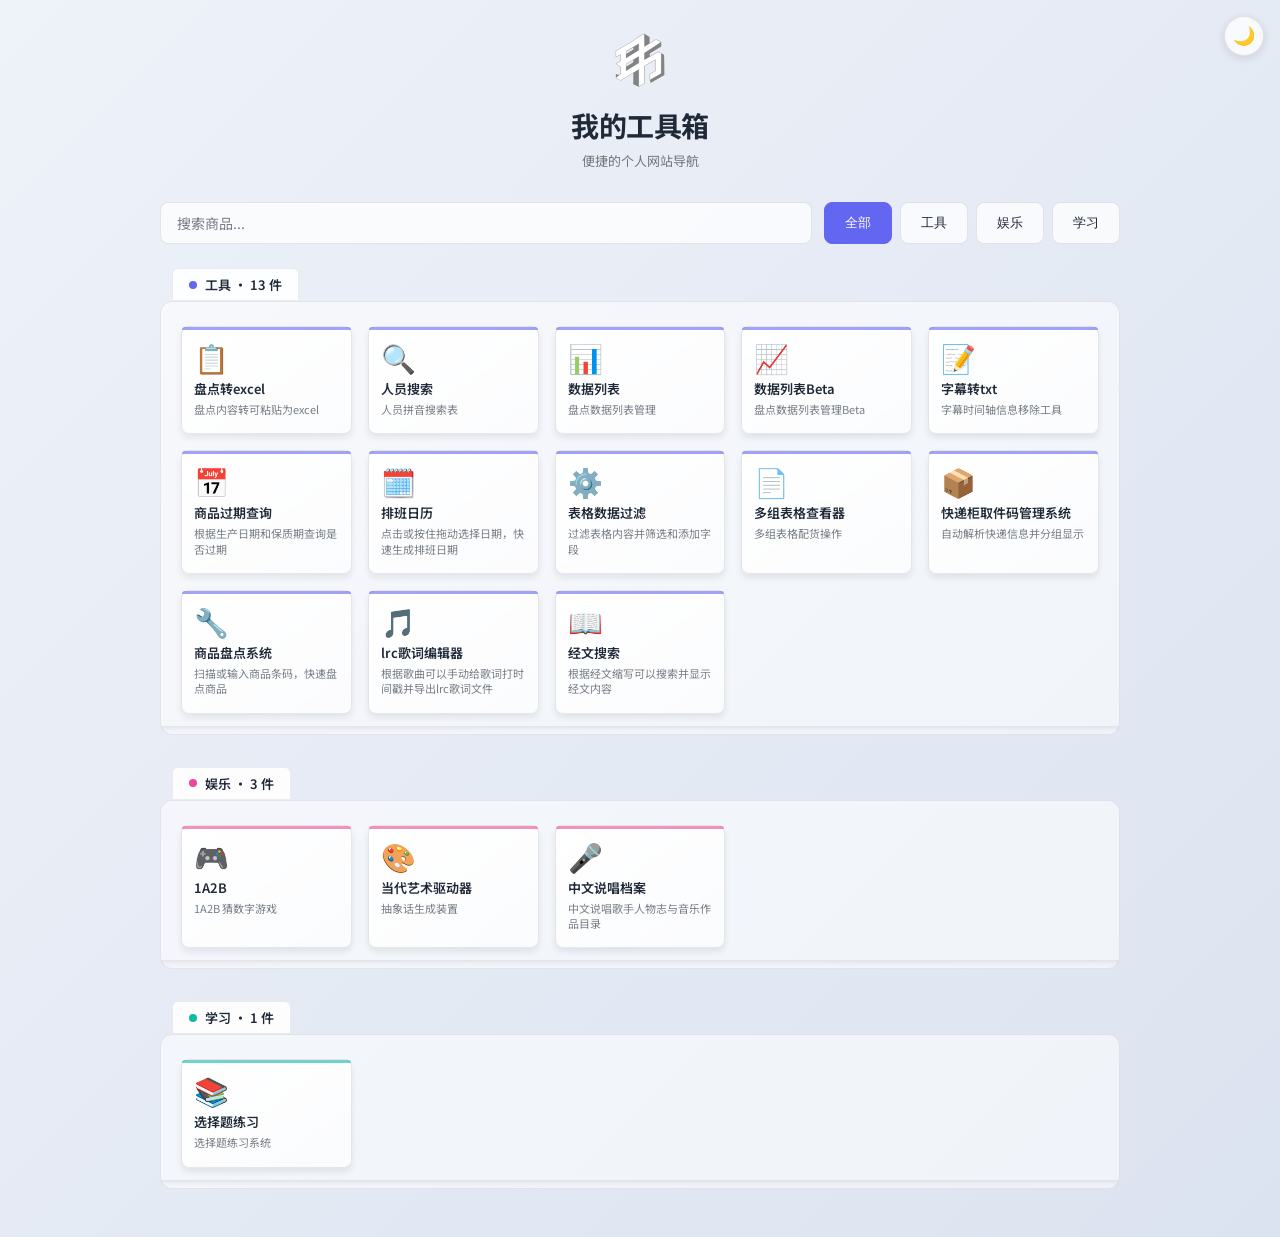
<file: index.html>
<!DOCTYPE html>
<html lang="zh-CN">
<head>
    <meta charset="UTF-8">
    <meta name="viewport" content="width=device-width, initial-scale=1.0">
    <title>我的工具箱</title>
    <link rel="icon" type="image/svg+xml" href="logo.svg">
    <link rel="apple-touch-icon" href="favicon.png">
    <link rel="preconnect" href="https://fonts.googleapis.com">
    <link rel="preconnect" href="https://fonts.gstatic.com" crossorigin>
    <link href="https://fonts.googleapis.com/css2?family=Noto+Sans+SC:wght@400;500;700&display=swap" rel="stylesheet">
    <script>
        // 页面渲染前应用已保存的主题，避免刷新时闪烁（默认浅色）
        (function () {
            try {
                if (localStorage.getItem('theme') === 'dark') {
                    document.documentElement.classList.add('dark');
                }
            } catch (e) {}
        })();
    </script>
    <style>
        * {
            margin: 0;
            padding: 0;
            box-sizing: border-box;
        }

        :root {
            color-scheme: light;
            --bg-gradient-start: #eef2f9;
            --bg-gradient-end: #dce3f0;
            --card-bg: rgba(255, 255, 255, 0.75);
            --card-border: rgba(15, 23, 42, 0.1);
            --text-primary: #1f2937;
            --text-secondary: rgba(31, 41, 55, 0.6);
            --shelf-bg: rgba(255, 255, 255, 0.55);
            --shelf-border: rgba(15, 23, 42, 0.08);
            --shelf-surface: rgba(255, 255, 255, 0.6);
            --shelf-label-bg: rgba(255, 255, 255, 0.9);
            --accent-tools: #6366f1;
            --accent-entertainment: #ec4899;
            --accent-learning: #14b8a6;
            --text-on-accent: #ffffff;
            --input-focus-bg: rgba(255, 255, 255, 0.95);
            --btn-hover-bg: rgba(15, 23, 42, 0.06);
            --toggle-shadow: 0 2px 8px rgba(15, 23, 42, 0.12);
            --shelf-edge-gradient: linear-gradient(to bottom,
                rgba(15, 23, 42, 0.08) 0%,
                rgba(15, 23, 42, 0.02) 50%,
                transparent 100%);
            --product-gradient: linear-gradient(145deg,
                rgba(255, 255, 255, 0.95) 0%,
                rgba(255, 255, 255, 0.65) 100%);
            --product-hover-gradient: linear-gradient(145deg,
                #ffffff 0%,
                rgba(255, 255, 255, 0.8) 100%);
            --product-shadow: 0 4px 6px rgba(15, 23, 42, 0.08),
                inset 0 1px 0 rgba(255, 255, 255, 0.8);
            --product-hover-shadow: 0 8px 16px rgba(15, 23, 42, 0.12),
                inset 0 1px 0 rgba(255, 255, 255, 0.9);
        }

        html.dark {
            color-scheme: dark;
            --bg-gradient-start: #0f0f1e;
            --bg-gradient-end: #1a1a3d;
            --card-bg: rgba(255, 255, 255, 0.05);
            --card-border: rgba(255, 255, 255, 0.1);
            --text-primary: #ffffff;
            --text-secondary: rgba(255, 255, 255, 0.7);
            --shelf-bg: rgba(255, 255, 255, 0.03);
            --shelf-border: rgba(255, 255, 255, 0.06);
            --shelf-surface: rgba(255, 255, 255, 0.02);
            --shelf-label-bg: rgba(255, 255, 255, 0.08);
            --text-on-accent: #ffffff;
            --input-focus-bg: rgba(255, 255, 255, 0.08);
            --btn-hover-bg: rgba(255, 255, 255, 0.1);
            --toggle-shadow: 0 2px 8px rgba(0, 0, 0, 0.4);
            --shelf-edge-gradient: linear-gradient(to bottom,
                rgba(255, 255, 255, 0.08) 0%,
                rgba(255, 255, 255, 0.02) 50%,
                transparent 100%);
            --product-gradient: linear-gradient(145deg,
                rgba(255, 255, 255, 0.06) 0%,
                rgba(255, 255, 255, 0.02) 100%);
            --product-hover-gradient: linear-gradient(145deg,
                rgba(255, 255, 255, 0.1) 0%,
                rgba(255, 255, 255, 0.04) 100%);
            --product-shadow: 0 4px 6px rgba(0, 0, 0, 0.2),
                inset 0 1px 0 rgba(255, 255, 255, 0.05);
            --product-hover-shadow: 0 8px 16px rgba(0, 0, 0, 0.3),
                inset 0 1px 0 rgba(255, 255, 255, 0.1);
        }

        body {
            font-family: 'Noto Sans SC', sans-serif;
            background: linear-gradient(135deg, var(--bg-gradient-start) 0%, var(--bg-gradient-end) 100%);
            min-height: 100vh;
            color: var(--text-primary);
            padding: 16px;
            transition: background 0.3s ease, color 0.3s ease;
        }

        .container {
            max-width: 960px;
            margin: 0 auto;
        }

        header {
            text-align: center;
            margin-bottom: 32px;
            padding-top: 12px;
        }

        .site-logo {
            width: 64px;
            height: 64px;
            border-radius: 16px;
            object-fit: contain;
            margin-bottom: 8px;
        }

        h1 {
            font-size: 28px;
            font-weight: 700;
            margin-bottom: 6px;
            letter-spacing: -0.5px;
        }

        .subtitle {
            font-size: 13px;
            color: var(--text-secondary);
        }

        .toolbar {
            display: flex;
            gap: 12px;
            margin-bottom: 24px;
            flex-wrap: wrap;
        }

        .search-container {
            flex: 1;
            min-width: 200px;
        }

        .search-input {
            width: 100%;
            padding: 10px 16px;
            border: 1px solid var(--card-border);
            background: var(--card-bg);
            color: var(--text-primary);
            border-radius: 8px;
            font-size: 14px;
            font-family: inherit;
            outline: none;
            transition: all 0.3s ease;
        }

        .search-input:focus {
            border-color: var(--accent-tools);
            background: var(--input-focus-bg);
        }

        .search-input::placeholder {
            color: var(--text-secondary);
        }

        .filter-buttons {
            display: flex;
            gap: 8px;
            overflow-x: auto;
            -webkit-overflow-scrolling: touch;
        }

        .filter-buttons::-webkit-scrollbar {
            display: none;
        }

        .filter-btn {
            padding: 10px 20px;
            border: 1px solid var(--card-border);
            background: var(--card-bg);
            color: var(--text-primary);
            border-radius: 8px;
            font-size: 13px;
            font-weight: 500;
            cursor: pointer;
            white-space: nowrap;
            transition: all 0.3s ease;
        }

        .filter-btn:hover {
            background: var(--btn-hover-bg);
        }

        .filter-btn.active {
            background: var(--accent-tools);
            border-color: var(--accent-tools);
            color: var(--text-on-accent);
        }

        .theme-toggle {
            position: fixed;
            top: 16px;
            right: 16px;
            width: 40px;
            height: 40px;
            border-radius: 50%;
            border: 1px solid var(--card-border);
            background: var(--card-bg);
            color: var(--text-primary);
            font-size: 18px;
            line-height: 1;
            cursor: pointer;
            z-index: 100;
            display: flex;
            align-items: center;
            justify-content: center;
            box-shadow: var(--toggle-shadow);
            backdrop-filter: blur(8px);
            -webkit-backdrop-filter: blur(8px);
            transition: all 0.3s ease;
        }

        .theme-toggle:hover {
            background: var(--btn-hover-bg);
            transform: scale(1.08);
        }

        /* 货架样式 */
        .shelf-section {
            margin-bottom: 32px;
        }

        .shelf-label {
            display: inline-flex;
            align-items: center;
            gap: 8px;
            padding: 6px 16px;
            background: var(--shelf-label-bg);
            border: 1px solid var(--shelf-border);
            border-radius: 6px 6px 0 0;
            font-size: 13px;
            font-weight: 600;
            margin-left: 12px;
            position: relative;
            z-index: 2;
        }

        .shelf-label .dot {
            width: 8px;
            height: 8px;
            border-radius: 50%;
        }

        .shelf-label .dot.tools { background: var(--accent-tools); }
        .shelf-label .dot.entertainment { background: var(--accent-entertainment); }
        .shelf-label .dot.learning { background: var(--accent-learning); }

        .shelf {
            background: var(--shelf-bg);
            border: 1px solid var(--shelf-border);
            border-radius: 12px;
            padding: 24px 20px 20px;
            position: relative;
        }

        /* 货架层板效果 */
        .shelf::before {
            content: '';
            position: absolute;
            left: 0;
            right: 0;
            bottom: 0;
            height: 8px;
            background: var(--shelf-edge-gradient);
            border-radius: 0 0 12px 12px;
        }

        .shelf-grid {
            display: grid;
            grid-template-columns: repeat(auto-fill, minmax(140px, 1fr));
            gap: 16px;
            position: relative;
            z-index: 1;
        }

        /* 商品卡片 - 货架上的盒子 */
        .product {
            background: var(--product-gradient);
            border: 1px solid var(--card-border);
            border-radius: 8px;
            padding: 16px 12px;
            cursor: pointer;
            transition: all 0.25s ease;
            position: relative;
            display: flex;
            flex-direction: column;
            height: 100%;
            box-shadow: var(--product-shadow);
        }

        /* 商品顶部标签条 */
        .product::before {
            content: '';
            position: absolute;
            top: 0;
            left: 0;
            right: 0;
            height: 3px;
            border-radius: 8px 8px 0 0;
            opacity: 0.6;
        }

        .product.cat-tools::before { background: var(--accent-tools); }
        .product.cat-entertainment::before { background: var(--accent-entertainment); }
        .product.cat-learning::before { background: var(--accent-learning); }

        .product:hover {
            transform: translateY(-4px);
            background: var(--product-hover-gradient);
            box-shadow: var(--product-hover-shadow);
        }

        .product-icon {
            font-size: 28px;
            margin-bottom: 10px;
            line-height: 1;
        }

        .product-name {
            font-size: 13px;
            font-weight: 600;
            margin-bottom: 4px;
            line-height: 1.3;
        }

        .product-desc {
            font-size: 11px;
            color: var(--text-secondary);
            line-height: 1.4;
            flex: 1;
            display: -webkit-box;
            -webkit-line-clamp: 2;
            -webkit-box-orient: vertical;
            overflow: hidden;
        }

        /* 空货架提示 */
        .empty-shelf {
            text-align: center;
            padding: 48px 20px;
            color: var(--text-secondary);
            font-size: 14px;
        }

        .empty-shelf .icon {
            font-size: 48px;
            margin-bottom: 12px;
            opacity: 0.5;
        }

        a {
            text-decoration: none;
            color: inherit;
            display: block;
        }

        @media (max-width: 640px) {
            body {
                padding: 12px;
            }

            .theme-toggle {
                top: 12px;
                right: 12px;
            }

            h1 {
                font-size: 24px;
            }

            .toolbar {
                flex-direction: column;
            }

            .search-container {
                min-width: 100%;
            }

            .filter-buttons {
                width: 100%;
            }

            .filter-btn {
                flex: 1;
                text-align: center;
            }

            .shelf {
                padding: 20px 12px 16px;
            }

            .shelf-grid {
                grid-template-columns: repeat(2, 1fr);
                gap: 10px;
            }

            .product {
                padding: 12px 10px;
            }

            .product-icon {
                font-size: 24px;
            }

            .product-name {
                font-size: 12px;
            }

            .product-desc {
                font-size: 10px;
            }
        }
    </style>
</head>
<body>
    <button id="themeToggle" class="theme-toggle" type="button" title="切换深色模式" aria-label="切换深色模式">🌙</button>
    <div class="container">
        <header>
            <img src="logo.svg" alt="Logo" class="site-logo">
            <h1>我的工具箱</h1>
            <p class="subtitle">便捷的个人网站导航</p>
        </header>

        <div class="toolbar">
            <div class="search-container">
                <input type="text" class="search-input" placeholder="搜索商品..." id="searchInput">
            </div>

            <div class="filter-buttons">
                <button class="filter-btn active" data-category="all">全部</button>
                <button class="filter-btn" data-category="tools">工具</button>
                <button class="filter-btn" data-category="entertainment">娱乐</button>
                <button class="filter-btn" data-category="learning">学习</button>
            </div>
        </div>

        <div id="shelves"></div>
    </div>

    <script>
        const websites = [
            {name:"盘点转excel", desc:"盘点内容转可粘贴为excel", url:"Inventory-to-Excel/", category:"tools", icon:"📋"},
            {name:"人员搜索", desc:"人员拼音搜索表", url:"zimu-search/", category:"tools", icon:"🔍"},
            {name:"数据列表", desc:"盘点数据列表管理", url:"Quick-inventory-check/", category:"tools", icon:"📊"},
            {name:"1A2B", desc:"1A2B 猜数字游戏", url:"1A2B/", category:"entertainment", icon:"🎮"},
            {name:"数据列表Beta", desc:"盘点数据列表管理Beta", url:"Quick-inventory-checkBata/", category:"tools", icon:"📈"},
            {name:"当代艺术驱动器", desc:"抽象话生成装置", url:"Contemporary-art-driver/", category:"entertainment", icon:"🎨"},
            {name:"选择题练习", desc:"选择题练习系统", url:"viewport/", category:"learning", icon:"📚"},
            {name:"字幕转txt", desc:"字幕时间轴信息移除工具", url:"SrtToTXT/", category:"tools", icon:"📝"},
            {name:"商品过期查询", desc:"根据生产日期和保质期查询是否过期", url:"expiryCheck/", category:"tools", icon:"📅"},
            {name:"排班日历", desc:"点击或按住拖动选择日期，快速生成排班日期", url:"Calendar/", category:"tools", icon:"🗓️"},
            {name:"表格数据过滤", desc:"过滤表格内容并筛选和添加字段", url:"codeItemPro/", category:"tools", icon:"⚙️"},
            {name:"多组表格查看器", desc:"多组表格配货操作", url:"showTable/", category:"tools", icon:"📄"},
            {name:"快递柜取件码管理系统", desc:"自动解析快递信息并分组显示", url:"pickupCode/", category:"tools", icon:"📦"},
            {name:"商品盘点系统", desc:"扫描或输入商品条码，快速盘点商品", url:"ScanCode/", category:"tools", icon:"🔧"},
            {name:"lrc歌词编辑器", desc:"根据歌曲可以手动给歌词打时间戳并导出lrc歌词文件", url:"lrcEditor/", category:"tools", icon:"🎵"},
            {name:"经文搜索", desc:"根据经文缩写可以搜索并显示经文内容", url:"bibleSearch/", category:"tools", icon:"📖"},
            {name:"中文说唱档案", desc:"中文说唱歌手人物志与音乐作品目录", url:"https://rapper.958263.xyz/", category:"entertainment", icon:"🎤"},
        ];

        const categories = [
            { key: 'tools', label: '工具', count: 0 },
            { key: 'entertainment', label: '娱乐', count: 0 },
            { key: 'learning', label: '学习', count: 0 }
        ];

        function renderShelves(filter = 'all', searchTerm = '') {
            const container = document.getElementById('shelves');
            let filtered = filter === 'all' ? websites : websites.filter(w => w.category === filter);

            if (searchTerm) {
                const term = searchTerm.toLowerCase();
                filtered = filtered.filter(w =>
                    w.name.toLowerCase().includes(term) ||
                    w.desc.toLowerCase().includes(term)
                );
            }

            if (filtered.length === 0) {
                container.innerHTML = `
                    <div class="shelf-section">
                        <div class="shelf-label">
                            <span class="dot tools"></span>搜索
                        </div>
                        <div class="shelf">
                            <div class="empty-shelf">
                                <div class="icon">📦</div>
                                <p>货架上没找到相关商品</p>
                            </div>
                        </div>
                    </div>
                `;
                return;
            }

            const shelfData = categories.map(cat => ({
                ...cat,
                items: filtered.filter(w => w.category === cat.key)
            })).filter(shelf => shelf.items.length > 0);

            container.innerHTML = shelfData.map(shelf => `
                <div class="shelf-section">
                    <div class="shelf-label">
                        <span class="dot ${shelf.key}"></span>${shelf.label} · ${shelf.items.length} 件
                    </div>
                    <div class="shelf">
                        <div class="shelf-grid">
                            ${shelf.items.map(site => `
                                <a href="${site.url}" target="_blank" rel="noopener noreferrer">
                                    <div class="product cat-${site.category}">
                                        <div class="product-icon">${site.icon}</div>
                                        <div class="product-name">${site.name}</div>
                                        <div class="product-desc">${site.desc}</div>
                                    </div>
                                </a>
                            `).join('')}
                        </div>
                    </div>
                </div>
            `).join('');
        }

        document.querySelectorAll('.filter-btn').forEach(btn => {
            btn.addEventListener('click', () => {
                document.querySelectorAll('.filter-btn').forEach(b => b.classList.remove('active'));
                btn.classList.add('active');
                const searchTerm = document.getElementById('searchInput').value;
                renderShelves(btn.dataset.category, searchTerm);
            });
        });

        document.getElementById('searchInput').addEventListener('input', function() {
            const activeFilter = document.querySelector('.filter-btn.active').dataset.category;
            renderShelves(activeFilter, this.value);
        });

        // 主题切换：默认浅色，点击在深色/浅色间切换，偏好保存到 localStorage
        const themeToggle = document.getElementById('themeToggle');

        function applyTheme(theme) {
            const isDark = theme === 'dark';
            document.documentElement.classList.toggle('dark', isDark);
            themeToggle.textContent = isDark ? '☀️' : '🌙';
            themeToggle.title = isDark ? '切换浅色模式' : '切换深色模式';
            themeToggle.setAttribute('aria-label', themeToggle.title);
        }

        function getSavedTheme() {
            try {
                return localStorage.getItem('theme') === 'dark' ? 'dark' : 'light';
            } catch (e) {
                return 'light';
            }
        }

        applyTheme(getSavedTheme());

        themeToggle.addEventListener('click', () => {
            const next = document.documentElement.classList.contains('dark') ? 'light' : 'dark';
            try { localStorage.setItem('theme', next); } catch (e) {}
            applyTheme(next);
        });

        renderShelves();
    </script>
</body>
</html>
</file>
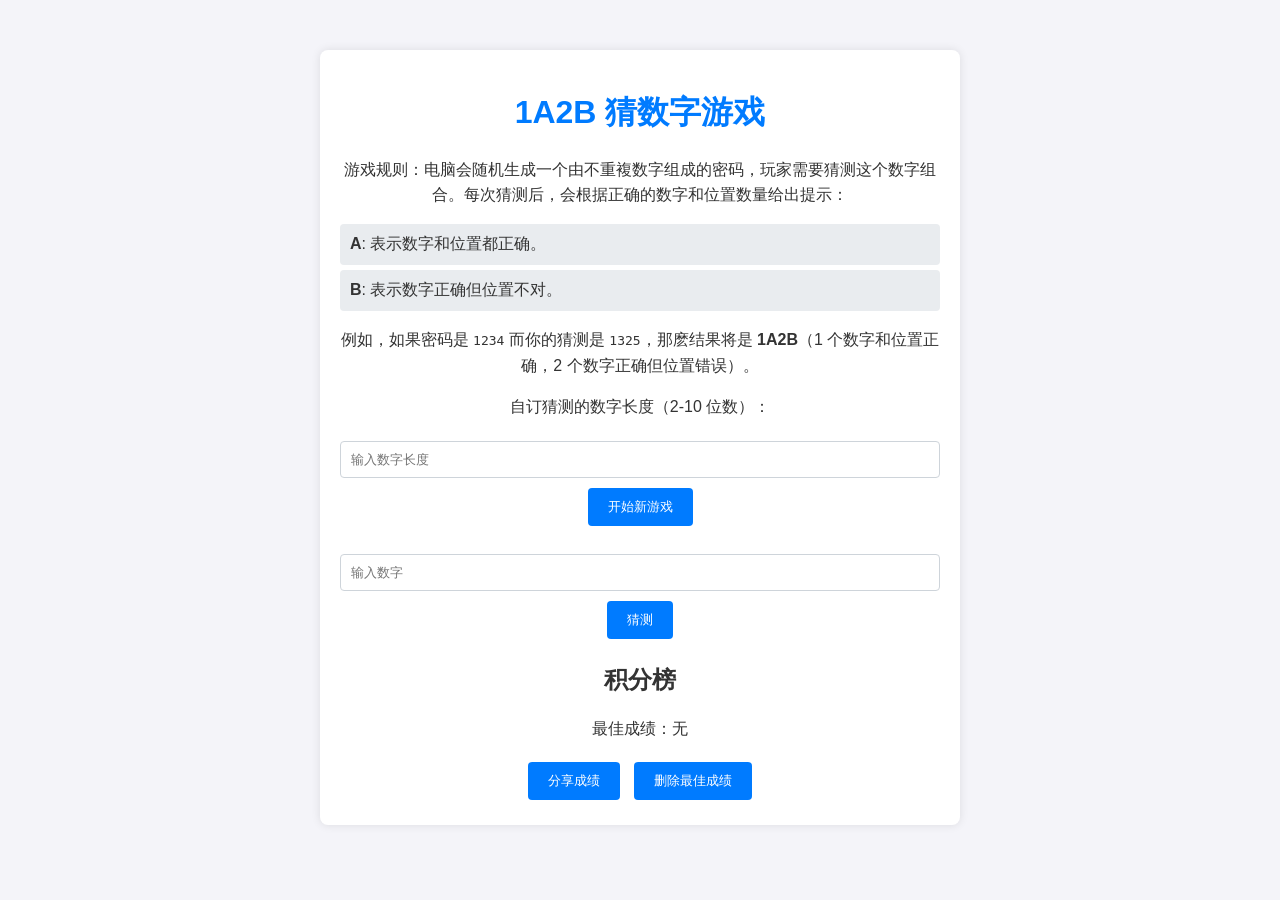
<file: 1A2B/index.html>
<!DOCTYPE html>
<html lang="zh">
<head>
    <meta charset="UTF-8">
    <meta name="viewport" content="width=device-width, initial-scale=1.0">
    <title>1A2B 猜数字游戏</title>
    <!-- SEO Meta Tags -->
    <meta name="description" content="这是一个简单的线上1A2B 猜数字游戏">
    <meta name="keywords" content="快乐又开心的1A2B 猜数字游戏">
    <meta name="robots" content="index, follow">

    <!-- Social Media Meta Tags -->
    <meta property="og:title" content="这是一个简单的线上1A2B 猜数字游戏">
    <meta property="og:description" content="快乐又开心的1A2B 猜数字游戏">
    <meta property="og:type" content="website">

    <!-- Twitter Meta Tags -->
    <meta name="twitter:card" content="summary_large_image">
    <meta name="twitter:title" content="这是一个简单的线上1A2B 猜数字游戏">
    <meta name="twitter:description" content="快乐又开心的1A2B 猜数字游戏">
    <style>
        body { 
            font-family: Arial, sans-serif; 
            text-align: center; 
            margin-top: 50px; 
            background-color: #f4f4f9;
            color: #333;
        }
        .container {
            max-width: 600px;
            margin: 0 auto;
            padding: 20px;
            background-color: #fff;
            border-radius: 8px;
            box-shadow: 0 0 10px rgba(0, 0, 0, 0.1);
        }
        h1 {
            color: #007bff;
        }
        p {
            line-height: 1.6;
        }
        ul {
            list-style-type: none;
            padding: 0;
        }
        li {
            background: #e9ecef;
            margin: 5px 0;
            padding: 10px;
            border-radius: 4px;
        }
        input[type="number"], input[type="text"] {
            width: calc(100% - 22px);
            padding: 10px;
            margin: 5px 0;
            border: 1px solid #ced4da;
            border-radius: 4px;
        }
        button {
            padding: 10px 20px;
            margin: 5px;
            border: none;
            border-radius: 4px;
            cursor: pointer;
            background-color: #007bff;
            color: white;
            transition: background-color 0.3s;
        }
        button:hover {
            background-color: #0056b3;
        }
        @media (max-width: 600px) {
            body {
                margin-top: 20px;
                font-size: 1em;
            }
            .container {
                padding: 15px;
            }
            input, button {
                width: 100%;
                font-size: 1em;
            }
        }
    </style>
</head>
<body>
    <div class="container">
        <h1>1A2B 猜数字游戏</h1>
        <p>游戏规则：电脑会随机生成一个由不重複数字组成的密码，玩家需要猜测这个数字组合。每次猜测后，会根据正确的数字和位置数量给出提示：</p>
        <ul style="text-align: left;">
            <li><strong>A</strong>: 表示数字和位置都正确。</li>
            <li><strong>B</strong>: 表示数字正确但位置不对。</li>
        </ul>
        <p>例如，如果密码是 <code>1234</code> 而你的猜测是 <code>1325</code>，那麽结果将是 <strong>1A2B</strong>（1 个数字和位置正确，2 个数字正确但位置错误）。</p>

        <p>自订猜测的数字长度（2-10 位数）：</p>
        <input type="number" id="digitLength" min="2" max="10" placeholder="输入数字长度">
        <button onclick="startGame()">开始新游戏</button>
        <br><br>
        <input type="text" id="guess" placeholder="输入数字">
        <button onclick="checkGuess()">猜测</button>
        <p id="result"></p>
        <p id="history"></p>
        <h2>积分榜</h2>
        <p id="scoreboard"></p>
        <button onclick="shareScore()">分享成绩</button>
        <button onclick="resetScoreboard()">删除最佳成绩</button>
    </div>

    <script>
        const gameState = {
            answer: '',
            attempts: [],
            digitLength: 0,
            winningDigitLength: null
        };

        const bestScoreData = {
            score: localStorage.getItem("bestScore") || "无",
            digitLength: localStorage.getItem("bestScoreDigitLength") || "无"
        };

        document.getElementById("scoreboard").textContent = 
            bestScoreData.score === "无" 
            ? `最佳成绩：无` 
            : `最佳成绩：${bestScoreData.score} 次（数字长度：${bestScoreData.digitLength} 位）`;

        function updateScoreboard(currentScore) {
            let bestScore = parseInt(localStorage.getItem("bestScore"));
            if (!bestScore || currentScore < bestScore) {
                localStorage.setItem("bestScore", currentScore);
                localStorage.setItem("bestScoreDigitLength", gameState.winningDigitLength);
                document.getElementById("scoreboard").textContent = 
                    `最佳成绩：${currentScore} 次（数字长度：${gameState.winningDigitLength} 位）`;
                alert("恭喜！你创下了新的最佳成绩！");
            }
        }

        function startGame() {
            gameState.digitLength = parseInt(document.getElementById("digitLength").value);
            if (isNaN(gameState.digitLength) || gameState.digitLength < 2 || gameState.digitLength > 10) {
                alert("请输入 2 到 10 之间的数字");
                return;
            }
            gameState.answer = generateAnswer(gameState.digitLength);
            gameState.attempts = [];
            gameState.winningDigitLength = null;

            document.getElementById("result").textContent = "";
            document.getElementById("history").textContent = "";
            document.getElementById("guess").value = "";
            document.getElementById("guess").setAttribute("maxlength", gameState.digitLength);
            document.getElementById("guess").disabled = false;
            document.querySelector('button[onclick="checkGuess()"]').disabled = false;
            alert(`游戏已开始！猜一个 ${gameState.digitLength} 位不重複的数字组合。`);
        }

        function generateAnswer(length) {
            let digits = [];
            while (digits.length < length) {
                let digit = Math.floor(Math.random() * 10);
                if (!digits.includes(digit)) digits.push(digit);
            }
            return digits.join('');
        }

        function checkGuess() {
            let guess = document.getElementById("guess").value;
            if (!/^\d+$/.test(guess) || guess.length !== gameState.answer.length || new Set(guess).size !== guess.length) {
                alert(`请输入 ${gameState.answer.length} 个不同的数字！`);
                return;
            }

            let a = 0, b = 0;
            for (let i = 0; i < gameState.answer.length; i++) {
                if (guess[i] === gameState.answer[i]) {
                    a++;
                } else if (gameState.answer.includes(guess[i])) {
                    b++;
                }
            }

            gameState.attempts.push(`${guess} - ${a}A${b}B`);
            document.getElementById("history").innerHTML = gameState.attempts.join("<br>");

            if (a === gameState.answer.length) {
                document.getElementById("result").textContent = `恭喜！你猜对了！总共用了 ${gameState.attempts.length} 次。`;
                gameState.winningDigitLength = gameState.digitLength;
                updateScoreboard(gameState.attempts.length);
                document.getElementById("guess").disabled = true;
                document.querySelector('button[onclick="checkGuess()"]').disabled = true;
            } else {
                document.getElementById("result").textContent = `${a}A${b}B，继续加油！`;
            }
        }

        function shareScore() {
            if (bestScoreData.score === "无" || bestScoreData.digitLength === "无") {
                alert("你还没有最佳成绩可分享！");
                return;
            }

            let shareText = `我在 1A2B 猜数字游戏中（自订数字长度：${bestScoreData.digitLength} 位）创下了 ${bestScoreData.score} 次的最佳成绩！你能打破我的纪录吗？`;
            let shareUrl = "https://yzwsoul23.github.io/1A2B/"; // 游戏网站连结
            let fullShareText = `${shareText} 快来试试看吧！ ${shareUrl}`;

            // 将分享文本复制到剪贴板
            navigator.clipboard.writeText(fullShareText)
                .then(() => alert("成绩已复制到剪贴板！快去与朋友分享吧！"))
                .catch(() => alert("复制失败，请重试！"));
        }

        function resetScoreboard() {
            if (confirm("确定要删除最佳成绩吗？此操作无法恢复！")) {
                localStorage.removeItem("bestScore");
                localStorage.removeItem("bestScoreDigitLength");
                document.getElementById("scoreboard").textContent = "最佳成绩：无";
                alert("最佳成绩已删除！");
            }
        }

        function handleEnterPress(inputId, callback) {
            document.getElementById(inputId).addEventListener("keypress", function(event) {
                if (event.key === "Enter") {
                    event.preventDefault();
                    callback();
                }
            });
        }

        handleEnterPress("guess", checkGuess);
        handleEnterPress("digitLength", startGame);
    </script>
</body>
</html>
</file>
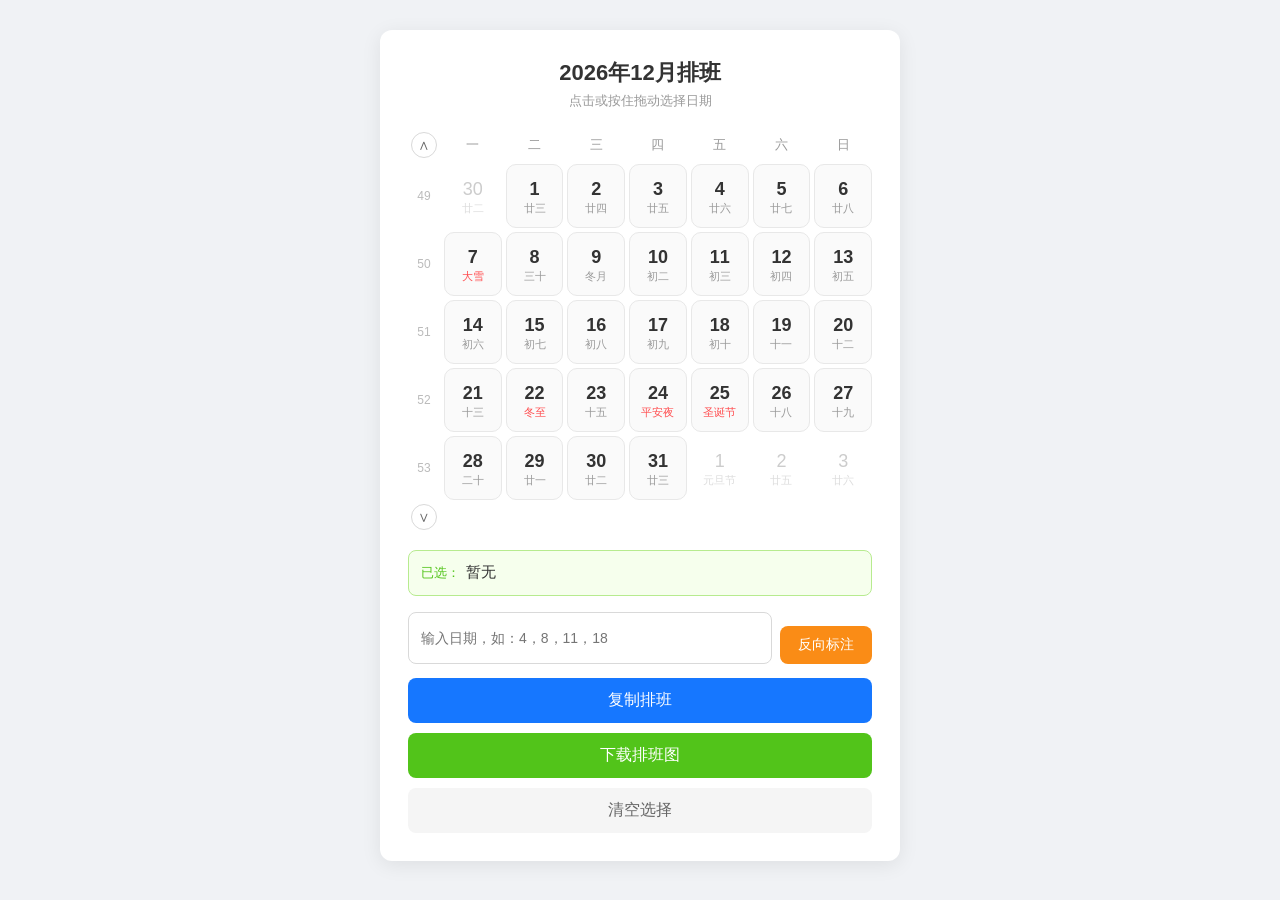
<file: Calendar/index.html>
<!DOCTYPE html>
<html lang="zh-CN">
<head>
<meta charset="UTF-8">
<meta name="viewport" content="width=device-width, initial-scale=1.0">
<title>排班日历</title>
<script src="lunar.js"></script>
<style>
  * { margin: 0; padding: 0; box-sizing: border-box; }
  body {
    font-family: "Microsoft YaHei", "PingFang SC", sans-serif;
    background: #f0f2f5;
    min-height: 100vh;
    display: flex;
    justify-content: center;
    align-items: flex-start;
    padding: 30px 16px;
  }
  .container {
    background: #fff;
    border-radius: 12px;
    box-shadow: 0 4px 20px rgba(0,0,0,.08);
    padding: 28px;
    width: 100%;
    max-width: 520px;
  }
  h1 {
    font-size: 22px;
    text-align: center;
    color: #333;
    margin-bottom: 4px;
  }
  .subtitle {
    text-align: center;
    color: #999;
    font-size: 13px;
    margin-bottom: 20px;
  }
  .cal-grid {
    display: grid;
    grid-template-columns: 32px repeat(7, minmax(0, 1fr));
    gap: 4px;
  }
  .cal-grid .wd {
    text-align: center;
    font-size: 13px;
    color: #999;
    padding: 6px 0;
  }
  /* 左侧周数 */
  .week-num {
    display: flex;
    align-items: center;
    justify-content: center;
    font-size: 12px;
    color: #bbb;
  }
  /* 侧边上下箭头 */
  .nav-corner {
    display: flex;
    align-items: center;
    justify-content: center;
  }
  .nav-corner button {
    width: 26px;
    height: 26px;
    border-radius: 50%;
    border: 1px solid #d9d9d9;
    background: #fff;
    cursor: pointer;
    font-size: 14px;
    line-height: 1;
    color: #666;
    transition: all .15s;
    padding: 0;
  }
  .nav-corner button:hover { border-color: #1677ff; color: #1677ff; }
  .day {
    aspect-ratio: auto;
    min-height: 64px;
    display: flex;
    flex-direction: column;
    align-items: center;
    justify-content: center;
    border-radius: 10px;
    cursor: pointer;
    user-select: none;
    border: 1px solid #e8e8e8;
    background: #fafafa;
    transition: all .15s;
    position: relative;
    padding: 6px 2px 4px;
    gap: 2px;
  }
  .day:hover { border-color: #4096ff; }
  .day.empty { background: transparent; border: none; cursor: default; }
  /* 上月末/下月初的占位日期：灰色、不可选中 */
  .day.other {
    background: transparent;
    border: none;
    cursor: default;
  }
  .day.other .day-num { color: #ccc; font-weight: 400; }
  .day.other .day-lunar { color: #ddd; }
  .day.other:hover { border: none; }
  .day-num {
    font-size: 18px;
    font-weight: 600;
    line-height: 1.2;
    color: #333;
  }
  .day-lunar {
    font-size: 11px;
    color: #999;
    line-height: 1.2;
    white-space: nowrap;
    overflow: hidden;
    text-overflow: ellipsis;
    max-width: 100%;
    padding: 0 1px;
  }
  /* 长节日名自动缩小字号 */
  .day-lunar.long { font-size: 9px; letter-spacing: -0.5px; }
  /* 法定休息日：浅蓝底色 */
  .day.holiday {
    background: #e6f4ff;
    border-color: #91caff;
  }
  .day.holiday .day-num { color: #1677ff; }
  .day.holiday .day-lunar { color: #4096ff; }
  /* 调休上班日 */
  .day.workday {
    background: #fff7e6;
    border-color: #ffd591;
  }
  /* 休/班 角标 */
  .day-badge {
    position: absolute;
    top: -1px;
    right: -1px;
    font-size: 10px;
    width: 18px;
    height: 18px;
    line-height: 18px;
    text-align: center;
    border-radius: 0 10px 0 8px;
    color: #fff;
    font-weight: 500;
  }
  .day-badge.xiu { background: #1677ff; }
  .day-badge.ban { background: #fa8c16; }
  /* 选中态 */
  .day.selected {
    background: #1677ff;
    border-color: #1677ff;
  }
  .day.selected .day-num { color: #fff; }
  .day.selected .day-lunar { color: rgba(255,255,255,.85); }
  .day.selected .day-badge.xiu { background: #fff; color: #1677ff; }
  .day.selected .day-badge.ban { background: #fff; color: #fa8c16; }
  /* 月份切换 */
  .month-nav {
    display: flex;
    align-items: center;
    justify-content: center;
    gap: 14px;
    margin-bottom: 4px;
  }
  .month-nav h1 { margin-bottom: 0; min-width: 180px; }
  .month-nav button {
    width: 34px;
    height: 34px;
    border-radius: 50%;
    border: 1px solid #d9d9d9;
    background: #fff;
    font-size: 18px;
    line-height: 1;
    cursor: pointer;
    color: #666;
    transition: all .15s;
  }
  .month-nav button:hover { border-color: #1677ff; color: #1677ff; }

  /* 节日文字标红 */
  .day-lunar.festival { color: #ff4d4f; }
  .day.selected .day-lunar.festival { color: #fff; }

  .result {
    margin-top: 20px;
    padding: 12px;
    background: #f6ffed;
    border: 1px solid #b7eb8f;
    border-radius: 8px;
    font-size: 15px;
    color: #333;
    min-height: 46px;
    word-break: break-all;
  }
  .result .label { color: #52c41a; font-size: 13px; margin-right: 6px; }
  .btn {
    margin-top: 14px;
    width: 100%;
    padding: 12px;
    font-size: 16px;
    border: none;
    border-radius: 8px;
    cursor: pointer;
    transition: background .15s;
  }
  .reverse-box {
    margin-top: 16px;
    display: flex;
    gap: 8px;
  }
  .reverse-input {
    flex: 1;
    padding: 10px 12px;
    border: 1px solid #d9d9d9;
    border-radius: 8px;
    font-size: 14px;
    outline: none;
    font-family: inherit;
  }
  .reverse-input:focus { border-color: #1677ff; }
  .btn-reverse { background: #fa8c16; color: #fff; white-space: nowrap; width: auto; padding: 10px 18px; font-size: 14px; }
  .btn-reverse:hover { background: #ffa940; }
  .btn-copy { background: #1677ff; color: #fff; }
  .btn-copy:hover { background: #4096ff; }
  .btn-download { background: #52c41a; color: #fff; margin-top: 10px; }
  .btn-download:hover { background: #73d13d; }
  .btn-clear { background: #f5f5f5; color: #666; margin-top: 10px; }
  .btn-clear:hover { background: #e8e8e8; }
  .toast {
    position: fixed;
    top: 40px;
    left: 50%;
    transform: translateX(-50%);
    background: rgba(0,0,0,.75);
    color: #fff;
    padding: 10px 24px;
    border-radius: 20px;
    font-size: 14px;
    opacity: 0;
    pointer-events: none;
    transition: opacity .25s;
  }
  .toast.show { opacity: 1; }
</style>
</head>
<body>
<div class="container">
  <div class="month-nav">
    <h1 id="title"></h1>
  </div>
  <div class="subtitle">点击或按住拖动选择日期</div>
  <div class="cal-grid" id="calGrid"></div>
  <div class="result" id="result"><span class="label">已选：</span>暂无</div>
  <div class="reverse-box">
    <input class="reverse-input" id="reverseInput" placeholder="输入日期，如：4，8，11，18" autocomplete="off">
    <button class="btn btn-reverse" id="reverseBtn">反向标注</button>
  </div>
  <button class="btn btn-copy" id="copyBtn">复制排班</button>
  <button class="btn btn-download" id="downloadBtn">下载排班图</button>
  <button class="btn btn-clear" id="clearBtn">清空选择</button>
</div>
<div class="toast" id="toast"></div>

<script>
  // ===== 法定节假日数据 =====
  // 【更新说明】每年国务院公布后更新，通过 timor.tech API 获取整年数据：
  //   https://timor.tech/api/holiday/year/2027/   ← 把年份换成目标年
  //   支持 HTTP/HTTPS，API 返回 JSON，holiday 字段：true=休，false=班
  //   只需在每年年末获取一次次年数据，手动粘贴到下方 HOLIDAY_MAP
  // key: "YYYY-M-D"（M 为 1-12），value: "xiu"=休息日 / "ban"=调休上班
  const HOLIDAY_MAP = {
    // 2025
    "2025-1-1":"xiu",
    "2025-1-26":"ban","2025-1-28":"xiu","2025-1-29":"xiu","2025-1-30":"xiu","2025-1-31":"xiu","2025-2-1":"xiu","2025-2-2":"xiu","2025-2-3":"xiu","2025-2-4":"xiu","2025-2-8":"ban",
    "2025-4-4":"xiu","2025-4-5":"xiu","2025-4-6":"xiu",
    "2025-4-27":"ban","2025-5-1":"xiu","2025-5-2":"xiu","2025-5-3":"xiu","2025-5-4":"xiu","2025-5-5":"xiu",
    "2025-5-31":"xiu","2025-6-1":"xiu","2025-6-2":"xiu",
    "2025-9-28":"ban","2025-10-1":"xiu","2025-10-2":"xiu","2025-10-3":"xiu","2025-10-4":"xiu","2025-10-5":"xiu","2025-10-6":"xiu","2025-10-7":"xiu","2025-10-8":"xiu","2025-10-11":"ban",
    // 2026
    "2026-1-1":"xiu","2026-1-2":"xiu","2026-1-3":"xiu","2026-1-4":"ban",
    "2026-2-14":"ban","2026-2-15":"xiu","2026-2-16":"xiu","2026-2-17":"xiu","2026-2-18":"xiu","2026-2-19":"xiu","2026-2-20":"xiu","2026-2-21":"xiu","2026-2-22":"xiu","2026-2-23":"xiu","2026-2-28":"ban",
    "2026-4-4":"xiu","2026-4-5":"xiu","2026-4-6":"xiu",
    "2026-5-1":"xiu","2026-5-2":"xiu","2026-5-3":"xiu","2026-5-4":"xiu","2026-5-5":"xiu","2026-5-9":"ban",
    "2026-6-19":"xiu","2026-6-20":"xiu","2026-6-21":"xiu",
    "2026-9-20":"ban","2026-9-25":"xiu","2026-9-26":"xiu","2026-9-27":"xiu",
    "2026-10-1":"xiu","2026-10-2":"xiu","2026-10-3":"xiu","2026-10-4":"xiu","2026-10-5":"xiu","2026-10-6":"xiu","2026-10-7":"xiu","2026-10-10":"ban",
  };

  // 月份状态：默认规则——当天≤20号显示当月，>20号显示下月
  const _now = new Date();
  const _d = _now.getDate();
  let viewYear = _now.getFullYear();
  let viewMonth = _now.getMonth(); // 0-based
  if (_d > 20) {
    viewMonth++;
    if (viewMonth > 11) { viewMonth = 0; viewYear++; }
  }

  let daysInMonth = 0;
  let firstWeekday = 0;

  // 长节日名缩写映射
  const FESTIVAL_SHORT = {
    '中国人民警察节': '警察节',
    '国际劳动节': '劳动节',
    '五四青年节': '青年节',
    '国际儿童节': '儿童节',
    '中国共产党诞辰': '建党节',
    '中国人民解放军建军节': '建军节',
    '中华人民共和国国庆节': '国庆节',
    '南京大屠杀纪念日': '公祭日',
  };

  // 截断过长的节日名：优先查映射，否则按字符截断
  function shortenFestival(name) {
    if (FESTIVAL_SHORT[name]) return FESTIVAL_SHORT[name];
    if (name.length <= 4) return name;
    // 去掉常见前缀再截断
    const stripped = name.replace(/^(世界|国际|全国|中国)/, '');
    if (stripped.length <= 4 && stripped.length >= 2) return stripped;
    return name.slice(0, 4);
  }

  // ===== 农历/节日工具（y/m/d 公历） =====
  function getDayInfo(d, y, m) {
    y = y === undefined ? viewYear : y;
    m = m === undefined ? viewMonth : m;
    const solar = Solar.fromYmd(y, m + 1, d);
    const lunar = solar.getLunar();
    const key = y + '-' + (m + 1) + '-' + d;
    const holidayType = HOLIDAY_MAP[key] || null;

    // 显示文本优先级：阳历节日 > 阴历节日 > 节气 > 农历日期
    let text = '';
    let isFestival = false;
    const solarFestivals = solar.getFestivals();
    const lunarFestivals = lunar.getFestivals();
    const jieqi = lunar.getJieQi();

    if (solarFestivals.length) {
      text = shortenFestival(solarFestivals[0]);
      isFestival = true;
    } else if (lunarFestivals.length) {
      text = shortenFestival(lunarFestivals[0]);
      isFestival = true;
    } else if (jieqi) {
      text = jieqi;
      isFestival = true;
    } else {
      // 农历初一显示月份名
      text = lunar.getDay() === 1 ? lunar.getMonthInChinese() + '月' : lunar.getDayInChinese();
    }

    return { text, isFestival, holidayType };
  }

  const daysEl = document.getElementById('calGrid');
  const resultEl = document.getElementById('result');
  const selected = new Set();

  let isDragging = false;
  let dragSelect = true;

  function applyDrag(cell, d) {
    if (dragSelect && !selected.has(d)) {
      selected.add(d);
      cell.classList.add('selected');
      renderResult();
    } else if (!dragSelect && selected.has(d)) {
      selected.delete(d);
      cell.classList.remove('selected');
      renderResult();
    }
  }

  // 计算 ISO 周数
  function getWeekNumber(y, m, d) {
    const date = new Date(Date.UTC(y, m, d));
    const dayNum = (date.getUTCDay() + 6) % 7;
    date.setUTCDate(date.getUTCDate() - dayNum + 3);
    const firstThursday = new Date(Date.UTC(date.getUTCFullYear(), 0, 4));
    return Math.round(((date - firstThursday) / 86400000 - 3 + ((firstThursday.getUTCDay() + 6) % 7)) / 7) + 1;
  }

  function renderCalendar() {
    daysInMonth = new Date(viewYear, viewMonth + 1, 0).getDate();
    firstWeekday = (new Date(viewYear, viewMonth, 1).getDay() + 6) % 7;
    document.getElementById('title').textContent = viewYear + '年' + (viewMonth + 1) + '月排班';

    const grid = document.getElementById('calGrid');
    grid.innerHTML = '';

    // 第一行：上箭头 + 星期头
    const prevNav = document.createElement('div');
    prevNav.className = 'nav-corner';
    prevNav.innerHTML = '<button id="prevMonthBtn" title="上个月">&#8743;</button>';
    grid.appendChild(prevNav);
    ['一','二','三','四','五','六','日'].forEach(w => {
      const el = document.createElement('div');
      el.className = 'wd';
      el.textContent = w;
      grid.appendChild(el);
    });

    // 生成当月所有格子数据：{ d, y, m, other }
    const prevMonthDays = new Date(viewYear, viewMonth, 0).getDate();
    const prevY = viewMonth === 0 ? viewYear - 1 : viewYear;
    const prevM = viewMonth === 0 ? 11 : viewMonth - 1;
    const nextY = viewMonth === 11 ? viewYear + 1 : viewYear;
    const nextM = viewMonth === 11 ? 0 : viewMonth + 1;
    const totalCells = firstWeekday + daysInMonth;
    const trailCount = totalCells % 7 === 0 ? 0 : 7 - (totalCells % 7);

    const cells = [];
    for (let i = 0; i < firstWeekday; i++) {
      cells.push({ d: prevMonthDays - firstWeekday + 1 + i, y: prevY, m: prevM, other: true });
    }
    for (let d = 1; d <= daysInMonth; d++) {
      cells.push({ d: d, y: viewYear, m: viewMonth, other: false });
    }
    for (let d = 1; d <= trailCount; d++) {
      cells.push({ d: d, y: nextY, m: nextM, other: true });
    }

    // 按周分行渲染：周数 + 7 天
    const weekCount = cells.length / 7;
    for (let w = 0; w < weekCount; w++) {
      const first = cells[w * 7];
      const weekNum = getWeekNumber(first.y, first.m, first.d);
      const wn = document.createElement('div');
      wn.className = 'week-num';
      wn.textContent = weekNum;
      grid.appendChild(wn);

      for (let i = w * 7; i < w * 7 + 7; i++) {
        const c = cells[i];
        const info = getDayInfo(c.d, c.y, c.m);
        const cell = document.createElement('div');

        if (c.other) {
          cell.className = 'day other';
          cell.innerHTML = '<span class="day-num">' + c.d + '</span>'
            + '<span class="day-lunar">' + info.text + '</span>';
          grid.appendChild(cell);
          continue;
        }

        const d = c.d;
        cell.className = 'day';
        if (info.holidayType === 'xiu') cell.classList.add('holiday');
        if (info.holidayType === 'ban') cell.classList.add('workday');

        let html = '';
        if (info.holidayType) {
          html += '<span class="day-badge ' + info.holidayType + '">' + (info.holidayType === 'xiu' ? '休' : '班') + '</span>';
        }
        html += '<span class="day-num">' + d + '</span>';
        html += '<span class="day-lunar' + (info.isFestival ? ' festival' : '') + '">' + info.text + '</span>';
        cell.innerHTML = html;

        cell.addEventListener('mousedown', (e) => {
          e.preventDefault();
          isDragging = true;
          dragSelect = !selected.has(d);
          applyDrag(cell, d);
        });
        cell.addEventListener('mouseenter', () => {
          if (isDragging) applyDrag(cell, d);
        });
        cell.addEventListener('touchstart', () => {
          isDragging = true;
          dragSelect = !selected.has(d);
          applyDrag(cell, d);
        }, { passive: true });
        grid.appendChild(cell);
      }
    }

    // 最后一行：下箭头
    const nextNav = document.createElement('div');
    nextNav.className = 'nav-corner';
    nextNav.innerHTML = '<button id="nextMonthBtn" title="下个月">&#8744;</button>';
    grid.appendChild(nextNav);

    // 绑定上下月按钮
    document.getElementById('prevMonthBtn').addEventListener('click', () => switchMonth(-1));
    document.getElementById('nextMonthBtn').addEventListener('click', () => switchMonth(1));
  }

  renderCalendar();

  // 月份切换
  function switchMonth(offset) {
    viewMonth += offset;
    if (viewMonth < 0) { viewMonth = 11; viewYear--; }
    if (viewMonth > 11) { viewMonth = 0; viewYear++; }
    selected.clear();
    renderResult();
    renderCalendar();
  }

  document.getElementById('calGrid').addEventListener('touchmove', (e) => {
    if (!isDragging) return;
    e.preventDefault();
    const t = e.touches[0];
    const el = document.elementFromPoint(t.clientX, t.clientY);
    if (el && el.classList.contains('day') && !el.classList.contains('other')) {
      const num = el.querySelector('.day-num');
      if (num) applyDrag(el, Number(num.textContent));
    }
  }, { passive: false });

  document.addEventListener('mouseup', () => isDragging = false);
  document.addEventListener('touchend', () => isDragging = false);

  function getSorted() {
    return [...selected].sort((a, b) => a - b);
  }

  function renderResult() {
    const list = getSorted();
    resultEl.innerHTML = list.length
      ? '<span class="label">已选 ' + list.length + ' 天：</span>' + list.join('，')
      : '<span class="label">已选：</span>暂无';
  }

  function showToast(msg) {
    const toast = document.getElementById('toast');
    toast.textContent = msg;
    toast.classList.add('show');
    setTimeout(() => toast.classList.remove('show'), 1800);
  }

  document.getElementById('copyBtn').addEventListener('click', async () => {
    const list = getSorted();
    if (!list.length) { showToast('请先选择日期'); return; }
    const text = list.join('，');
    try {
      await navigator.clipboard.writeText(text);
      showToast('已复制：' + text);
    } catch (e) {
      const ta = document.createElement('textarea');
      ta.value = text;
      document.body.appendChild(ta);
      ta.select();
      document.execCommand('copy');
      document.body.removeChild(ta);
      showToast('已复制：' + text);
    }
  });

  document.getElementById('clearBtn').addEventListener('click', () => {
    selected.clear();
    document.querySelectorAll('.day.selected').forEach(el => el.classList.remove('selected'));
    renderResult();
  });

  document.getElementById('reverseBtn').addEventListener('click', () => {
    const raw = document.getElementById('reverseInput').value.trim();
    if (!raw) { showToast('请输入日期'); return; }
    const nums = raw.match(/\d+/g);
    if (!nums) { showToast('未识别到日期数字'); return; }
    const invalid = [];
    const valid = [];
    nums.forEach(n => {
      const d = Number(n);
      if (d >= 1 && d <= daysInMonth) { valid.push(d); } else { invalid.push(d); }
    });
    selected.clear();
    document.querySelectorAll('.day.selected').forEach(el => el.classList.remove('selected'));
    valid.forEach(d => {
      selected.add(d);
      document.querySelectorAll('.day:not(.other)').forEach(cell => {
        const numEl = cell.querySelector('.day-num');
        if (numEl && Number(numEl.textContent) === d) cell.classList.add('selected');
      });
    });
    renderResult();
    if (invalid.length) {
      showToast('已标注 ' + valid.length + ' 天，' + invalid.length + ' 个无效日期被忽略');
    } else {
      showToast('已标注 ' + valid.length + ' 天');
    }
  });

  document.getElementById('reverseInput').addEventListener('keydown', (e) => {
    if (e.key === 'Enter') document.getElementById('reverseBtn').click();
  });

  // ===== 下载排班图 =====
  document.getElementById('downloadBtn').addEventListener('click', () => {
    // 1:1 方形排班图：白色卡片 + 大日期数字
    const scale = 2;
    const S = 1000;                       // 逻辑边长
    const font = '"Microsoft YaHei", "PingFang SC", sans-serif';
    const BLUE = '#3f83f8', INK = '#222', GRAY = '#c9ced6';

    const cv = document.createElement('canvas');
    cv.width = S * scale;
    cv.height = S * scale;
    const ctx = cv.getContext('2d');
    ctx.scale(scale, scale);

    // 白色卡片（无圆角）
    ctx.fillStyle = '#ffffff';
    ctx.fillRect(0, 0, S, S);

    const padL = 45, padR = 45;           // 卡片内边距
    const gridW = S - padL - padR;
    const cellW = gridW / 7;

    // 标题：X月
    ctx.textAlign = 'left';
    ctx.textBaseline = 'middle';
    ctx.fillStyle = INK;
    ctx.font = 'bold 60px ' + font;
    ctx.fillText((viewMonth + 1) + '月', padL, 90);

    // 星期头
    const weekY = 160;
    ctx.textAlign = 'center';
    ctx.font = 'bold 52px ' + font;
    ctx.fillStyle = INK;
    ['一','二','三','四','五','六','日'].forEach((w, i) => {
      ctx.fillText(w, padL + i * cellW + cellW / 2, weekY);
    });

    // 日期网格（间距紧凑）
    const gridTop = 220, gridBottom = S - 45;
    const trail = (firstWeekday + daysInMonth) % 7 === 0 ? 0 : 7 - (firstWeekday + daysInMonth) % 7;
    const rows = (firstWeekday + daysInMonth + trail) / 7;
    const cellH = (gridBottom - gridTop) / rows;

    const prevMDays = new Date(viewYear, viewMonth, 0).getDate();

    for (let r = 0; r < rows; r++) {
      for (let c = 0; c < 7; c++) {
        const idx = r * 7 + c;
        const cx = padL + c * cellW + cellW / 2;
        const cy = gridTop + r * cellH + cellH / 2;
        ctx.font = 'bold 60px ' + font;

        if (idx < firstWeekday) {          // 上月末
          ctx.fillStyle = GRAY;
          ctx.fillText(prevMDays - firstWeekday + 1 + idx, cx, cy);
          continue;
        }
        if (idx >= firstWeekday + daysInMonth) {  // 下月初
          ctx.fillStyle = GRAY;
          ctx.fillText(idx - (firstWeekday + daysInMonth) + 1, cx, cy);
          continue;
        }

        const d = idx - firstWeekday + 1;
        ctx.fillStyle = selected.has(d) ? BLUE : INK;  // 排班选中：蓝字
        ctx.fillText(d, cx, cy);
      }
    }

    cv.toBlob((blob) => {
      const url = URL.createObjectURL(blob);
      const a = document.createElement('a');
      a.href = url;
      a.download = viewYear + '年' + (viewMonth + 1) + '月排班.png';
      a.click();
      URL.revokeObjectURL(url);
      showToast('图片已下载');
    });
  });
</script>
</body>
</html>
</file>
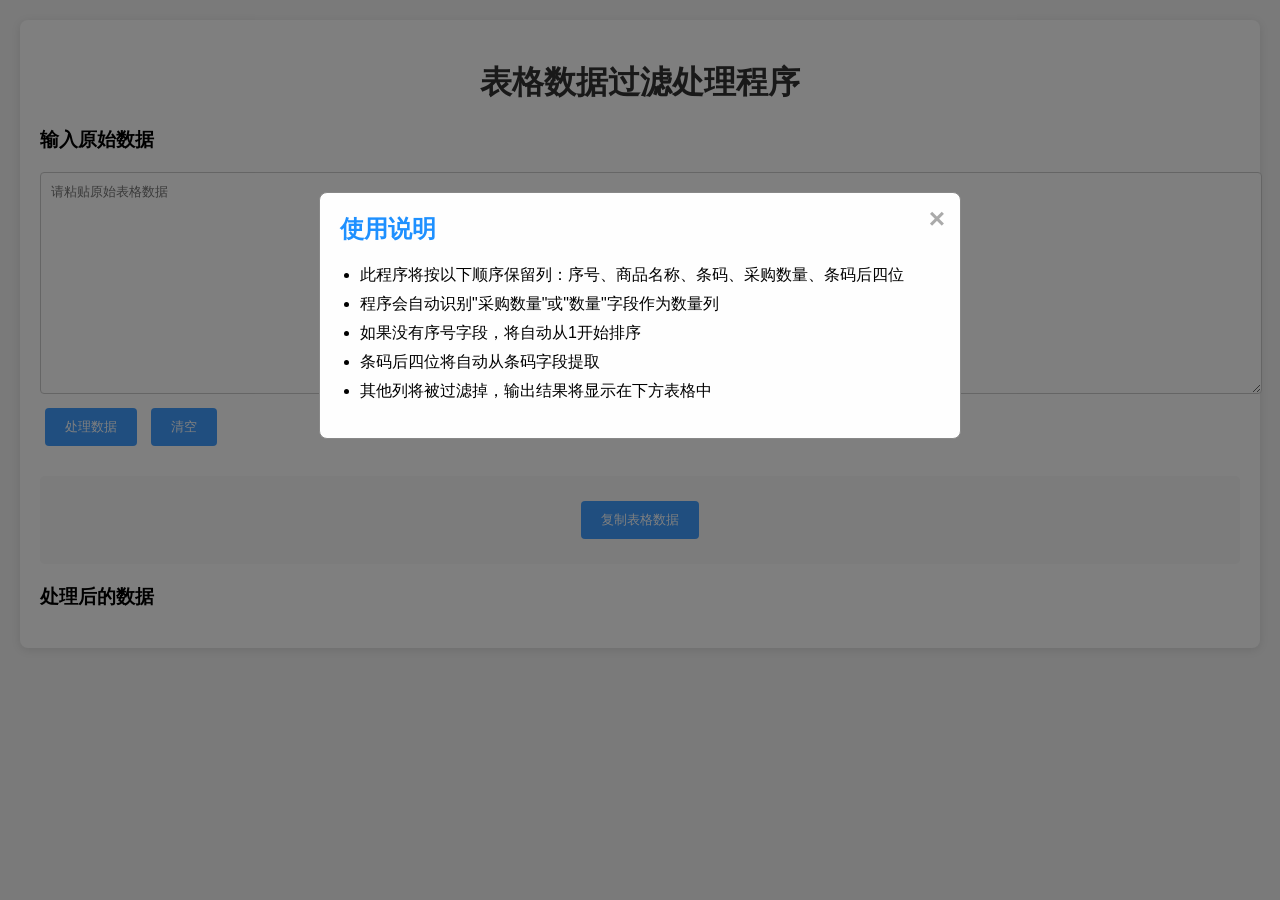
<file: codeItemPro/index.html>
<!DOCTYPE html>
<html lang="zh-CN">
<head>
    <meta charset="UTF-8">
    <meta name="viewport" content="width=device-width, initial-scale=1.0">
    <title>表格数据过滤处理</title>
    <style>
        body {
            font-family: Arial, sans-serif;
            margin: 20px;
            background-color: #f5f5f5;
        }
        .container {
            max-width: 1200px;
            margin: 0 auto;
            background-color: white;
            padding: 20px;
            border-radius: 8px;
            box-shadow: 0 2px 10px rgba(0,0,0,0.1);
        }
        h1 {
            text-align: center;
            color: #333;
        }
        table {
            width: 100%;
            border-collapse: collapse;
            margin: 20px 0;
        }
        th, td {
            border: 1px solid #ddd;
            padding: 10px;
            text-align: left;
        }
        tr:nth-child(even) {
            background-color: #f2f2f2;
        }
        .input-section {
            margin-bottom: 20px;
        }
        textarea {
            width: 100%;
            height: 200px;
            padding: 10px;
            border: 1px solid #ccc;
            border-radius: 4px;
            font-family: monospace;
        }
        button {
            background-color: #409EFF;
            color: white;
            padding: 10px 20px;
            border: none;
            border-radius: 4px;
            cursor: pointer;
            margin: 10px 5px;
        }
        button:hover {
            background-color: #3393FF;
        }
        .output-section {
            margin-top: 20px;
        }
        .copy-section {
            margin-top: 20px;
            padding: 15px;
            background-color: #f9f9f9;
            border-radius: 5px;
            text-align: center;
        }
		/* 悬浮窗口样式 */
        .modal {
            display: block;
            position: fixed;
            z-index: 1000;
            left: 0;
            top: 0;
            width: 100%;
            height: 100%;
            background-color: rgba(0,0,0,0.5);
        }
        .modal-content {
            background-color: #fefefe;
            margin: 15% auto;
            padding: 20px;
            border: 1px solid #888;
            width: 80%;
            max-width: 600px;
            border-radius: 8px;
            position: relative;
        }
        .close {
            color: #aaa;
            float: right;
            font-size: 28px;
            font-weight: bold;
            cursor: pointer;
            position: absolute;
            right: 15px;
            top: 10px;
        }
        .close:hover,
        .close:focus {
            color: black;
        }
        .modal h2 {
            margin-top: 0;
            color: #1E90FF	;
        }
        .modal ul {
            padding-left: 20px;
        }
        .modal li {
            margin-bottom: 8px;
        }
    </style>
</head>
<body>
    <div class="container">
        <h1>表格数据过滤处理程序</h1>
        
        <div class="input-section">
            <h3>输入原始数据</h3>
            <textarea id="inputData" placeholder="请粘贴原始表格数据"></textarea>
            <button onclick="processData()">处理数据</button>
            <button onclick="clearData()">清空</button>
        </div>
        
        <div class="copy-section">
            <button onclick="copyRawData()">复制表格数据</button>
        </div>
        
        <div class="output-section">
            <h3>处理后的数据</h3>
            <div id="outputTable"></div>
        </div>
    </div>
	<div id="toast" style="
		position: fixed;
		bottom: 20px;
		left: 50%;
		transform: translateX(-50%) translateY(40px);
		background: #4CAF50;
		color: white;
		padding: 12px 24px;
		border-radius: 8px;
		font-size: 16px;
		box-shadow: 0 4px 12px rgba(0,0,0,0.15);
		opacity: 0;
		transition: opacity 0.3s ease, transform 0.3s ease;
		z-index: 10000;
		pointer-events: none;">
	</div>
	<!-- 悬浮说明窗口 -->
    <div id="instructionsModal" class="modal">
        <div class="modal-content">
            <span class="close" onclick="closeModal()">&times;</span>
            <h2>使用说明</h2>
            <ul>
                <li>此程序将按以下顺序保留列：序号、商品名称、条码、采购数量、条码后四位</li>
                <li>程序会自动识别"采购数量"或"数量"字段作为数量列</li>
                <li>如果没有序号字段，将自动从1开始排序</li>
                <li>条码后四位将自动从条码字段提取</li>
                <li>其他列将被过滤掉，输出结果将显示在下方表格中</li>
            </ul>
        </div>
    </div>

    <script>
        let processedData = [];
		
		// 页面加载完成后自动处理默认数据并显示说明窗口
        window.onload = function() {
            document.getElementById('instructionsModal').style.display = 'block';
        };
        
        function closeModal() {
            document.getElementById('instructionsModal').style.display = 'none';
        }
        
        function processData() {
            const inputData = document.getElementById('inputData').value;
            const lines = inputData.split('\n');
            
            if (lines.length < 2) {
                alert('请输入有效的表格数据');
                return;
            }
            
            // 解析表头
            const headers = lines[0].split('\t');
            
            // 找到需要保留的列索引，支持"采购数量"或"数量"
            const hasSeqNo = headers.includes('序号');
            const columnIndex = {
                '序号': headers.indexOf('序号'),
                '商品名称': headers.indexOf('商品名称'),
                '条码': headers.indexOf('商品条码') !== -1 ? headers.indexOf('商品条码') : headers.indexOf('条码'),
                '采购数量': headers.indexOf('采购数量') !== -1 ? headers.indexOf('采购数量') : headers.indexOf('数量'),
                '规格': headers.indexOf('规格')
            };
            
            // 存储处理后的数据
            processedData = [];
            
            // 构建结果表格
            let resultHtml = '<table><thead><tr>';
            resultHtml += '<th>条码</th><th>序号</th><th>商品名称</th><th>四位</th><th>采购数量</th>';
            resultHtml += '</tr></thead><tbody>';
            
            // 处理每一行数据
            for (let i = 1; i < lines.length; i++) {
                if (lines[i].trim() === '') continue;
                
                const row = lines[i].split('\t');
                
                // 按照指定顺序提取数据
                let seqNo = '';
                if (hasSeqNo && columnIndex['序号'] !== -1) {
                    seqNo = row[columnIndex['序号']] || '';
                } else {
                    seqNo = i; // 如果没有序号字段，自动从1开始排序
                }
                
                const barcode = (row[columnIndex['条码']] || '').replace(/\./g, '');
                const productName = (row[columnIndex['商品名称']] || '').replace(/\./g, '');
                const lastFourDigits = barcode.length >= 4 ? barcode.slice(-4) : barcode;
                
                const orderedData = [
					`'${barcode}`,
                    seqNo,
                    productName,
                    `'${lastFourDigits}`,
                    row[columnIndex['采购数量']] || ''
                ];
                
                processedData.push(orderedData);
                
                resultHtml += '<tr>';
                orderedData.forEach(cell => {
                    resultHtml += `<td>${cell}</td>`;
                });
                resultHtml += '</tr>';
            }
            
            resultHtml += '</tbody></table>';
            document.getElementById('outputTable').innerHTML = resultHtml;
        }
        
        function clearData() {
            document.getElementById('inputData').value = '';
            document.getElementById('outputTable').innerHTML = '';
            processedData = [];
        }
        function copyRawData() {
            if (processedData.length === 0) {
                alert('请先处理数据');
                return;
            }
            
            let rawContent = '';
            processedData.forEach(row => {
                rawContent += row.join('\t') + '\n';
            });
            
            copyToClipboard(rawContent);
            showToast('表格数据已复制到剪贴板！');
        }
        
        function copyToClipboard(text) {
            const textArea = document.createElement('textarea');
            textArea.value = text;
            document.body.appendChild(textArea);
            textArea.select();
            document.execCommand('copy');
            document.body.removeChild(textArea);
        }
		function showToast(message = '操作成功') {
			const toast = document.getElementById('toast');
			if (!toast) return;
			
			// 更新文字
			toast.textContent = message;
			
			// 显示动画
			toast.style.opacity = '1';
			toast.style.transform = 'translateX(-50%) translateY(0)';
			
			// 2秒后自动隐藏
			setTimeout(() => {
				toast.style.opacity = '0';
				toast.style.transform = 'translateX(-50%) translateY(40px)';
			}, 2000);
		}
        
    </script>
</body>
</html>
</file>
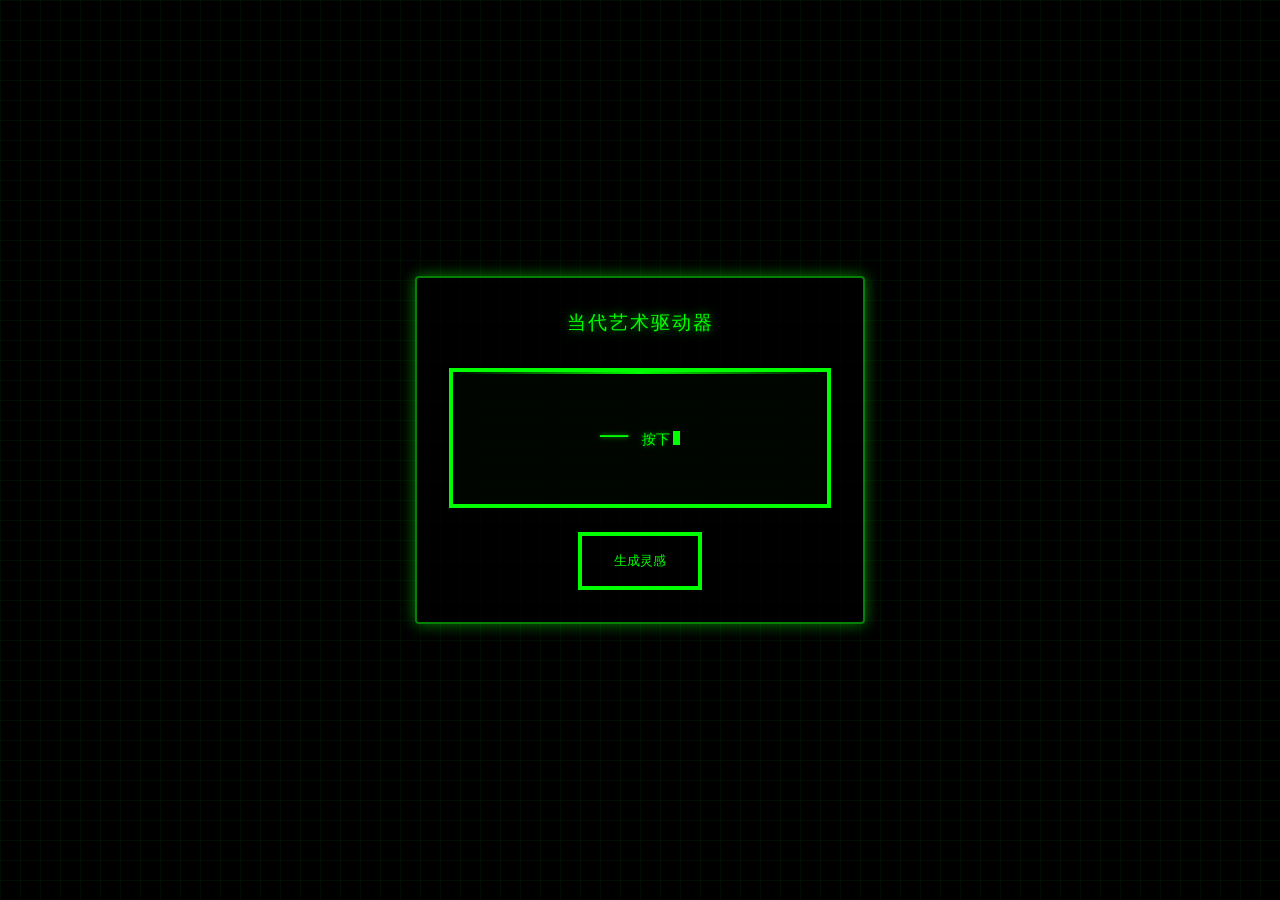
<file: Contemporary-art-driver/index.html>
<!DOCTYPE html>
<html lang="zh-CN">
<head>
  <meta charset="UTF-8">
  <meta name="viewport" content="width=device-width, initial-scale=1.0, maximum-scale=1.0, user-scalable=no">
  <title>当代艺术驱动器 · 本地版</title>
  <!-- Pixel font from Google Fonts -->
  <link href="https://fonts.googleapis.com/css2?family=Press+Start+2P&display=swap" rel="stylesheet">
  <style>
    body {
      margin: 0;
      height: 100vh;
      display: flex;
      align-items: center;
      justify-content: center;
      background: #000;
      color: #0f0;
      font-family: 'Press Start 2P', monospace;
      flex-direction: column;
      overflow: hidden;
      position: relative;
    }
    
    /* 添加背景网格效果 */
    body::before {
      content: '';
      position: absolute;
      top: 0;
      left: 0;
      right: 0;
      bottom: 0;
      background: 
        linear-gradient(rgba(15, 255, 15, 0.05) 1px, transparent 1px),
        linear-gradient(90deg, rgba(15, 255, 15, 0.05) 1px, transparent 1px);
      background-size: 20px 20px;
      z-index: -1;
    }
    
    .container {
      display: flex;
      flex-direction: column;
      align-items: center;
      padding: 2rem;
      border: 2px solid rgba(15, 255, 15, 0.5);
      background-color: rgba(0, 0, 0, 0.7);
      box-shadow: 0 0 15px rgba(15, 255, 15, 0.5);
      border-radius: 4px;
      animation: pulse 4s infinite alternate;
      width: 90%;
      max-width: 450px;
      box-sizing: border-box;
    }
    
    @keyframes pulse {
      0% { box-shadow: 0 0 15px rgba(15, 255, 15, 0.5); }
      100% { box-shadow: 0 0 30px rgba(15, 255, 15, 0.8); }
    }
    
    #display {
      width: 100%;
      height: 140px;
      border: 4px solid #0f0;
      display: flex;
      align-items: center;
      justify-content: center;
      text-align: center;
      padding: 1.5rem;
      box-sizing: border-box;
      margin-bottom: 1.5rem;
      font-size: 0.9rem;
      line-height: 1.5;
      position: relative;
      overflow: hidden;
      text-shadow: 0 0 5px rgba(15, 255, 15, 0.7);
      background-color: rgba(0, 10, 0, 0.5);
    }
    
    #display::after {
      content: '';
      position: absolute;
      top: 0;
      left: 0;
      right: 0;
      height: 2px;
      background: linear-gradient(90deg, transparent, #0f0, transparent);
      animation: scanline 3s linear infinite;
    }
    
    @keyframes scanline {
      0% { top: 0; }
      100% { top: 100%; }
    }
    
    #btn {
      padding: 1rem 2rem;
      border: 4px solid #0f0;
      background: transparent;
      color: #0f0;
      font-family: 'Press Start 2P', monospace;
      cursor: pointer;
      font-size: 0.8rem;
      position: relative;
      overflow: hidden;
      transition: all 0.3s;
      -webkit-tap-highlight-color: transparent;
      touch-action: manipulation;
    }
    
    #btn:hover {
      background: rgba(15, 255, 15, 0.1);
      transform: scale(1.05);
    }
    
    #btn:active {
      background: #0f0;
      color: #000;
      transform: scale(0.95);
    }
    
    /* 添加闪烁的光标效果 */
    .cursor {
      display: inline-block;
      width: 0.5em;
      height: 1em;
      background-color: #0f0;
      margin-left: 0.2em;
      animation: blink 1s infinite;
      vertical-align: middle;
    }
    
    @keyframes blink {
      0%, 49% { opacity: 1; }
      50%, 100% { opacity: 0; }
    }
    
    /* 添加噪点效果 */
    .noise {
      position: fixed;
      top: 0;
      left: 0;
      right: 0;
      bottom: 0;
      z-index: 10;
      pointer-events: none;
      opacity: 0.05;
      background-image: url('[data-uri]');
      animation: noise 0.2s infinite;
    }
    
    @keyframes noise {
      0%, 100% { transform: translate(0, 0); }
      10% { transform: translate(-1%, -1%); }
      20% { transform: translate(1%, 1%); }
      30% { transform: translate(-2%, -2%); }
      40% { transform: translate(2%, 2%); }
      50% { transform: translate(-1%, 1%); }
      60% { transform: translate(1%, -1%); }
      70% { transform: translate(-2%, 2%); }
      80% { transform: translate(2%, -2%); }
      90% { transform: translate(-1%, -1%); }
    }
    
    /* 添加标题 */
    .title {
      font-size: 1.2rem;
      margin-bottom: 2rem;
      letter-spacing: 2px;
      text-shadow: 0 0 10px rgba(15, 255, 15, 0.7);
      animation: glow 2s infinite alternate;
      text-align: center;
    }
    
    @keyframes glow {
      0% { text-shadow: 0 0 5px rgba(15, 255, 15, 0.7); }
      100% { text-shadow: 0 0 20px rgba(15, 255, 15, 0.9), 0 0 30px rgba(15, 255, 15, 0.5); }
    }
    
    /* 添加重新生成按钮 */
    .btn-regenerate {
      margin-top: 1rem;
      padding: 0.5rem 1rem;
      border: 2px solid #0f0;
      background: transparent;
      color: #0f0;
      font-family: 'Press Start 2P', monospace;
      cursor: pointer;
      font-size: 0.6rem;
      transition: all 0.3s;
      -webkit-tap-highlight-color: transparent;
      touch-action: manipulation;
    }
    
    .btn-regenerate:hover {
      background: rgba(15, 255, 15, 0.1);
    }
    
    /* 移动端适配 */
    @media (max-width: 768px) {
      .container {
        padding: 1.5rem;
        width: 95%;
      }
      
      .title {
        font-size: 1rem;
        margin-bottom: 1.5rem;
      }
      
      #display {
        height: 120px;
        font-size: 0.7rem;
        padding: 1rem;
      }
      
      #btn {
        padding: 0.8rem 1.5rem;
        font-size: 0.7rem;
      }
    }
    
    /* 小屏幕手机适配 */
    @media (max-width: 320px) {
      .container {
        padding: 1rem;
      }
      
      .title {
        font-size: 0.8rem;
        margin-bottom: 1rem;
      }
      
      #display {
        height: 100px;
        font-size: 0.6rem;
        padding: 0.8rem;
        margin-bottom: 1rem;
      }
      
      #btn {
        padding: 0.6rem 1.2rem;
        font-size: 0.6rem;
      }
    }
    
    /* 防止iOS浏览器中的橡皮筋效果 */
    html, body {
      position: fixed;
      width: 100%;
      height: 100%;
      overflow: hidden;
    }
  </style>
</head>
<body>
  <div class="noise"></div>
  <div class="container">
    <div class="title">当代艺术驱动器</div>
    <div id="display">—— 按下按钮，驱动艺术灵感 ——</div>
    <button id="btn">生成灵感</button>
  </div>

  <script>
    // 扩充词库 - 按词性分类
    const wordBank = {
      // 动词
      verbs: [
        '打乱', '踢飞', '扭曲', '融化', '折叠', '撕裂', '吞噬', '蒸发',
        '穿透', '碾压', '拆解', '粉碎', '扰动', '抽离', '凝固', '悬浮',
        '分裂', '挤压', '渗透', '侵蚀', '编织', '解构', '重组', '拼贴',
        '缝合', '翻转', '漂浮', '坍塌', '爆裂', '震荡', '流动', '凝视',
        '吟唱', '刺穿', '覆盖', '抹除', '烧毁', '冻结', '溶解', '切割',
        '弯曲', '压缩', '延展', '悬置', '拉伸', '消解', '瓦解', '崩塌',
        '击穿', '绞杀', '吸收', '投射', '旋转', '扩散', '收缩', '撞击',
        '挥舞', '抛掷', '浸染', '腐蚀', '抚摸', '摧毁', '拥抱', '吞吐'
      ],
      
      // 名词 - 物体
      objects: [
        '方框', '五边形', '圆环', '螺旋', '立方体', '金字塔', '球体', '棱镜',
        '网格', '曲线', '波浪', '断层', '褶皱', '裂缝', '边界', '节点',
        '碎片', '残骸', '废墟', '容器', '屏障', '通道', '界面', '镜像',
        '表面', '外壳', '骨架', '结构', '肌理', '纹理', '符号', '图像',
        '屏幕', '窗口', '门户', '围墙', '天花板', '地板', '柱子', '台阶',
        '机器', '装置', '引擎', '齿轮', '电路', '管道', '电缆', '按钮',
        '飞蛾', '蜂巢', '触角', '翅膀', '细胞', '神经', '血管', '器官',
        '皮肤', '骨骼', '肢体', '触须', '根茎', '树枝', '花朵', '种子'
      ],
      
      // 名词 - 抽象概念
      concepts: [
        '时间', '空间', '记忆', '意识', '梦境', '现实', '虚无', '存在',
        '虚拟', '真实', '幻象', '错觉', '感知', '思维', '情感', '欲望',
        '恐惧', '焦虑', '狂喜', '忧郁', '孤独', '亲密', '疏离', '连接',
        '断裂', '流变', '秩序', '混沌', '边缘', '中心', '表层', '深度',
        '权力', '控制', '自由', '束缚', '规则', '偶然', '必然', '可能',
        '信息', '数据', '代码', '噪音', '信号', '频率', '波长', '振幅',
        '系统', '网络', '矩阵', '算法', '模式', '结构', '过程', '循环',
        '历史', '未来', '当下', '永恒', '瞬间', '持续', '加速', '静止'
      ],
      
      // 形容词
      adjectives: [
        '红色', '蓝色', '透明', '模糊', '锐利', '柔软', '坚硬', '脆弱',
        '潮湿', '干燥', '炽热', '冰冷', '明亮', '黯淡', '斑驳', '光滑',
        '粗糙', '锈蚀', '崭新', '古老', '巨大', '微小', '厚重', '轻盈',
        '扭曲', '笔直', '破碎', '完整', '空洞', '充实', '紧密', '松散',
        '虚幻', '具象', '抽象', '具体', '复杂', '简约', '混乱', '有序',
        '无常', '稳定', '流动', '静止', '急促', '缓慢', '强烈', '微弱',
        '刺眼', '朦胧', '清晰', '模糊', '湿润', '干涸', '丰满', '枯竭',
        '狂野', '驯服', '沉默', '喧嚣', '沉重', '轻盈', '锋利', '钝感'
      ],
      
      // 副词
      adverbs: [
        '突然', '缓慢', '无声', '轰鸣', '悄然', '猛烈', '温柔', '粗暴',
        '彻底', '部分', '永远', '暂时', '反复', '偶然', '必然', '意外',
        '精确', '模糊', '刻意', '无意', '近乎', '几乎', '完全', '部分',
        '深深', '轻轻', '极度', '适度', '过分', '恰好', '勉强', '轻易',
        '疯狂', '理性', '本能', '自觉', '无意', '有意', '盲目', '清醒',
        '持续', '间断', '循环', '线性', '螺旋', '迂回', '直接', '间接',
        '内在', '外显', '隐秘', '公开', '私密', '共享', '封闭', '开放',
        '虚幻', '真实', '表面', '深层', '显性', '隐性', '前卫', '怀旧'
      ],
      
      // 介词/连词
      prepositions: [
        '中', '上', '下', '内', '外', '间', '旁', '侧',
        '前', '后', '左', '右', '处', '边', '里', '外',
        '与', '和', '及', '或', '而', '但', '却', '且',
        '因', '为', '从', '向', '到', '于', '以', '被'
      ],
      
      // 特殊词汇 - 当代艺术术语
      artTerms: [
        '异质性', '去中心化', '后人类', '拟像', '符号学', '元叙事', '互文性', '解域',
        '领域特定性', '关系美学', '参与性', '社会介入', '身体政治', '情感劳动', '数据主权', '算法治理',
        '媒介考古学', '新物质主义', '思辨设计', '后数字', '超对象', '人类世', '资本拟人化', '认知映射',
        '去殖民化', '酷儿理论', '赛博格', '生物艺术', '神经美学', '媒介特异性', '后互联网', '平台政治',
        '技术奇点', '加速主义', '深度时间', '暗黑生态学', '超平面', '感官民主', '认知资本主义', '情感经济'
      ],
      
      // 特殊词汇 - 人物/角色
      characters: [
        '信徒', '漫游者', '观察者', '收集者', '建筑师', '编码者', '解析者', '探索者',
        '守护者', '破坏者', '创造者', '消费者', '幸存者', '追随者', '背叛者', '质疑者',
        '梦想家', '实践者', '思想家', '行动者', '记录者', '见证者', '传递者', '接收者',
        '控制者', '被控者', '支配者', '服从者', '引导者', '迷失者', '觉醒者', '沉睡者'
      ],
      
      // 特殊词汇 - 状态/现象
      phenomena: [
        '回声', '残影', '波纹', '涟漪', '脉冲', '共振', '干扰', '噪声',
        '静默', '爆发', '崩溃', '重构', '循环', '断裂', '融合', '分离',
        '迁徙', '游荡', '漂流', '沉淀', '蒸发', '凝结', '扩散', '收缩',
        '闪烁', '震颤', '脉动', '旋转', '折射', '反射', '吸收', '投射',
        '巨响', '低语', '呢喃', '嘶吼', '沉默', '共鸣', '失真', '纯净'
      ]
    };

    // 句型模板
    const patterns = [
      // 基础句型
      {
        pattern: ['verbs', 'objects', 'adjectives', 'objects'],
        weight: 10
      },
      {
        pattern: ['verbs', 'adjectives', 'objects'],
        weight: 10
      },
      {
        pattern: ['adverbs', 'verbs', 'objects'],
        weight: 10
      },
      {
        pattern: ['adjectives', 'objects', 'prepositions', 'adjectives', 'concepts'],
        weight: 8
      },
      {
        pattern: ['objects', 'prepositions', 'adjectives', 'phenomena', 'prepositions', 'characters'],
        weight: 8
      },
      
      // 复杂句型
      {
        pattern: ['adverbs', 'verbs', 'adjectives', 'objects', 'prepositions', 'concepts'],
        weight: 6
      },
      {
        pattern: ['adjectives', 'concepts', 'verbs', 'adjectives', 'objects'],
        weight: 6
      },
      {
        pattern: ['artTerms', 'prepositions', 'adjectives', 'objects', 'prepositions', 'characters'],
        weight: 5
      },
      {
        pattern: ['verbs', 'adjectives', 'phenomena', 'prepositions', 'adverbs', 'verbs', 'concepts'],
        weight: 5
      },
      
      // 特殊句型
      {
        pattern: ['adjectives', 'artTerms', 'prepositions', 'adverbs', 'verbs', 'characters'],
        weight: 4
      },
      {
        pattern: ['objects', 'prepositions', 'objects', 'verbs', 'concepts', 'prepositions', 'phenomena'],
        weight: 4
      },
      {
        pattern: ['adverbs', 'adjectives', 'characters', 'verbs', 'artTerms', 'prepositions', 'objects'],
        weight: 3
      },
      {
        pattern: ['concepts', 'prepositions', 'concepts', 'verbs', 'adjectives', 'phenomena'],
        weight: 3
      }
    ];

    // 随机生成函数
    function getRandomElement(array) {
      return array[Math.floor(Math.random() * array.length)];
    }
    
    // 根据权重选择句型
    function selectWeightedPattern() {
      const totalWeight = patterns.reduce((sum, pattern) => sum + pattern.weight, 0);
      let random = Math.random() * totalWeight;
      
      for (const pattern of patterns) {
        random -= pattern.weight;
        if (random <= 0) {
          return pattern.pattern;
        }
      }
      
      return patterns[0].pattern; // 默认返回第一个模式
    }
    
    // 生成艺术语句
    function generateArtPhrase() {
      // 选择句型
      const selectedPattern = selectWeightedPattern();
      
      // 根据句型生成短语
      const phrase = selectedPattern.map(wordType => {
        // 随机决定是否使用"错误"的词性（增加混乱感）
        const shouldMixWordType = Math.random() < 0.15; // 15%的概率混用词性
        
        if (shouldMixWordType) {
          // 随机选择一个不同的词库
          const wordTypes = Object.keys(wordBank);
          let alternativeType = wordType;
          while (alternativeType === wordType) {
            alternativeType = getRandomElement(wordTypes);
          }
          return getRandomElement(wordBank[alternativeType]);
        }
        
        return getRandomElement(wordBank[wordType]);
      }).join('');
      
      return phrase;
    }
    
    // 添加文字逐字显示的动画效果
    const btn = document.getElementById('btn');
    const display = document.getElementById('display');
    let isTyping = false;
    
    function typeText(text) {
      if (isTyping) return;
      
      isTyping = true;
      display.innerHTML = '<span class="cursor"></span>';
      let index = 0;
      
      function addChar() {
        if (index < text.length) {
          display.innerHTML = text.substring(0, index + 1) + '<span class="cursor"></span>';
          index++;
          setTimeout(addChar, 100); // 每个字符的显示间隔
        } else {
          isTyping = false;
        }
      }
      
      addChar();
    }

    // 添加点击和触摸事件
    function handleInteraction() {
      const phrase = generateArtPhrase();
      typeText(phrase);
      
      // 添加按钮点击时的视觉反馈
      btn.style.backgroundColor = 'rgba(15, 255, 15, 0.2)';
      setTimeout(() => {
        btn.style.backgroundColor = 'transparent';
      }, 200);
    }

    // 添加点击事件
    btn.addEventListener('click', handleInteraction);
    
    // 添加触摸事件
    btn.addEventListener('touchstart', function(e) {
      e.preventDefault(); // 防止触摸事件的默认行为
      handleInteraction();
    }, {passive: false});
    
    // 防止双击缩放
    document.addEventListener('dblclick', function(e) {
      e.preventDefault();
    });
    
    // 禁用页面缩放
    document.addEventListener('touchmove', function(e) {
      if (e.scale !== 1) {
        e.preventDefault();
      }
    }, {passive: false});
    
    // 初始化时也使用打字效果
    window.addEventListener('load', () => {
      setTimeout(() => {
        typeText('—— 按下按钮，驱动艺术灵感 ——');
      }, 500);
      
      // 检测是否为移动设备并调整字体大小
      if (/Android|webOS|iPhone|iPad|iPod|BlackBerry|IEMobile|Opera Mini/i.test(navigator.userAgent)) {
        // 如果是移动设备，根据屏幕宽度调整字体大小
        const screenWidth = window.innerWidth;
        if (screenWidth < 360) {
          document.querySelector('.title').style.fontSize = '0.9rem';
        }
      }
    });
    
    // 处理屏幕方向变化
    window.addEventListener('resize', function() {
      // 重新调整容器大小
      const container = document.querySelector('.container');
      container.style.width = window.innerWidth > 500 ? '90%' : '95%';
    });
    
    // 添加设备方向变化处理
    window.addEventListener('orientationchange', function() {
      // 短暂延迟以确保方向变化完成
      setTimeout(function() {
        // 重新调整容器大小
        const container = document.querySelector('.container');
        container.style.width = window.innerWidth > 500 ? '90%' : '95%';
      }, 300);
    });
  </script>
</body>
</html>
</file>
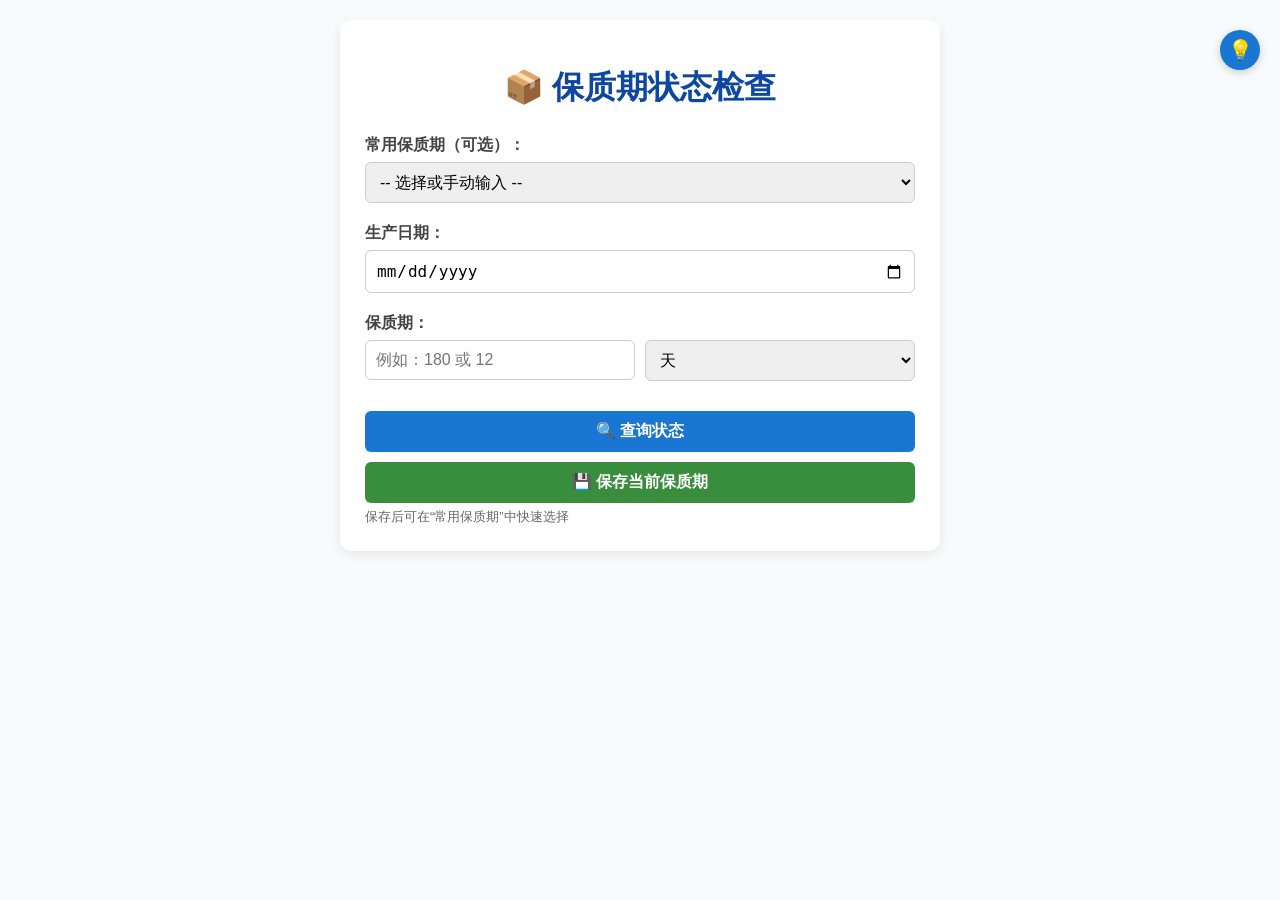
<file: expiryCheck/index.html>
<!DOCTYPE html>
<html lang="zh-CN">
<head>
    <meta charset="UTF-8" />
    <meta name="viewport" content="width=device-width, initial-scale=1.0"/>
    <title>保质期检查器 - 常用保质期</title>
    <style>
        body {
            font-family: 'Segoe UI', 'Microsoft YaHei', sans-serif;
            background-color: #f8fafc;
            color: #333;
            padding: 20px;
            max-width: 600px;
            margin: 0 auto;
        }
        .container {
            background: white;
            padding: 25px;
            border-radius: 12px;
            box-shadow: 0 4px 12px rgba(0,0,0,0.08);
        }
        h1 {
            text-align: center;
            color: #0d47a1;
            margin-bottom: 25px;
        }
        .form-group {
            margin-bottom: 20px;
        }
        label {
            display: block;
            margin-bottom: 6px;
            font-weight: bold;
            color: #444;
        }
        input, select, button {
            width: 100%;
            padding: 10px;
            border: 1px solid #ccc;
            border-radius: 6px;
            font-size: 16px;
            box-sizing: border-box;
        }
        .input-row {
            display: flex;
            gap: 10px;
        }
        .input-row > div {
            flex: 1;
        }
        button {
            background: #1976d2;
            color: white;
            border: none;
            cursor: pointer;
            font-weight: bold;
            transition: background 0.2s;
            margin-top: 10px;
        }
        button:hover {
            background: #0d47a1;
        }
        .save-btn {
            background: #388E3C;
        }
        .save-btn:hover {
            background: #2e7d3c;
        }
        .result {
            margin-top: 25px;
            padding: 20px;
            border-radius: 8px;
            display: none;
        }
        .expired { background: #ffebee; border-left: 4px solid #d32f2f; color: #c62828; }
        .half { background: #fff8e1; border-left: 4px solid #ffa000; color: #ff8f00; }
        .safe { background: #e8f5e8; color: #2e7d32; }
        .highlight { font-weight: bold; }
        .note {
            font-size: 13px;
            color: #666;
            margin-top: 5px;
        }
        .progress-container {
            margin-top: 15px;
        }
        .progress-label {
            display: flex;
            justify-content: space-between;
            margin-bottom: 8px;
            font-size: 14px;
            font-weight: 500;
        }
        .progress-bar {
            height: 24px;
            background: #e0e0e0;
            border-radius: 12px;
            overflow: hidden;
            position: relative;
        }
        .progress-fill {
            height: 100%;
            border-radius: 12px;
            transition: width 0.5s ease;
            display: flex;
            align-items: center;
            justify-content: center;
            color: white;
            font-weight: bold;
            font-size: 13px;
            text-shadow: 0 1px 2px rgba(0,0,0,0.3);
        }
        .progress-fill.safe { background: linear-gradient(135deg, #4caf50, #66bb6a); }
        .progress-fill.half { background: linear-gradient(135deg, #ff9800, #ffa726); }
        .progress-fill.expired { background: linear-gradient(135deg, #f44336, #ef5350); }
        .info-btn {
            position: fixed;
            top: 20px;
            right: 20px;
            width: 40px;
            height: 40px;
            border-radius: 50%;
            background: #1976d2;
            color: white;
            border: none;
            cursor: pointer;
            font-size: 20px;
            font-weight: bold;
            display: flex;
            align-items: center;
            justify-content: center;
            box-shadow: 0 2px 8px rgba(0,0,0,0.2);
            transition: all 0.3s;
            z-index: 1000;
        }
        .info-btn:hover {
            background: #0d47a1;
            transform: scale(1.1);
        }
        .modal-overlay {
            display: none;
            position: fixed;
            top: 0;
            left: 0;
            width: 100%;
            height: 100%;
            background: rgba(0,0,0,0.5);
            z-index: 1001;
            align-items: center;
            justify-content: center;
        }
        .modal-overlay.active {
            display: flex;
        }
        .modal {
            background: white;
            padding: 30px;
            border-radius: 12px;
            max-width: 600px;
            max-height: 80vh;
            overflow-y: auto;
            box-shadow: 0 4px 20px rgba(0,0,0,0.3);
            margin: 20px;
        }
        .modal-header {
            display: flex;
            justify-content: space-between;
            align-items: center;
            margin-bottom: 20px;
            padding-bottom: 15px;
            border-bottom: 2px solid #e0e0e0;
        }
        .modal-title {
            font-size: 20px;
            font-weight: bold;
            color: #0d47a1;
            margin: 0;
        }
        .close-btn {
            background: none;
            border: none;
            font-size: 28px;
            color: #666;
            cursor: pointer;
            padding: 0;
            width: 30px;
            height: 30px;
            display: flex;
            align-items: center;
            justify-content: center;
            transition: color 0.3s;
        }
        .close-btn:hover {
            color: #d32f2f;
        }
        .modal-content {
            line-height: 1.8;
            color: #333;
        }
        .modal-content h3 {
            color: #1976d2;
            margin-top: 20px;
            margin-bottom: 10px;
        }
        .modal-content p {
            margin-bottom: 15px;
        }
        .modal-content strong {
            color: #0d47a1;
        }
    </style>
</head>
<body>
    <button class="info-btn" onclick="toggleModal()" title="查看说明">💡</button>

    <div class="container">
        <h1>📦 保质期状态检查</h1>

        <!-- 常用保质期选择 -->
        <div class="form-group">
            <label for="savedPeriods">常用保质期（可选）：</label>
            <select id="savedPeriods" onchange="loadSavedPeriod()">
                <option value="">-- 选择或手动输入 --</option>
            </select>
        </div>

        <!-- 生产日期 -->
        <div class="form-group">
            <label for="manufactureDate">生产日期：</label>
            <input type="date" id="manufactureDate" />
        </div>

        <!-- 保质期输入 -->
        <div class="form-group">
            <label>保质期：</label>
            <div class="input-row">
                <div>
                    <input type="number" id="shelfLifeValue" placeholder="例如：180 或 12" min="1" />
                </div>
                <div>
                    <select id="shelfLifeUnit">
                        <option value="days">天</option>
                        <option value="months">月</option>
                    </select>
                </div>
            </div>
        </div>

        <!-- 操作按钮 -->
        <button onclick="checkExpiry()">🔍 查询状态</button>
        <button class="save-btn" type="button" onclick="saveCurrentPeriod()">💾 保存当前保质期</button>
        <div class="note">保存后可在“常用保质期”中快速选择</div>

        <!-- 结果区域 -->
        <div id="resultBox" class="result"></div>
    </div>

    <!-- 说明弹窗 -->
    <div class="modal-overlay" id="modalOverlay" onclick="closeModalOutside(event)">
        <div class="modal">
            <div class="modal-header">
                <h2 class="modal-title">💡 如何判断具体到期日？</h2>
                <button class="close-btn" onclick="toggleModal()">×</button>
            </div>
            <div class="modal-content">
                <p>面对包装上只写了生产日期和保质期天数的情况，您可以这样做来准确判断：</p>

                <h3>首选：查看明确的"到期日"或"有效期至"</h3>
                <p>最准确的方法是查看包装上是否直接标明了"到期日"或"有效期至"。根据国家市场监督管理总局的规定，如果标签上已经直接标注了到期日，那么就以这个日期为准，这是最没有歧义的方式。</p>

                <h3>次选：根据产品类型推断常规算法</h3>
                <p>如果包装上没有直接给出到期日，只有保质期天数，您可以参考以下常见的行业惯例进行推断：</p>

                <p><strong>短保质期食品（如鲜牛奶、酸奶、短保面包）：</strong>这类食品为了确保新鲜度，厂家通常采用"从生产日次日计算"的规则。这样做的目的是为物流和销售留出更充足的时间，对消费者来说，也意味着在标注的保质期内能获得更新鲜的产品。所以，您例子中的产品如果是这类，到期日就可能是10月31日。</p>

                <p><strong>长保质期食品（如饼干、罐头、包装零食）：</strong>这类食品更可能采用"从生产日当天计算"的规则。因此，到期日可能是10月30日。</p>
            </div>
        </div>
    </div>

    <script>
        // 初始化 IndexedDB
        let db;

        const request = indexedDB.open('ShelfLifeDB', 1);

        request.onerror = () => console.error('数据库打开失败');
        request.onsuccess = (event) => {
            db = event.target.result;
            loadSavedPeriods();
        };

        request.onupgradeneeded = (event) => {
            const db = event.target.result;
            if (!db.objectStoreNames.contains('periods')) {
                const store = db.createObjectStore('periods', { keyPath: 'id', autoIncrement: true });
                // 创建唯一索引防止重复（值+单位组合）
                store.createIndex('value_unit', ['value', 'unit'], { unique: true });
            }

            const transaction = event.target.transaction;
            const store = transaction.objectStore('periods');

            const defaultPeriods = [
                { value: 12, unit: 'months' },
                { value: 10, unit: 'months' },
                { value: 9, unit: 'months' },
                { value: 8, unit: 'months' },
                { value: 6, unit: 'months' },
                { value: 5, unit: 'months' },
                { value: 270, unit: 'days' },
                { value: 210, unit: 'days' },
                { value: 200, unit: 'days' },
                { value: 150, unit: 'days' },
                { value: 120, unit: 'days' },
                { value: 90, unit: 'days' },
                { value: 60, unit: 'days' },
                { value: 30, unit: 'days' },
            ];

            defaultPeriods.forEach(period => {
                try {
                    store.add(period);
                } catch (e) {
                    if (e.name !== 'ConstraintError') {
                        console.error('添加预设保质期失败:', e);
                    }
                }
            });
        };

        // 从数据库加载已保存的保质期
        function loadSavedPeriods() {
            const select = document.getElementById('savedPeriods');
            select.innerHTML = '<option value="">-- 选择或手动输入 --</option>';

            const transaction = db.transaction(['periods'], 'readonly');
            const store = transaction.objectStore('periods');
            const request = store.getAll();

            request.onsuccess = () => {
                request.result.forEach(item => {
                    const option = document.createElement('option');
                    option.value = JSON.stringify({ value: item.value, unit: item.unit });
                    const text = `${item.value} ${item.unit === 'days' ? '天' : '个月'}`;
                    option.textContent = text;
                    select.appendChild(option);
                });
            };
        }

        // 选择常用保质期时填充输入框
        function loadSavedPeriod() {
            const val = document.getElementById('savedPeriods').value;
            if (!val) return;
            const { value, unit } = JSON.parse(val);
            document.getElementById('shelfLifeValue').value = value;
            document.getElementById('shelfLifeUnit').value = unit;
        }

        // 保存当前保质期（值+单位）
        function saveCurrentPeriod() {
            const valueStr = document.getElementById('shelfLifeValue').value.trim();
            const unit = document.getElementById('shelfLifeUnit').value;

            if (!valueStr || isNaN(valueStr) || Number(valueStr) <= 0) {
                alert('请输入有效的保质期数值（大于0）！');
                return;
            }

            const value = parseInt(valueStr, 10);

            const transaction = db.transaction(['periods'], 'readwrite');
            const store = transaction.objectStore('periods');

            // 尝试添加（如果已存在相同组合会失败，避免重复）
            const request = store.add({ value, unit });

            request.onsuccess = () => {
                alert('✅ 常用保质期已保存！');
                loadSavedPeriods(); // 刷新下拉列表
            };

            request.onerror = (event) => {
                if (event.target.error.name === 'ConstraintError') {
                    alert('⚠️ 该保质期已存在，无需重复保存。');
                } else {
                    console.error('保存失败:', event.target.error);
                    alert('❌ 保存失败，请重试。');
                }
            };
        }

        // 主查询逻辑
        function checkExpiry() {
            const manuDateStr = document.getElementById('manufactureDate').value;
            const shelfValueStr = document.getElementById('shelfLifeValue').value;
            const unit = document.getElementById('shelfLifeUnit').value;

            const resultBox = document.getElementById('resultBox');
            resultBox.style.display = 'block';
            resultBox.className = 'result';

            if (!manuDateStr || !shelfValueStr) {
                resultBox.innerHTML = '<p style="color:red;">⚠️ 请填写生产日期和保质期！</p>';
                resultBox.classList.add('expired');
                return;
            }

            const shelfValue = parseFloat(shelfValueStr);
            if (isNaN(shelfValue) || shelfValue <= 0) {
                resultBox.innerHTML = '<p style="color:red;">⚠️ 保质期必须是大于0的数字！</p>';
                resultBox.classList.add('expired');
                return;
            }

            const manufactureDate = new Date(manuDateStr);
            const today = new Date();
            today.setHours(0, 0, 0, 0);

            // 计算过期时间（包括生产当天，所以减去1天）
            let expiryDate;
            if (unit === 'days') {
                expiryDate = new Date(manufactureDate);
                expiryDate.setDate(expiryDate.getDate() + shelfValue - 1);
            } else {
                expiryDate = new Date(manufactureDate);
                expiryDate.setMonth(expiryDate.getMonth() + shelfValue);
                expiryDate.setDate(expiryDate.getDate() - 1);
            }

            // 时间差（天）
            const diffTime = expiryDate - today;
            const diffDays = Math.ceil(diffTime / (1000 * 60 * 60 * 24));

            // 总保质期天数 & 已过天数（用于判断是否过半）
            const totalLifeMs = expiryDate - manufactureDate;
            const totalLifeDays = totalLifeMs / (1000 * 60 * 60 * 24);
            const halfLifeDays = totalLifeDays / 2;
            const passedMs = today - manufactureDate;
            const passedDays = passedMs > 0 ? Math.ceil(passedMs / (1000 * 60 * 60 * 24)) : 0;

            let progressPercent = 0;
            let progressClass = '';
            if (diffDays < 0) {
                progressPercent = 100;
                progressClass = 'expired';
            } else if (passedDays > halfLifeDays) {
                progressPercent = Math.min(100, Math.round((passedDays / totalLifeDays) * 100));
                progressClass = 'half';
            } else {
                progressPercent = Math.min(100, Math.round((passedDays / totalLifeDays) * 100));
                progressClass = 'safe';
            }

            let statusHTML = '';
            let boxClass = '';

            if (diffDays < 0) {
                statusHTML = `
                    <p><span class="highlight">🚨 已过期！</span></p>
                    <p>过期日期：<strong>${expiryDate.toLocaleDateString()}</strong></p>
                    <p>已过期 <span class="highlight">${Math.abs(diffDays)}</span> 天</p>
                    <div class="progress-container">
                        <div class="progress-label">
                            <span>进度</span>
                            <span>${progressPercent}%</span>
                        </div>
                        <div class="progress-bar">
                            <div class="progress-fill ${progressClass}" style="width: ${progressPercent}%">${progressPercent}%</div>
                        </div>
                    </div>
                `;
                boxClass = 'expired';
            } else if (passedDays > halfLifeDays) {
                statusHTML = `
                    <p><span class="highlight">⚠️ 未过期，但保质期已过半！</span></p>
                    <p>过期日期：<strong>${expiryDate.toLocaleDateString()}</strong></p>
                    <p>剩余时间：<strong>${formatRemainingTime(diffDays)}</strong></p>
                    <div class="progress-container">
                        <div class="progress-label">
                            <span>进度</span>
                            <span>${progressPercent}%</span>
                        </div>
                        <div class="progress-bar">
                            <div class="progress-fill ${progressClass}" style="width: ${progressPercent}%">${progressPercent}%</div>
                        </div>
                    </div>
                `;
                boxClass = 'half';
            } else {
                statusHTML = `
                    <p><span class="highlight">✅ 状态良好，在保质期内</span></p>
                    <p>过期日期：<strong>${expiryDate.toLocaleDateString()}</strong></p>
                    <p>剩余时间：<strong>${formatRemainingTime(diffDays)}</strong></p>
                    <div class="progress-container">
                        <div class="progress-label">
                            <span>进度</span>
                            <span>${progressPercent}%</span>
                        </div>
                        <div class="progress-bar">
                            <div class="progress-fill ${progressClass}" style="width: ${progressPercent}%">${progressPercent}%</div>
                        </div>
                    </div>
                `;
                boxClass = 'safe';
            }

            resultBox.innerHTML = statusHTML;
            resultBox.classList.add(boxClass);
        }

        function formatRemainingTime(days) {
            if (days <= 0) return "0天";
            const months = Math.floor(days / 30);
            const remainingDays = days % 30;
            if (months > 0 && remainingDays > 0) {
                return `${months}个月${remainingDays}天`;
            } else if (months > 0) {
                return `${months}个月`;
            } else {
                return `${days}天`;
            }
        }

        function toggleModal() {
            const overlay = document.getElementById('modalOverlay');
            overlay.classList.toggle('active');
        }

        function closeModalOutside(event) {
            if (event.target.id === 'modalOverlay') {
                toggleModal();
            }
        }
    </script>
</body>
</html>
</file>
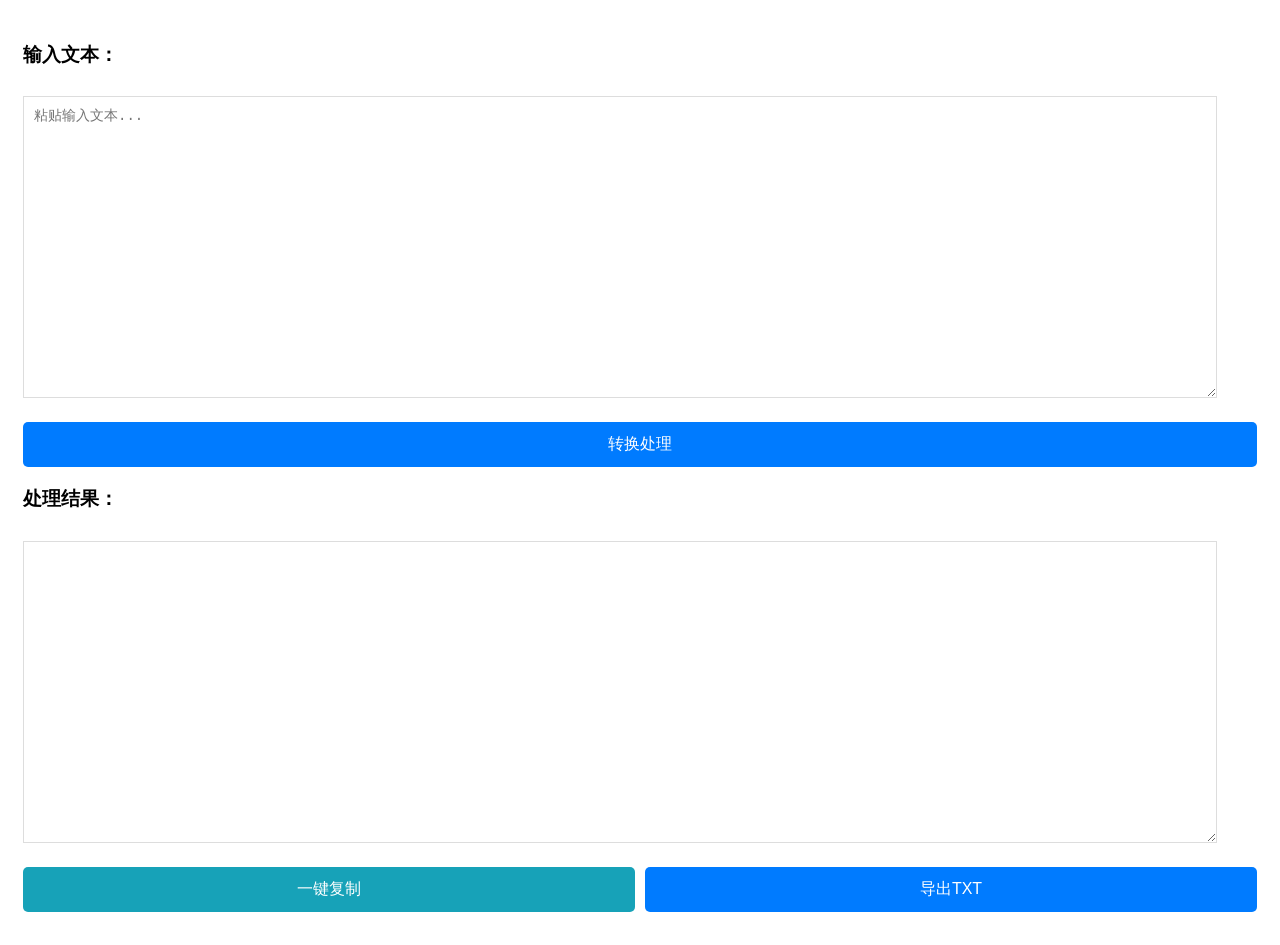
<file: Inventory-to-Excel/index.html>
<!DOCTYPE html>
<html>
<head>
    <title>盘点内容转可粘贴为excel</title>
    <!-- 移动端视口设置[2,6](@ref) -->
    <meta name="viewport" content="width=device-width, initial-scale=1.0, maximum-scale=1.0, user-scalable=no">
    <style>
        /* 移动端响应式设计[1,4](@ref) */
        .container {
            padding: 15px;
            width: 100%;
            box-sizing: border-box;
        }

        /* 触摸友好设计[4,7](@ref) */
        textarea {
            width: 95%;
            height: 280px;
            padding: 10px;
            margin: 10px 0;
            border: 1px solid #ddd;
            font-family: monospace;
            font-size: 14px; /* 移动端适配字号 */
        }

        /* 按钮布局优化 */
        .btn-group {
            display: flex;
            gap: 10px;
            margin: 10px 0;
        }

        /* 移动端按钮样式[4](@ref) */
        button {
            flex: 1;
            padding: 12px;
            background: #007bff;
            color: white;
            border: none;
            border-radius: 5px;
            font-size: 16px;
            touch-action: manipulation; /* 优化触摸响应 */
        }

        button:active {
            background: #0056b3;
        }
    </style>
</head>
<body>
    <div class="container">
        <h3>输入文本：</h3>
        <textarea id="input" placeholder="粘贴输入文本..."></textarea>
        <div class="btn-group">
            <button onclick="processText()">转换处理</button>
        </div>
        
        <h3>处理结果：</h3>
        <textarea id="output" readonly></textarea>
        
        <div class="btn-group">
            <button style="background-color: #17a2b8;" onclick="copyText()">一键复制</button>
            <button onclick="exportTXT()">导出TXT</button>
        </div>
    </div>

    <script>
        function processText() {
            // 原始处理逻辑
            const inputText = document.getElementById('input').value;
            const lines = inputText.split('\n');
            let currentHeader = '';
            const result = [];

            lines.forEach(line => {
                if (line.startsWith('@')) {
                    currentHeader = line.slice(1).trim();
                } else if (line.trim() !== '') {
                    result.push(currentHeader + ' ' + line.trim());
                }
            });

            // 新增空格转Tab处理[^用户需求]
            const tabResult = result.map(line => 
                line.replace(/\s+/g, '\t') // 将连续空格替换为Tab
            ).join('\n');

            document.getElementById('output').value = tabResult;
        }

        // 一键复制功能[9,10](@ref)
        function copyText() {
            const output = document.getElementById('output');
            if (navigator.clipboard) {
                navigator.clipboard.writeText(output.value)
                    .then(() => alert('复制成功！'))
                    .catch(err => alert('复制失败：' + err));
            } else {
                output.select();
                document.execCommand('copy');
                alert('复制成功（传统方式）');
            }
        }

        // 导出TXT功能[11](@ref)
        function exportTXT() {
            const text = document.getElementById('output').value;
            const blob = new Blob([text], { type: 'text/plain' });
            const url = URL.createObjectURL(blob);
            
            const a = document.createElement('a');
            a.href = url;
            a.download = `处理结果_${new Date().toLocaleString().replace(/[/:]/g,'-')}.txt`;
            document.body.appendChild(a);
            a.click();
            document.body.removeChild(a);
            URL.revokeObjectURL(url);
        }
    </script>
</body>
</html>
</file>
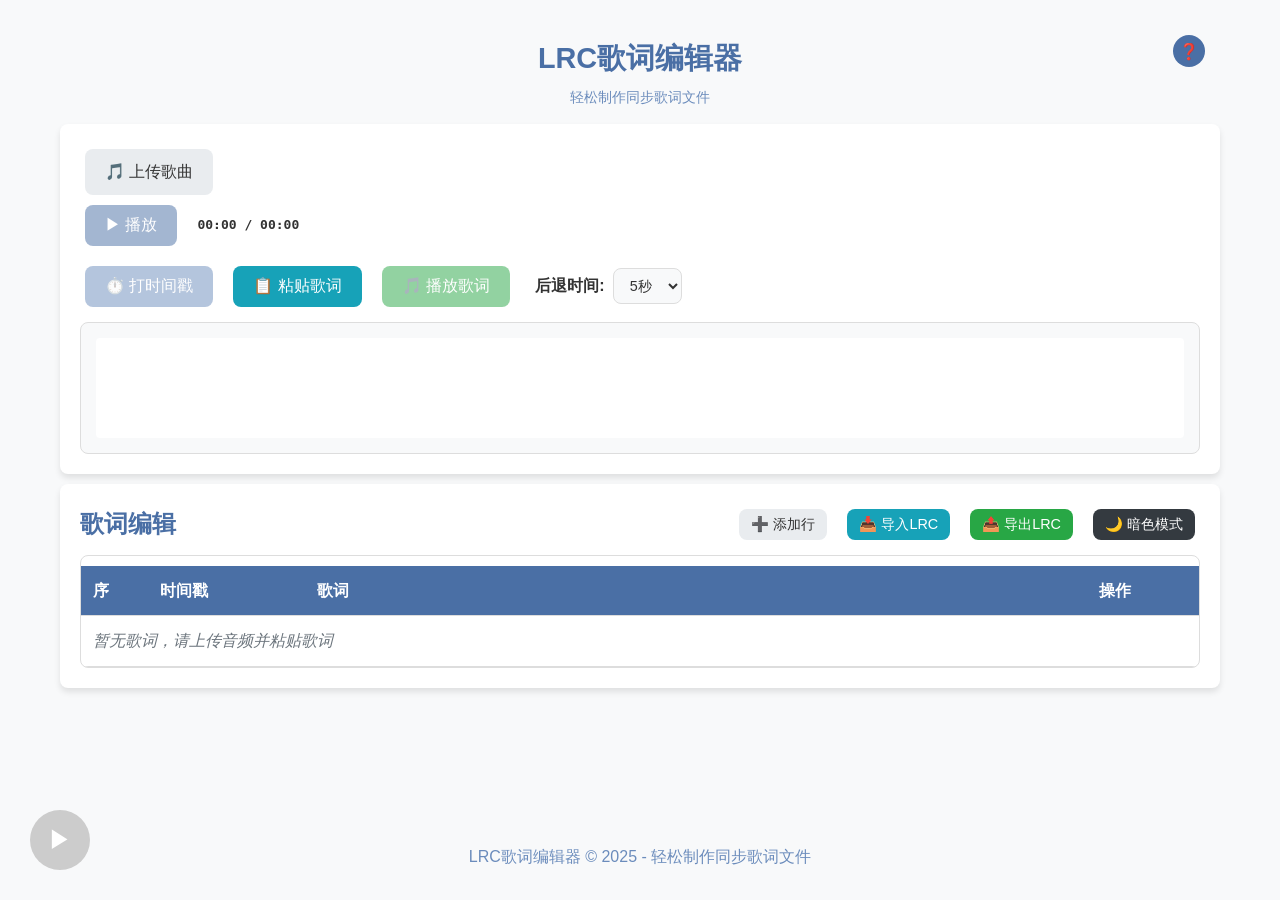
<file: lrcEditor/index.html>
<!DOCTYPE html>
<html lang="zh-CN">
<head>
    <meta charset="UTF-8">
    <meta name="viewport" content="width=device-width, initial-scale=1.0">
    <title>LRC歌词编辑器</title>
    <link rel="stylesheet" href="style.css">
</head>
<body>
    <div class="container">
        <header>
            <button id="helpBtn" class="help-btn" title="使用帮助">❓</button>
            <h1>LRC歌词编辑器</h1>
            <p>轻松制作同步歌词文件</p>
        </header>

        <main>
            <!-- 音频控制区域 -->
            <section class="audio-controls">
                <div class="upload-section">
                    <input type="file" id="audioUpload" accept="audio/*" />
                    <label for="audioUpload" class="btn">🎵 上传歌曲</label>
                    <span id="fileName" class="file-name"></span>
                </div>

                <div class="player-controls">
                    <button id="playPauseBtn" class="btn btn-primary" disabled>
                        <span id="playPauseIcon">▶</span> 播放
                    </button>
                    <div class="time-display">
                        <span id="currentTime">00:00</span> / 
                        <span id="totalTime">00:00</span>
                    </div>
                </div>

                <div class="timestamp-controls">
                    <button id="addTimestampBtn" class="btn btn-secondary" disabled>⏱️ 打时间戳</button>
                    <button id="pasteLyricsBtn" class="btn btn-info">📋 粘贴歌词</button>
                    <button id="playLyricsBtn" class="btn btn-success" disabled>🎵 播放歌词</button>
                    <div class="settings-group">
                        <label for="rewindTime">后退时间:</label>
                        <select id="rewindTime" class="rewind-select">
                            <option value="1">1秒</option>
                            <option value="2">2秒</option>
                            <option value="3">3秒</option>
                            <option value="4">4秒</option>
                            <option value="5">5秒</option>
                            <option value="6">6秒</option>
                            <option value="7">7秒</option>
                            <option value="8">8秒</option>
                            <option value="9">9秒</option>
                            <option value="10" selected>5秒</option>
                        </select>
                    </div>
                </div>
                
                <!-- 音频波形图区域 -->
                <div id="waveform-container" class="waveform-container">
                    <canvas id="waveform-canvas"></canvas>
                </div>
            </section>

            <!-- 歌词编辑区域 -->
            <section class="lyrics-editor">
                <div class="editor-header">
                    <h2>歌词编辑</h2>
                    <div class="editor-actions">
                        <button id="addRowBtn" class="btn btn-small">➕ 添加行</button>
                        <button id="importLrcBtn" class="btn btn-small btn-info">📥 导入LRC</button>
                        <button id="exportLrcBtn" class="btn btn-small btn-success">📤 导出LRC</button>
                        <button id="toggleThemeBtn" class="btn btn-small btn-dark">🌙 暗色模式</button>
                    </div>
                </div>

                <div class="lyrics-table-container">
                    <table id="lyricsTable" class="lyrics-table">
                        <thead>
                            <tr>
                                <th style="width:6%">序</th>
                                <th  style="width:14%">时间戳</th>
                                <th style="width:70%">歌词</th>
                                <th style="width:10%">操作</th>
                            </tr>
                        </thead>
                        <tbody id="lyricsTableBody">
                            <!-- 动态生成歌词行 -->
                            <tr class="empty-row">
                                <td colspan="4">暂无歌词，请上传音频并粘贴歌词</td>
                            </tr>
                        </tbody>
                    </table>
                </div>
            </section>

            <!-- 左下角悬浮播放暂停按钮 -->
    <button id="floatingPlayBtn" class="floating-play-btn" disabled>
        <span id="floatingPlayIcon">▶</span>
    </button>

    <!-- 帮助模态框 -->
    <div id="helpModal" class="modal">
        <div class="modal-content help-modal-content">
            <div class="modal-header">
                <h3>📖 使用教程</h3>
                <span class="close help-close">&times;</span>
            </div>
            <div class="modal-body">
                <div class="help-section">
                    <h4>🚀 快速开始</h4>
                    <ol>
                        <li><strong>上传音频</strong>：点击"🎵 上传歌曲"按钮，选择您的音频文件</li>
                        <li><strong>粘贴歌词</strong>：点击"📋 粘贴歌词"，填写歌曲信息并粘贴歌词</li>
                        <li><strong>制作时间标记</strong>：播放音频，按空格键为每行歌词打时间戳</li>
                        <li><strong>预览检查</strong>：点击"🎵 播放歌词"查看同步效果</li>
                        <li><strong>导出文件</strong>：点击"📤 导出LRC"下载歌词文件</li>
                    </ol>
                </div>
                
                <div class="help-section">
                    <h4>⌨️ 快捷键</h4>
                    <table class="help-table">
                        <tr>
                            <td><kbd>空格</kbd></td>
                            <td>播放时：标记当前行并跳转下一行<br>暂停时：播放/暂停音频</td>
                        </tr>
                        <tr>
                            <td><kbd>↑</kbd></td>
                            <td>选择上一行 + 音频后退（1-10秒可调）</td>
                        </tr>
                        <tr>
                            <td><kbd>↓</kbd></td>
                            <td>选择下一行</td>
                        </tr>
                        <tr>
                            <td><kbd>Enter</kbd></td>
                            <td>添加新歌词行</td>
                        </tr>
                        <tr>
                            <td><kbd>Esc</kbd></td>
                            <td>关闭弹窗</td>
                        </tr>
                        <tr>
                            <td><kbd>双击</kbd></td>
                            <td>编辑时间戳或歌词文本</td>
                        </tr>
                    </table>
                </div>
                
                <div class="help-section">
                    <h4>💡 使用技巧</h4>
                    <ul>
                        <li>先完整听一遍歌曲，了解节奏后再开始打点</li>
                        <li>利用波形图可以更准确地定位时间点</li>
                        <li>根据歌曲节奏调整后退时间，提高打点效率</li>
                        <li>制作完成后务必使用播放歌词功能检查效果</li>
                        <li>如果整体时间有偏差，可以修改offset值</li>
                    </ul>
                </div>
                
                <div class="help-section">
                    <h4>🎵 播放歌词模式</h4>
                    <p>点击"🎵 播放歌词"按钮后，歌词会根据音频播放进度自动滚动和高亮显示，方便检查时间标记是否准确。</p>
                </div>
                
                <div class="help-section">
                    <h4>📁 LRC文件格式</h4>
                    <p>导出的LRC文件包含以下元数据：</p>
                    <ul>
                        <li><code>[ti:]</code> - 歌曲标题</li>
                        <li><code>[ar:]</code> - 歌手名</li>
                        <li><code>[al:]</code> - 专辑名</li>
                        <li><code>[by:]</code> - 制作人</li>
                        <li><code>[offset:]</code> - 时间偏移量（毫秒）</li>
                    </ul>
                </div>
            </div>
            <div class="modal-footer">
                <button id="closeHelpBtn" class="btn btn-primary">我知道了</button>
            </div>
        </div>
    </div>

    <!-- 粘贴歌词模态框 -->
    <div id="pasteLyricsModal" class="modal">
                <div class="modal-content">
                    <div class="modal-header">
                        <h3>粘贴歌词</h3>
                        <span class="close">&times;</span>
                    </div>
                    <div class="modal-body">
                        <div class="metadata-fields">
                            <div class="metadata-field">
                                <label for="songTitle">歌曲名:</label>
                                <input type="text" id="songTitle" placeholder="请输入歌曲名">
                            </div>
                            <div class="metadata-field">
                                <label for="artistName">歌手名:</label>
                                <input type="text" id="artistName" placeholder="请输入歌手名">
                            </div>
                            <div class="metadata-field">
                                <label for="albumName">专辑名:</label>
                                <input type="text" id="albumName" placeholder="请输入专辑名">
                            </div>
                            <div class="metadata-field">
                                <label for="makerName">制作人:</label>
                                <input type="text" id="makerName" placeholder="请输入制作人">
                            </div>
                        </div>
                        <textarea id="lyricsTextarea" placeholder="请在此粘贴您的歌词，每行一句..."></textarea>
                        <p>提示：每行一句歌词，程序会自动处理格式</p>
                    </div>
                    <div class="modal-footer">
                        <button id="confirmPasteBtn" class="btn btn-primary">确认</button>
                        <button id="cancelPasteBtn" class="btn">取消</button>
                    </div>
                </div>
            </div>
        </main>

        <footer>
            <p>LRC歌词编辑器 &copy; 2025 - 轻松制作同步歌词文件</p>
        </footer>
    </div>

    <script src="main.js?v=1.1"></script>
</body>
</html>
</file>
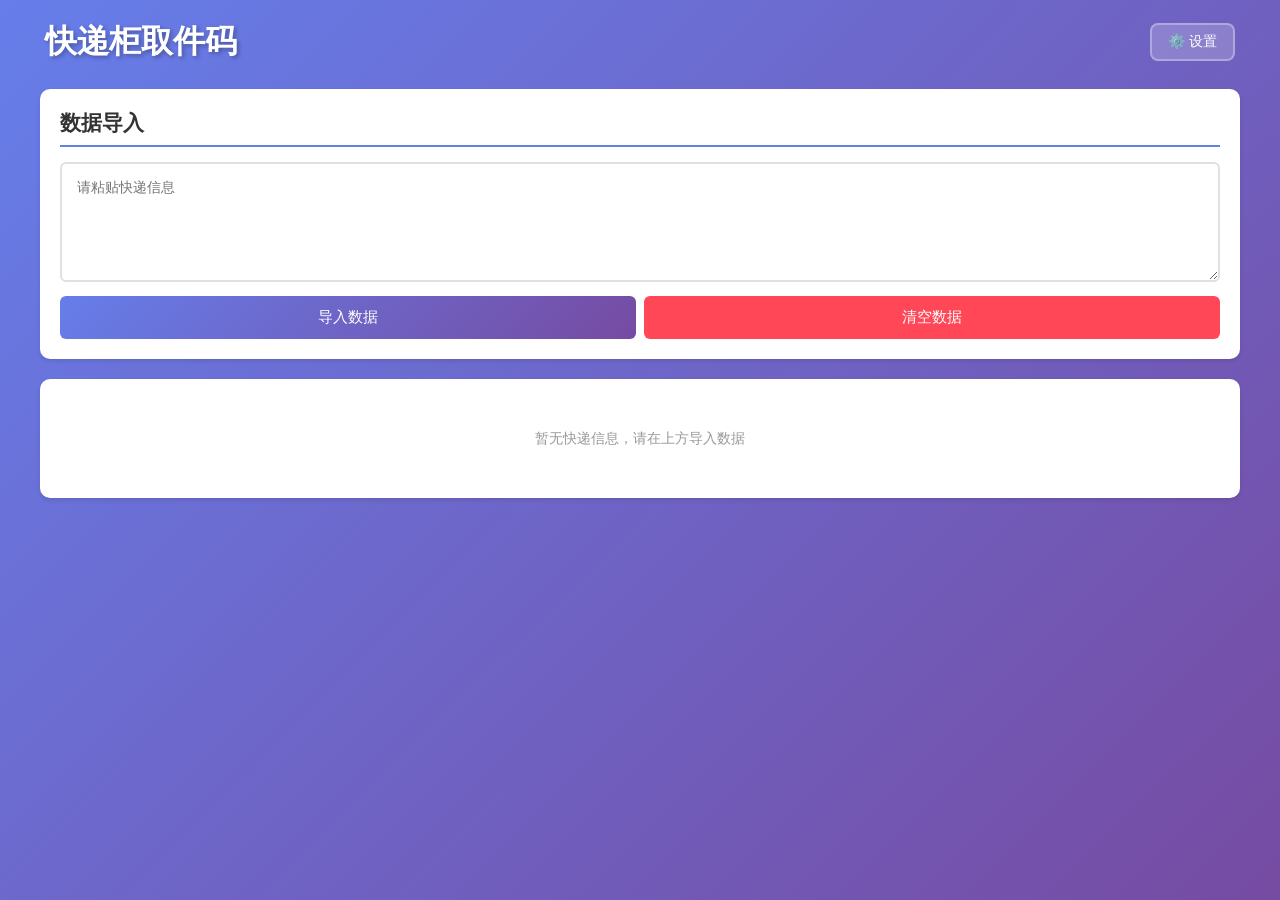
<file: pickupCode/index.html>
<!DOCTYPE html>
<html lang="zh-CN">
<head>
    <meta charset="UTF-8">
    <meta name="viewport" content="width=device-width, initial-scale=1.0">
    <title>快递柜取件码管理系统</title>
    <link rel="stylesheet" href="styles.css">
</head>
<body>
    <div class="container">
        <header>
            <h1>快递柜取件码</h1>
            <button class="settings-btn" onclick="openSettings()">⚙️ 设置</button>
        </header>

        <div class="import-section">
            <h2>数据导入</h2>
            <textarea id="importData" placeholder="请粘贴快递信息"></textarea>
            <div class="import-buttons">
                <button onclick="importData()">导入数据</button>
                <button onclick="clearAllData()">清空数据</button>
            </div>
        </div>

        <div class="display-section">
            <div id="lockerGroups"></div>
        </div>
    </div>

    <div class="modal" id="settingsModal">
        <div class="modal-content">
            <div class="modal-header">
                <h2>快递柜设置</h2>
                <button class="close-btn" onclick="closeSettings()">✕</button>
            </div>
            <div class="settings-content">
                <div class="settings-form">
                    <input type="text" id="lockerName" placeholder="快递柜名称（如：丰巢）">
                    <input type="number" id="freeHours" placeholder="免费时长（小时）" min="1">
                    <button onclick="addLockerSetting()">添加设置</button>
                </div>
                <div class="settings-list" id="settingsList"></div>
            </div>
        </div>
    </div>

    <script src="script.js"></script>
</body>
</html>
</file>
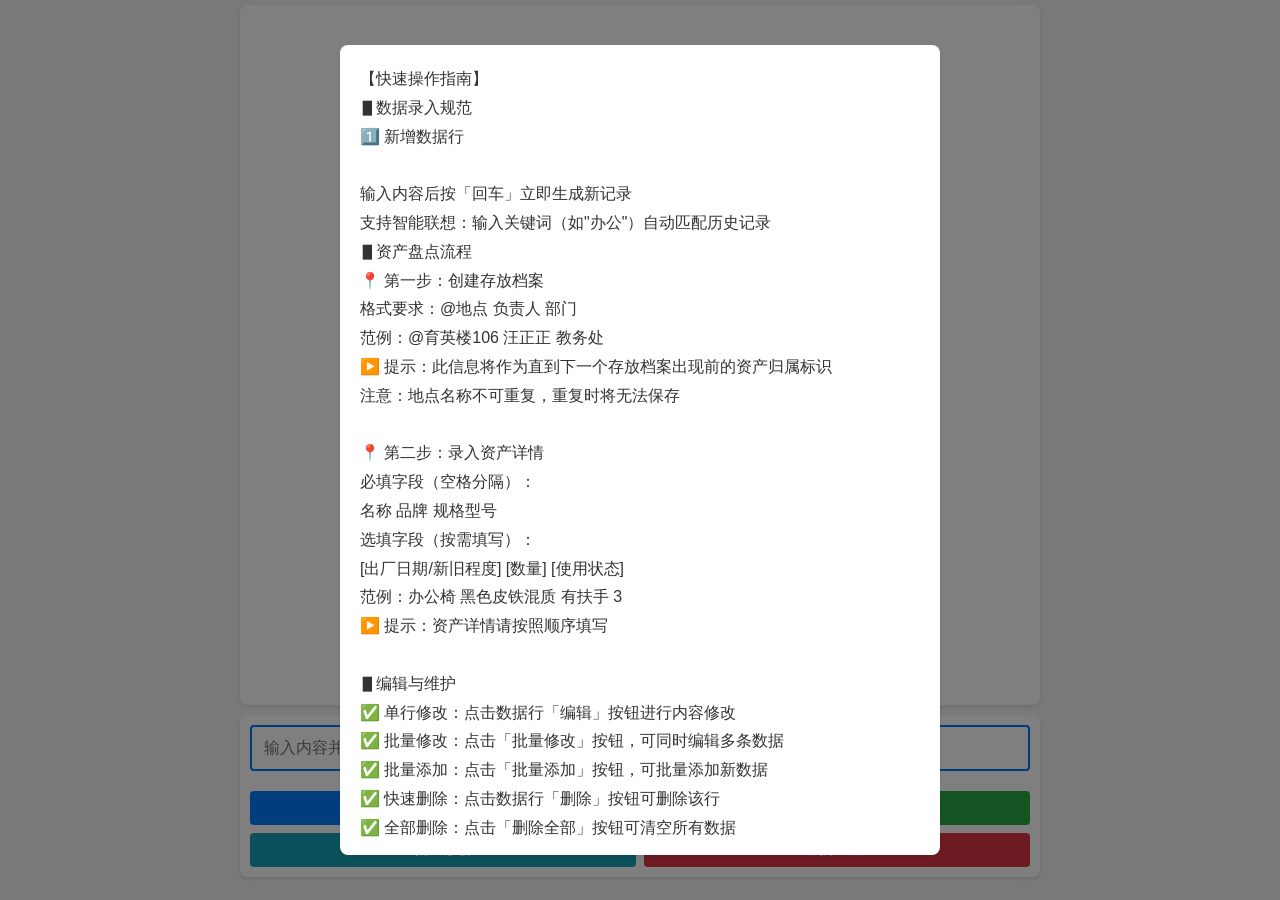
<file: Quick-inventory-check/index.html>
<!DOCTYPE html>
<html lang="zh-CN">
<head>
    <meta charset="UTF-8">
    <meta name="viewport" content="width=device-width, initial-scale=1.0">
    <title>数据列表管理</title>
    <style>
        * {
            margin: 0;
            padding: 0;
            box-sizing: border-box;
        }

        body {
            font-family: Arial, sans-serif;
            line-height: 1.6;
            color: #333;
            min-height: 100vh;
            display: flex;
            flex-direction: column;
            background-color: #f4f4f4;
        }

        #dataList {
            width: 95%;
            max-width: 800px;
            margin: 5px auto;
            padding: 10px;
            background-color: white;
            border-radius: 8px;
            box-shadow: 0 2px 4px rgba(0,0,0,0.1);
            height: calc(100vh - 200px);
            overflow-y: auto;
        }

        .list-item {
            padding: 8px;
            border-bottom: 1.5px solid #f0f0f0;
            display: flex;
            align-items: center;
            font-size: 14px;
            flex-wrap: nowrap;
            justify-content: space-between;
            gap: 8px;
        }

        .list-item:nth-child(even) {
            background-color: #f8f9fa;
        }

        .list-item:nth-child(odd) {
            background-color: white;
        }

        .list-item.location-item {
            background-color: #fff3cd;
            color: #dc3545;
            font-weight: bold;
        }

        .list-item:last-child {
            border-bottom: none;
        }

        .list-item:hover {
            background-color: #f0f0f0;
        }

        .input-container {
            width: 95%;
            max-width: 800px;
            margin: 5px auto;
            padding: 10px;
            background-color: white;
            border-radius: 8px;
            box-shadow: 0 2px 4px rgba(0,0,0,0.1);
        }

        #itemInput {
            width: 100%;
            padding: 12px;
            font-size: 16px;
            border: 2px solid #007bff;
            border-radius: 4px;
            margin-bottom: 10px;
        }

        #suggestions {
            position: absolute;
            background: white;
            border: 1px solid #ddd;
            border-radius: 4px;
            display: none;
            z-index: 100;
            max-height: 200px;
            overflow-y: auto;
            width: max-content;
            min-width: 200px;
            max-width: 100%;
        }

        .suggestion-item {
            padding: 8px 12px;
            cursor: pointer;
        }

        .suggestion-item:hover {
            background-color: #f0f0f0;
        }

        .button-container {
            display: flex;
            gap: 4px;
            flex-shrink: 0;
        }

        .action-btn {
            margin-left: 0;
            padding: 4px 8px;
            border: none;
            border-radius: 4px;
            cursor: pointer;
            transition: background-color 0.3s;
            font-size: 12px;
            color: white;
            white-space: nowrap;
        }

        .edit-btn {
            background-color: #28a745;
        }

        .edit-btn:hover {
            background-color: #218838;
        }

        .delete-btn {
            background-color: #dc3545;
        }

        .delete-btn:hover {
            background-color: #c82333;
        }

        .button-group {
            display: flex;
            flex-wrap: wrap;
            gap: 8px;
            margin-top: 10px;
        }

        #exportButton, #batchAddButton, #batchEditButton, #deleteAllButton {
            padding: 8px 12px;
            border: none;
            border-radius: 4px;
            cursor: pointer;
            color: white;
            font-size: 14px;
            transition: background-color 0.3s;
            flex: 1 1 calc(50% - 4px);
            min-width: calc(50% - 4px);
            margin: 0;
        }

        #editModal {
            display: none;
            position: fixed;
            top: 50%;
            left: 50%;
            transform: translate(-50%, -50%);
            width: 90%;
            max-width: 400px;
            padding: 20px;
            background-color: white;
            border-radius: 8px;
            box-shadow: 0 2px 4px rgba(0,0,0,0.1);
            z-index: 1000;
        }

        #editModal input {
            width: 100%;
            padding: 12px;
            font-size: 16px;
            border: 2px solid #007bff;
            border-radius: 4px;
            margin-bottom: 10px;
        }

        #editModal button {
            width: 100%;
            padding: 12px;
            background: #007bff;
            color: white;
            border: none;
            border-radius: 4px;
            cursor: pointer;
            font-size: 16px;
            transition: background-color 0.3s;
        }

        #editModal button:hover {
            background-color: #0056b3;
        }

        #overlay {
            display: none;
            position: fixed;
            top: 0;
            left: 0;
            width: 100%;
            height: 100%;
            background-color: rgba(0,0,0,0.5);
            z-index: 999;
        }
        #editAllModal {
            display: none;
            position: fixed;
            top: 50%;
            left: 50%;
            transform: translate(-50%, -50%);
            width: 90%;
            max-width: 800px;
            padding: 20px;
            background-color: white;
            border-radius: 8px;
            box-shadow: 0 2px 4px rgba(0,0,0,0.1);
            z-index: 1000;
        }

        #editAllModal textarea {
            width: 100%;
            height: 400px;
            padding: 12px;
            font-size: 16px;
            border: 2px solid #007bff;
            border-radius: 4px;
            margin-bottom: 10px;
            resize: vertical;
        }

        #editAllModal button {
            width: 100%;
            padding: 12px;
            background: #007bff;
            color: white;
            border: none;
            border-radius: 4px;
            cursor: pointer;
            font-size: 16px;
            transition: background-color 0.3s;
        }

        #importModal {
            display: none;
            position: fixed;
            top: 50%;
            left: 50%;
            transform: translate(-50%, -50%);
            width: 90%;
            max-width: 800px;
            padding: 20px;
            background-color: white;
            border-radius: 8px;
            box-shadow: 0 2px 4px rgba(0,0,0,0.1);
            z-index: 1000;
        }

        #importModal textarea {
            width: 100%;
            height: 400px;
            padding: 12px;
            font-size: 16px;
            border: 2px solid #007bff;
            border-radius: 4px;
            margin-bottom: 10px;
            resize: vertical;
        }

        #importModal button {
            width: 100%;
            padding: 12px;
            background: #007bff;
            color: white;
            border: none;
            border-radius: 4px;
            cursor: pointer;
            font-size: 16px;
            transition: background-color 0.3s;
        }

        #exportButton {
            background-color: #007bff;
        }

        #batchAddButton {
            background-color: #28a745;
        }

        #batchEditButton {
            background-color: #17a2b8;
        }

        #deleteAllButton {
            background-color: #dc3545;
        }

        #importModal button:hover {
            background-color: #0056b3;
        }

        #guideModal {
            display: none;
            position: fixed;
            top: 50%;
            left: 50%;
            transform: translate(-50%, -50%);
            width: 90%;
            max-width: 600px;
            max-height: 90vh;
            overflow-y: auto;
            padding: 20px;
            background-color: white;
            border-radius: 8px;
            box-shadow: 0 2px 4px rgba(0,0,0,0.1);
            z-index: 1000;
        }

        #guideModal .guide-content {
            white-space: pre-line;
            line-height: 1.8;
            margin-bottom: 20px;
        }

        #guideModal button {
            width: 100%;
            padding: 12px;
            background: #007bff;
            color: white;
            border: none;
            border-radius: 4px;
            cursor: pointer;
            font-size: 16px;
            transition: background-color 0.3s;
        }

        #guideModal button:hover {
            background-color: #0056b3;
        }

        .item-text {
            flex: 1;
            min-width: 0;
            word-break: break-all;
        }
    </style>
</head>
<body>
    <div id="overlay"></div>
    <div id="editModal">
        <input type="text" id="editInput" placeholder="输入修改后的内容">
        <button id="saveEditButton">保存修改</button>
    </div>
    <div id="importModal">
        <textarea id="importInput" placeholder="请输入要导入的数据，每行一条"></textarea>
        <button id="savebatchAddButton">确认保存</button>
    </div>
    <div id="editAllModal">
        <textarea id="editAllInput" placeholder="请修改数据，每行一条"></textarea>
        <button id="saveEditAllButton">确认修改</button>
    </div>

    <div id="dataList"></div>
    <div class="input-container">
        <input type="text" id="itemInput" placeholder="输入内容并选择建议项...">
        <div id="suggestions"></div>
        <div class="button-group">
            <button id="exportButton">导出TXT</button>
            <button id="batchAddButton">批量添加</button>
            <button id="batchEditButton">批量修改</button>
            <button id="deleteAllButton">删除全部</button>
        </div>
    </div>
    <div id="guideModal">
        <div class="guide-content">【快速操作指南】
        ▋数据录入规范
        1️⃣ 新增数据行
        
        输入内容后按「回车」立即生成新记录
        支持智能联想：输入关键词（如"办公"）自动匹配历史记录
        ▋资产盘点流程
        📍 第一步：创建存放档案
        格式要求：@地点 负责人 部门
        范例：@育英楼106 汪正正 教务处
        ▶️ 提示：此信息将作为直到下一个存放档案出现前的资产归属标识
        注意：地点名称不可重复，重复时将无法保存
        
        📍 第二步：录入资产详情
        必填字段（空格分隔）：
        名称 品牌 规格型号
        选填字段（按需填写）：
        [出厂日期/新旧程度] [数量] [使用状态]
        范例：办公椅 黑色皮铁混质 有扶手 3
        ▶️ 提示：资产详情请按照顺序填写
        
        ▋编辑与维护
        ✅ 单行修改：点击数据行「编辑」按钮进行内容修改
        ✅ 批量修改：点击「批量修改」按钮，可同时编辑多条数据
        ✅ 批量添加：点击「批量添加」按钮，可批量添加新数据
        ✅ 快速删除：点击数据行「删除」按钮可删除该行
        ✅ 全部删除：点击「删除全部」按钮可清空所有数据
        
        ▋数据管理
        🔗 添加数据：点击「批量添加」，粘贴数据（每行一条）
        🔗 导出数据：点击「导出TXT」生成文件备份
        💡 重要提示：
        1. 地点行（@开头）不允许重复，重复时会显示错误提示
        2. 建议定期导出数据，避免数据丢失
        3. 批量修改时请注意保持数据格式一致</div>
        <button id="closeGuideButton">我知道了</button>
    </div>

    <script>
        let items = [];
        let currentEditIndex = null;
        let db;
        
        const dataList = document.getElementById('dataList');
        const itemInput = document.getElementById('itemInput');
        const suggestions = document.getElementById('suggestions');
        const exportButton = document.getElementById('exportButton');
        const batchEditButton = document.getElementById('batchEditButton');
        const editModal = document.getElementById('editModal');
        const editInput = document.getElementById('editInput');
        const saveEditButton = document.getElementById('saveEditButton');
        const overlay = document.getElementById('overlay');
        const editAllModal = document.getElementById('editAllModal');
        const importModal = document.getElementById('importModal');
        const importInput = document.getElementById('importInput');
        const batchAddButton = document.getElementById('batchAddButton');
        const savebatchAddButton = document.getElementById('savebatchAddButton');
        const deleteAllButton = document.getElementById('deleteAllButton');
        const guideModal = document.getElementById('guideModal');
        const closeGuideButton = document.getElementById('closeGuideButton');

        // 添加IndexedDB初始化代码
        const initDB = () => {
            const request = indexedDB.open('ItemsDB', 1);
            
            request.onerror = (event) => {
                console.error('数据库错误：', event.target.error);
            };

            request.onupgradeneeded = (event) => {
                const db = event.target.result;
                if (!db.objectStoreNames.contains('items')) {
                    db.createObjectStore('items', { keyPath: 'id', autoIncrement: true });
                }
            };

            request.onsuccess = (event) => {
                db = event.target.result;
                loadItems(); // 加载存储的数据
            };
        };

        // 从IndexedDB加载数据
        const loadItems = () => {
            const transaction = db.transaction(['items'], 'readonly');
            const store = transaction.objectStore('items');
            const request = store.getAll();

            request.onerror = (event) => {
                console.error('加载数据错误：', event.target.error);
            };

            request.onsuccess = () => {
                items = request.result.map(item => item.value);
                refreshList();
                
                // 检查是否需要显示指南
                if (items.length === 0) {
                    guideModal.style.display = 'block';
                    overlay.style.display = 'block';
                }
            };
        };

        // 保存数据到IndexedDB
        const saveItem = (value) => {
            const transaction = db.transaction(['items'], 'readwrite');
            const store = transaction.objectStore('items');
            
            const request = store.add({ value });
            
            request.onerror = (event) => {
                console.error('保存数据错误：', event.target.error);
            };
            
            transaction.oncomplete = () => {
                loadItems(); // 确保数据加载完成
            };
        };

        // 更新IndexedDB中的数据
        const updateItem = (index, newValue) => {
            const transaction = db.transaction(['items'], 'readwrite');
            const store = transaction.objectStore('items');
            
            // 先获取要更新的记录
            const cursorRequest = store.openCursor();
            let count = 0;
            
            cursorRequest.onsuccess = (event) => {
                const cursor = event.target.result;
                if (cursor) {
                    if (count === index) {
                        cursor.update({ id: cursor.key, value: newValue });
                    }
                    count++;
                    cursor.continue();
                }
            };

            transaction.oncomplete = () => {
                loadItems();
            };
        };

        // 从IndexedDB删除数据
        const deleteItem = (index) => {
            const transaction = db.transaction(['items'], 'readwrite');
            const store = transaction.objectStore('items');
            
            const cursorRequest = store.openCursor();
            let count = 0;
            
            cursorRequest.onsuccess = (event) => {
                const cursor = event.target.result;
                if (cursor) {
                    if (count === index) {
                        cursor.delete();
                    }
                    count++;
                    cursor.continue();
                }
            };

            transaction.oncomplete = () => {
                loadItems();
            };
        };

        // 修改refreshList函数中的删除按钮事件监听
        function refreshList() {
            dataList.innerHTML = items.map((item, index) => 
                `<div class="list-item ${item.startsWith('@') ? 'location-item' : ''}">
                    <div class="item-text">${item}</div>
                    <div class="button-container">
                        <button class="action-btn edit-btn" data-index="${index}">编辑</button>
                        <button class="action-btn delete-btn" data-index="${index}">删除</button>
                    </div>
                </div>`
            ).join('');

            // 添加编辑按钮事件监听
            const editButtons = document.querySelectorAll('.edit-btn');
            editButtons.forEach(btn => {
                btn.addEventListener('click', (e) => {
                    currentEditIndex = parseInt(e.target.getAttribute('data-index'));
                    editInput.value = items[currentEditIndex];
                    editModal.style.display = 'block';
                    overlay.style.display = 'block';
                });
            });

            // 修改删除按钮事件监听，添加确认弹窗
            const deleteButtons = document.querySelectorAll('.delete-btn');
            deleteButtons.forEach(btn => {
                btn.addEventListener('click', (e) => {
                    const index = parseInt(e.target.getAttribute('data-index'));
                    if (confirm('确定要删除这条记录吗？')) {
                        deleteItem(index);
                    }
                });
            });
        }

        // 修改显示智能提示函数
        function showSuggestions(text) {
            text = text.trim();
            if (!text) {
                suggestions.style.display = 'none';
                return;
            }

            const uniqueItems = [...new Set(items)];
            const filtered = uniqueItems.filter(item => 
                item.toLowerCase().includes(text.toLowerCase())
            );
            
            if (filtered.length === 0) {
                suggestions.style.display = 'none';
                return;
            }

            suggestions.innerHTML = filtered.map(item => 
                `<div class="suggestion-item">${item}</div>`
            ).join('');
            
            suggestions.style.display = 'block';

            // 修改建议项点击事件监听
            const suggestionItems = document.querySelectorAll('.suggestion-item');
            suggestionItems.forEach(item => {
                item.addEventListener('click', () => {
                    itemInput.value = item.textContent;
                    suggestions.style.display = 'none';
                    itemInput.focus(); // 保持输入框焦点
                });
            });
        }

        // 添加点击其他地方关闭智能提示
        document.addEventListener('click', (e) => {
            if (!suggestions.contains(e.target) && e.target !== itemInput) {
                suggestions.style.display = 'none';
            }
        });

        // 输入事件处理
        itemInput.addEventListener('input', (e) => {
            showSuggestions(e.target.value);
        });

        // 添加滚动到底部的函数
        function scrollToBottom() {
            dataList.scrollTop = dataList.scrollHeight;
        }

        // 添加提示函数
        function showToast(message) {
            const toast = document.createElement('div');
            toast.style.cssText = `
                position: fixed;
                bottom: 20px;
                left: 50%;
                transform: translateX(-50%);
                background-color: rgba(40, 167, 69, 0.9);
                color: white;
                padding: 10px 20px;
                border-radius: 4px;
                z-index: 1000;
            `;
            toast.textContent = message;
            document.body.appendChild(toast);

            // 2秒后自动消失
            setTimeout(() => {
                toast.style.opacity = '0';
                toast.style.transition = 'opacity 0.5s';
                setTimeout(() => document.body.removeChild(toast), 500);
            }, 2000);
        }

        // 修改检查@开头行是否重复的函数，使其更严谨
        function checkDuplicateLocation(newItem) {
            if (!newItem.startsWith('@')) {
                return false;
            }
            
            // 获取新输入的地点名称（@后到第一个空格之前的内容）
            const newLocation = newItem.substring(1, newItem.indexOf(' ') > 0 ? newItem.indexOf(' ') : newItem.length);
            
            // 检查现有项目中是否存在相同地点名称
            return items.some(item => {
                if (item.startsWith('@')) {
                    const existingLocation = item.substring(1, item.indexOf(' ') > 0 ? item.indexOf(' ') : item.length);
                    return existingLocation === newLocation;
                }
                return false;
            });
        }

        // 修改添加新项目的函数
        function addNewItem() {
            const newItem = itemInput.value.trim();
            if (newItem) {
                // 检查是否是重复的@开头行
                if (checkDuplicateLocation(newItem)) {
                    showErrorToast('该地点已存在，请勿重复添加！');
                    return;
                }
                
                // 使用Promise确保数据保存和加载的顺序
                new Promise((resolve) => {
                    saveItem(newItem);
                    resolve();
                }).then(() => {
                    itemInput.value = '';
                    suggestions.style.display = 'none';
                    itemInput.focus();
                    
                    // 等待数据加载完成后滚动到底部并显示提示
                    setTimeout(() => {
                        scrollToBottom();
                        showToast('添加成功！');
                    }, 100);
                });
            }
        }

        // 添加导出TXT文件的函数
        function exportToTxt() {
            if (items.length === 0) {
                showErrorToast('没有数据可导出！');
                return;
            }

            const content = items.join('\n');
            const blob = new Blob([content], { type: 'text/plain;charset=utf-8' });
            const url = URL.createObjectURL(blob);
            
            const link = document.createElement('a');
            link.href = url;
            link.download = '数据表.txt';
            document.body.appendChild(link);
            link.click();
            
            // 清理
            document.body.removeChild(link);
            URL.revokeObjectURL(url);
            
            showToast('导出成功！');
        }

        // 修改添加按钮为导出TXT功能
        exportButton.addEventListener('click', exportToTxt);

        // 修改显示错误提示的函数
        function showErrorToast(message) {
            const toast = document.createElement('div');
            toast.style.cssText = `
                position: fixed;
                bottom: 20px;
                left: 50%;
                transform: translateX(-50%);
                background-color: rgba(220, 53, 69, 0.9);
                color: white;
                padding: 10px 20px;
                border-radius: 4px;
                z-index: 1000;
            `;
            toast.textContent = message;
            document.body.appendChild(toast);

            setTimeout(() => {
                toast.style.opacity = '0';
                toast.style.transition = 'opacity 0.5s';
                setTimeout(() => document.body.removeChild(toast), 500);
            }, 3000);
        }

        // 修改批量修改函数
        const bulkUpdateItems = (values) => {
            const transaction = db.transaction(['items'], 'readwrite');
            const store = transaction.objectStore('items');
            
            // 检查新数据中的地点是否有重复
            const newLocations = new Set();
            const duplicateLocations = [];
            
            // 检查新数据中的地点重复
            for (const value of values) {
                if (value.trim().startsWith('@')) {
                    const location = value.trim().substring(1, value.trim().indexOf(' ') > 0 ? value.trim().indexOf(' ') : value.trim().length);
                    
                    // 检查新数据内部是否有重复
                    if (newLocations.has(location)) {
                        duplicateLocations.push(location);
                        continue;
                    }
                    
                    newLocations.add(location);
                }
            }
            
            // 如果有重复地点，显示错误信息但不关闭模态框
            if (duplicateLocations.length > 0) {
                showErrorToast(`发现重复地点: "${duplicateLocations.join('", "')}"，请修正后重试`);
                return false; // 返回false表示有错误
            }
            
            // 没有重复地点，执行修改
            store.clear().onsuccess = () => {
                let addedCount = 0;
                const addItems = values.map(value => {
                    return new Promise((resolve) => {
                        if (value.trim()) {
                            const request = store.add({ value: value.trim() });
                            request.onsuccess = () => {
                                addedCount++;
                                resolve();
                            };
                            request.onerror = () => {
                                console.error('添加数据失败:', value);
                                resolve();
                            };
                        } else {
                            resolve();
                        }
                    });
                });
                
                Promise.all(addItems).then(() => {
                    transaction.oncomplete = () => {
                        loadItems();
                        showToast(`批量修改成功，共更新${addedCount}条数据！`);
                    };
                });
            };
            return true; // 返回true表示成功
        };

        // 修改复制按钮文本和点击事件
        batchEditButton.textContent = '批量修改';
        batchEditButton.addEventListener('click', () => {
            editAllModal.style.display = 'block';
            overlay.style.display = 'block';
            // 将当前数据填充到文本框中
            editAllInput.value = items.join('\n');
        });

        // 修改保存批量修改的点击事件
        saveEditAllButton.addEventListener('click', () => {
            const editAllText = editAllInput.value;
            const editAllItems = editAllText.split('\n').filter(item => item.trim());
            
            if (editAllItems.length === 0) {
                showErrorToast('请输入要修改的数据！');
                return;
            }
            
            if (bulkUpdateItems(editAllItems)) {
                editAllModal.style.display = 'none';
                overlay.style.display = 'none';
                editAllInput.value = '';
            }
        });

        // 修改保存编辑的事件处理
        saveEditButton.addEventListener('click', () => {
            const newItem = editInput.value.trim();
            if (newItem) {
                updateItem(currentEditIndex, newItem);
                editInput.value = '';
                editModal.style.display = 'none';
                overlay.style.display = 'none';
            }
        });

        // 关闭编辑模态框
        overlay.addEventListener('click', () => {
            editModal.style.display = 'none';
            overlay.style.display = 'none';
        });

        // 修改批量添加函数
        const bulkSaveItems = (values) => {
            return new Promise((resolve) => {  // 返回Promise以处理异步操作
                const transaction = db.transaction(['items'], 'readwrite');
                const store = transaction.objectStore('items');
                
                // 先获取所有现有数据来检查地点是否重复
                const getAllRequest = store.getAll();
                
                getAllRequest.onsuccess = () => {
                    const existingItems = getAllRequest.result.map(item => item.value);
                    const existingLocations = new Set();
                    const newLocations = new Set();
                    const duplicateLocations = [];
                    
                    // 收集现有的地点
                    existingItems.forEach(item => {
                        if (item.startsWith('@')) {
                            const location = item.substring(1, item.indexOf(' ') > 0 ? item.indexOf(' ') : item.length);
                            existingLocations.add(location);
                        }
                    });
                    
                    // 检查新数据中的地点是否有重复
                    for (const value of values) {
                        if (value.trim().startsWith('@')) {
                            const location = value.trim().substring(1, value.trim().indexOf(' ') > 0 ? value.trim().indexOf(' ') : value.trim().length);
                            
                            // 检查是否与现有地点重复
                            if (existingLocations.has(location)) {
                                duplicateLocations.push(`${location}(已存在)`);
                                continue;
                            }
                            
                            // 检查新数据内部是否有重复
                            if (newLocations.has(location)) {
                                duplicateLocations.push(`${location}(重复)`);
                                continue;
                            }
                            
                            newLocations.add(location);
                        }
                    }
                    
                    // 如果有重复地点，显示错误信息但不关闭模态框
                    if (duplicateLocations.length > 0) {
                        showErrorToast(`发现重复地点: "${duplicateLocations.join('", "')}"，请修正后重试`);
                        resolve(false);
                        return;
                    }
                    
                    // 没有重复地点，执行导入
                    let addedCount = 0;
                    const addItems = values.map(value => {
                        return new Promise((resolve) => {
                            if (value.trim()) {
                                const request = store.add({ value: value.trim() });
                                request.onsuccess = () => {
                                    addedCount++;
                                    resolve();
                                };
                                request.onerror = () => {
                                    console.error('添加数据失败:', value);
                                    resolve();
                                };
                            } else {
                                resolve();
                            }
                        });
                    });
                    
                    Promise.all(addItems).then(() => {
                        transaction.oncomplete = () => {
                            loadItems();
                            showToast(`批量添加成功，共添加${addedCount}条数据！`);
                            resolve(true);  // 操作成功完成
                        };
                    });
                };
            });
        };

        // 批量添加按钮点击事件
        batchAddButton.addEventListener('click', () => {
            importModal.style.display = 'block';
            overlay.style.display = 'block';
            importInput.value = ''; // 清空输入框
        });

        // 确认批量添加按钮点击事件
        savebatchAddButton.addEventListener('click', async () => {  // 添加async
            const importText = importInput.value;
            const importItems = importText.split('\n').filter(item => item.trim());
            
            if (importItems.length === 0) {
                showErrorToast('请输入要导入的数据！');
                return;
            }
            
            const success = await bulkSaveItems(importItems);  // 等待操作完成
            if (success) {
                importModal.style.display = 'none';
                overlay.style.display = 'none';
                importInput.value = '';
                setTimeout(() => {
                        scrollToBottom();
                    }, 100);
            }
        });

        // 修改 overlay 点击事件，添加关闭所有模态框的逻辑
        overlay.addEventListener('click', () => {
            editModal.style.display = 'none';
            importModal.style.display = 'none';
            editAllModal.style.display = 'none';
            guideModal.style.display = 'none';
            overlay.style.display = 'none';
        });

        // 添加删除全部数据的函数
        const deleteAllItems = () => {
            const transaction = db.transaction(['items'], 'readwrite');
            const store = transaction.objectStore('items');
            const request = store.clear();
            
            request.onsuccess = () => {
                loadItems();
            };
        };

        // 添加删除全部按钮的点击事件
        deleteAllButton.addEventListener('click', () => {
            if (items.length === 0) {
                alert('列表已经是空的了');
                return;
            }
            
            if (confirm('确定要删除所有数据吗？此操作不可恢复！')) {
                deleteAllItems();
            }
        });

        // 添加关闭指南按钮事件
        closeGuideButton.addEventListener('click', () => {
            guideModal.style.display = 'none';
            overlay.style.display = 'none';
        });

        // 添加键盘事件监听，支持 ESC 键关闭模态框
        document.addEventListener('keydown', (e) => {
            if (e.key === 'Escape') {
                editModal.style.display = 'none';
                importModal.style.display = 'none';
                editAllModal.style.display = 'none';
                guideModal.style.display = 'none';
                overlay.style.display = 'none';
            }
        });

        // 初始化数据库并加载数据
        initDB();

        // 初始化显示
        refreshList();

        // 修改键盘事件支持
        itemInput.addEventListener('keydown', (e) => {
            if (e.key === 'Enter') {
                const newItem = itemInput.value.trim();
                if (newItem) {
                    addNewItem();
                }
            }
        });

        editInput.addEventListener('keydown', (e) => {
            if (e.key === 'Enter') {
                saveEditButton.click();
            }
        });
    </script>
</body>
</html>
</file>
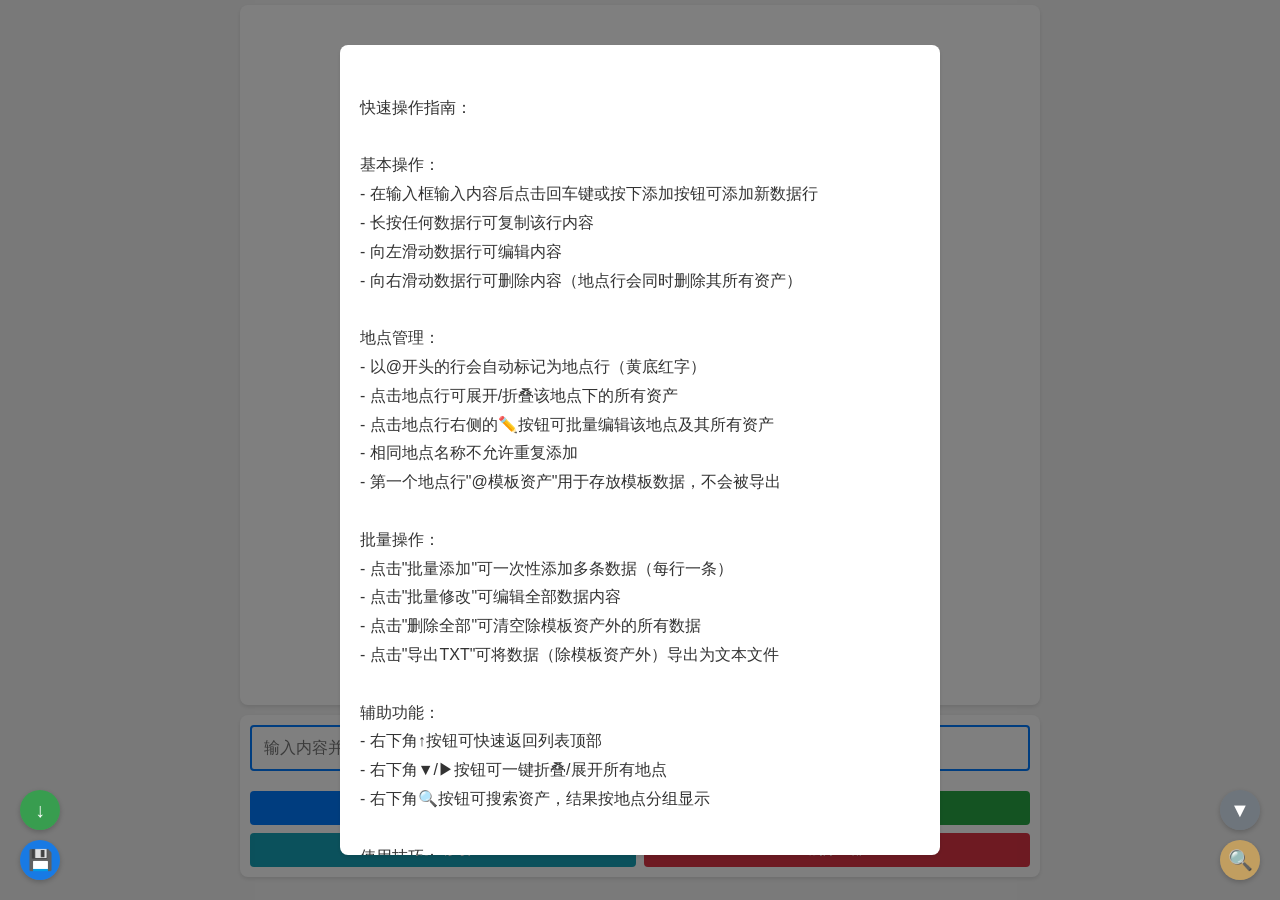
<file: Quick-inventory-checkBata/index.html>
<!DOCTYPE html>
<html lang="zh-CN">
<head>
    <meta charset="UTF-8">
    <meta name="viewport" content="width=device-width, initial-scale=1.0">
    <title>数据列表管理</title>
    <link rel="stylesheet" href="styles.css">
</head>
<body>
    <div id="overlay"></div>
    <div id="editModal">
        <input type="text" id="editInput" placeholder="输入修改后的内容">
        <button id="saveEditButton">保存修改</button>
    </div>
    <div id="importModal">
        <textarea id="importInput" placeholder="请输入要导入的数据，每行一条"></textarea>
        <button id="savebatchAddButton">确认保存</button>
    </div>
    <div id="editAllModal">
        <textarea id="editAllInput" placeholder="请修改数据，每行一条"></textarea>
        <button id="saveEditAllButton">确认修改</button>
    </div>
    <div id="searchModal">
        <input type="text" id="searchInput" placeholder="输入要搜索的资产关键词">
        <div id="searchResults"></div>
        <button id="closeSearchButton">关闭</button>
    </div>

    <div id="dataList"></div>
    <button id="searchButton" title="搜索资产">🔍</button>
    <button id="collapseAllButton" title="折叠/展开">▼</button>
    <div class="input-container">
        <input type="text" id="itemInput" placeholder="输入内容并选择建议项...">
        <div id="suggestions"></div>
        <div class="button-group">
            <button id="exportButton">导出TXT</button>
            <button id="batchAddButton">批量添加</button>
            <button id="batchEditButton">批量修改</button>
            <button id="deleteAllButton">删除全部</button>
        </div>
    </div>
    <div id="guideModal">
        <div class="guide-content">
            快速操作指南：

            基本操作：
            - 在输入框输入内容后点击回车键或按下添加按钮可添加新数据行
            - 长按任何数据行可复制该行内容
            - 向左滑动数据行可编辑内容
            - 向右滑动数据行可删除内容（地点行会同时删除其所有资产）
            
            地点管理：
            - 以@开头的行会自动标记为地点行（黄底红字）
            - 点击地点行可展开/折叠该地点下的所有资产
            - 点击地点行右侧的✏️按钮可批量编辑该地点及其所有资产
            - 相同地点名称不允许重复添加
            - 第一个地点行"@模板资产"用于存放模板数据，不会被导出
            
            批量操作：
            - 点击"批量添加"可一次性添加多条数据（每行一条）
            - 点击"批量修改"可编辑全部数据内容
            - 点击"删除全部"可清空除模板资产外的所有数据
            - 点击"导出TXT"可将数据（除模板资产外）导出为文本文件
            
            辅助功能：
            - 右下角↑按钮可快速返回列表顶部
            - 右下角▼/▶按钮可一键折叠/展开所有地点
            - 右下角🔍按钮可搜索资产，结果按地点分组显示
            
            使用技巧：
            - 每个地点下的资产会自动编号（1. 2. 3. ...）
            - 批量导入时会自动检查地点是否重复
            - 长按复制内容可用于快速创建类似条目
            - 折叠不常用地点可使列表更简洁
            
            提示：该应用数据存储在本地浏览器中，清除浏览器数据可能导致信息丢失，建议定期导出备份。
        </div>
        <button id="closeGuideButton">我知道了</button>
    </div>
    
    <div id="locationEditModal">
        <h3>编辑地点及资产</h3>
        <textarea id="locationEditInput" placeholder="编辑地点及其所有资产，每行一条"></textarea>
        <button id="saveLocationEditButton">保存修改</button>
    </div>

    <div id="backupModal">
        <h3>数据备份与恢复</h3>
        <div class="backup-info">
            <p>上次自动备份时间：<span id="lastBackupTime">无</span></p>
            <p>当前自动备份状态：<span id="backupStatus">已启用</span></p>
        </div>
        <div class="backup-buttons">
            <button id="manualBackupButton">立即备份</button>
            <button id="restoreBackupButton">恢复备份</button>
            <button id="exportBackupButton">导出备份文件</button>
            <button id="importBackupButton">导入备份文件</button>
            <input type="file" id="backupFileInput" accept=".json" style="display: none;">
        </div>
        <div class="backup-options">
            <label>
                <input type="checkbox" id="autoBackupEnabled" checked>
                启用自动备份
            </label>
            <label>
                备份频率：
                <select id="backupFrequency">
                    <option value="3600000">每小时</option>
                    <option value="86400000" selected>每天</option>
                    <option value="604800000">每周</option>
                </select>
            </label>
            <label>
                保留备份数：
                <select id="backupRetention">
                    <option value="1">1个</option>
                    <option value="3" selected>3个</option>
                    <option value="5">5个</option>
                    <option value="10">10个</option>
                </select>
            </label>
        </div>
        <div class="backup-list">
            <h4>可用备份列表</h4>
            <div id="backupsList"></div>
        </div>
        <button id="closeBackupModalButton">关闭</button>
    </div>

    <script src="app.js"></script>
</body>
</html>
</file>
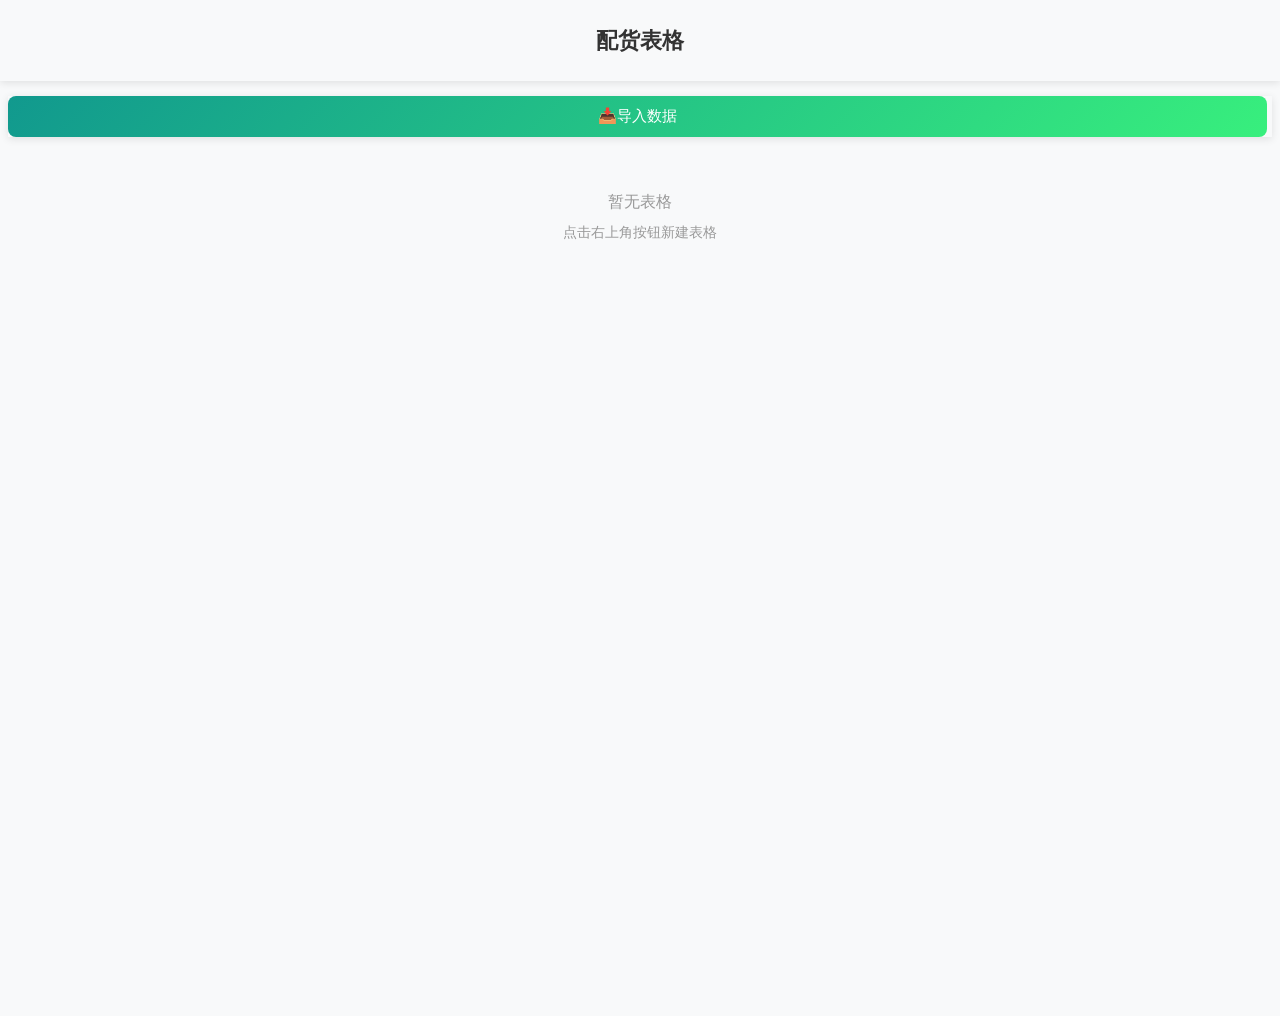
<file: showTable/index.html>
<!DOCTYPE html>
<html lang="zh-CN">
<head>
    <meta charset="UTF-8">
    <meta name="viewport" content="width=device-width, initial-scale=1.0, maximum-scale=1.0, user-scalable=no">
    <title>多组表格查看器</title>
    <link rel="stylesheet" href="styles.css">
</head>
<body>
    <div id="app">
        <!-- 表格列表视图 -->
         <div class="header">
                <h1 style="font-size: 1.4rem;">配货表格</h1>
        </div>
        <div id="tableListView" class="view">
            
            <div class="actions">
                <button id="importBtn" class="btn btn-import">📥导入数据</button>
            </div>
            <div id="tableList" class="table-list"></div>
        </div>

        <!-- 表格详情视图 -->
        <div id="tableDetailView" class="view hidden">
            <div class="header">
                <button id="backBtn" class="btn btn-back">←</button>
                <span id="currentTableName" class="table-name"></span>
                <button id="toggleViewBtn" class="btn btn-toggle">切换</button>
            </div>

            <div class="table-container">
                <table id="dataTable">
                    <thead>
                        <tr id="tableHeaderRow">
                            <th data-field="index" class="sortable text-right" style="width:6%">序</th>
                            <th data-field="productName" class="text-left" style="width:65%">商品名称</th>
                            <th data-field="barcode" class="text-center toggle-field" style="width:9%">四位</th>
                            <th data-field="quantity" class="text-right" style="width:6%">量</th>
                            <th data-field="price" class="text-center toggle-field" style="width:7%">箱</th>
                            <th data-field="actualQuantity" class="text-right toggle-field" style="width:6%">实</th>
                            <th data-field="productionDate" class="text-center date-field" style="width:22%; display:none;">日期</th>
                        </tr>
                    </thead>
                    <tbody id="tableBody"></tbody>
                </table>
                <div class="table-summary">
                    <div class="summary-row">
                        <span id="tableRowCount">共 0 条数据</span>
                        <span id="tableQuantityTotal">总计：0</span>
                    </div>
                </div>
            </div>

            <div class="legend">
                <span class="legend-item" data-status="all"><span class="color-box all"></span> 全部 <span class="legend-count" id="legendAll">0</span></span>
                <span class="legend-item" data-status="green"><span class="color-box green"></span> 有货 <span class="legend-count" id="legendGreen">0</span></span>
                <span class="legend-item" data-status="red"><span class="color-box red"></span> 无货 <span class="legend-count" id="legendRed">0</span></span>
                <span class="legend-item" data-status="yellow"><span class="color-box yellow"></span> 少货 <span class="legend-count" id="legendYellow">0</span></span>
                <span class="legend-item" data-status="white"><span class="color-box white"></span> 未操作 <span class="legend-count" id="legendWhite">0</span></span>
            </div>
        </div>

    </div>

    <!-- 编辑弹窗 -->
    <div id="editModal" class="modal hidden">
        <div class="modal-content">
            <h3>编辑数据</h3>
            <div class="product-info">
                <p id="editProductName"></p>
                <p>应发数量: <span id="editQuantity"></span></p>
            </div>
            <input type="number" id="editActualQuantity" placeholder="输入实际数量" min="0">
            <input type="date" id="editProductionDate" placeholder="选择生产日期">
            <div class="modal-actions">
                <button id="cancelEdit" class="btn btn-cancel">取消</button>
                <button id="confirmEdit" class="btn btn-confirm">确认</button>
            </div>
        </div>
    </div>

    <!-- 导入弹窗 -->
    <div id="importModal" class="modal hidden">
        <div class="modal-content" style="max-width: 500px;">
            <h3>导入数据</h3>
            <textarea id="importText" placeholder="粘贴表格数据...
格式：第一行表格名称，第二行表头，后续为数据
示例：
光彩路
序号	商品名称	四位	量	箱
2	津华谷色苦荞片葱香味400g	2725	10	1.0
1	津华谷色苦荞片牛排味400g	0073	20	2.0" rows="12"></textarea>
            <div class="modal-actions">
                <button id="cancelImport" class="btn btn-cancel">取消</button>
                <button id="confirmImport" class="btn btn-confirm">导入</button>
            </div>
        </div>
    </div>

    <script src="app.js"></script>
</body>
</html>
</file>
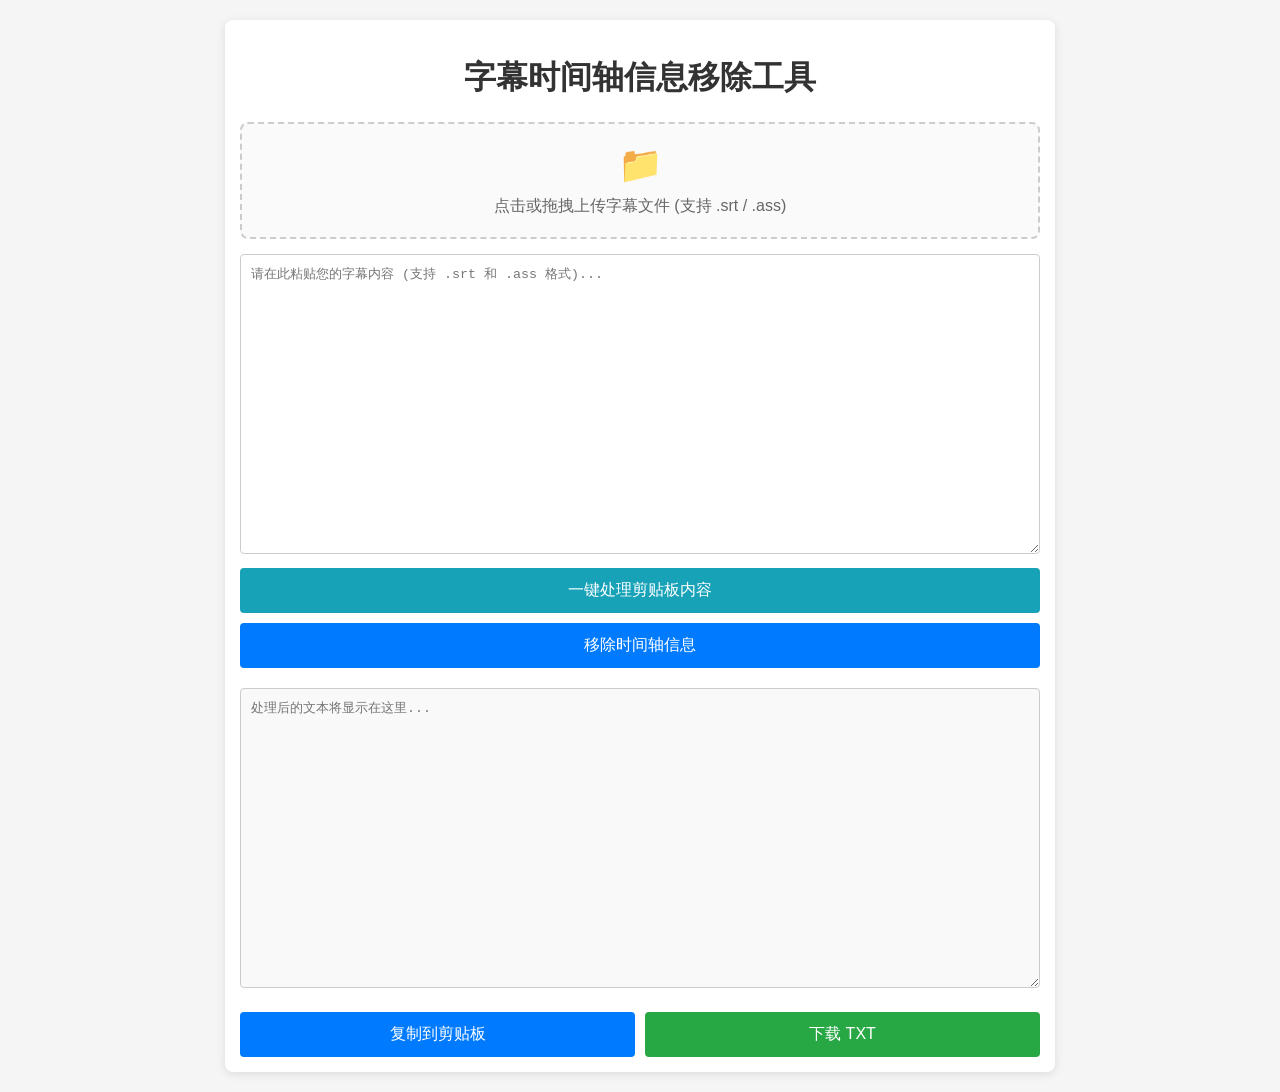
<file: SrtToTXT/index.html>
<!DOCTYPE html>
<html lang="zh-CN">
<head>
    <meta charset="UTF-8">
    <meta name="viewport" content="width=device-width, initial-scale=1.0">
    <title>字幕时间轴信息移除工具</title>
    <style>
        body {
            font-family: Arial, sans-serif;
            margin: 20px;
            background-color: #f5f5f5;
        }
        .container {
            max-width: 800px;
            margin: auto;
            background-color: #fff;
            padding: 15px;
            border-radius: 8px;
            box-shadow: 0 2px 10px rgba(0,0,0,0.1);
        }
        h1 {
            text-align: center;
            color: #333;
        }
        textarea {
            width: 100%;
            height: 300px;
            padding: 10px;
            box-sizing: border-box;
            border: 1px solid #ccc;
            border-radius: 4px;
            resize: vertical;
            font-family: 'Courier New', monospace;
        }
        button {
            display: block;
            width: 100%;
            padding: 12px;
            background-color: #007bff;
            color: white;
            border: none;
            border-radius: 4px;
            cursor: pointer;
            font-size: 16px;
            margin-top: 10px;
        }
        button:hover {
            background-color: #0056b3;
        }
        #clipboardBtn {
            background-color: #17a2b8;
        }
        #clipboardBtn:hover {
            background-color: #117a8b;
        }
        .output-container {
            margin-top: 20px;
        }
        #outputText {
            background-color: #f9f9f9;
        }
        .error {
            color: red;
            font-weight: bold;
            margin-top: 10px;
        }
        .upload-area {
            border: 2px dashed #ccc;
            border-radius: 8px;
            padding: 20px;
            text-align: center;
            margin-bottom: 15px;
            cursor: pointer;
            transition: all 0.3s ease;
            background-color: #fafafa;
        }
        .upload-area:hover {
            border-color: #007bff;
            background-color: #f0f7ff;
        }
        .upload-area.dragover {
            border-color: #007bff;
            background-color: #e3f2fd;
        }
        .upload-area p {
            margin: 0;
            color: #666;
        }
        .upload-area .icon {
            font-size: 36px;
            color: #007bff;
            margin-bottom: 10px;
        }
        #fileInput {
            display: none;
        }
        .file-info {
            margin-top: 10px;
            padding: 8px 12px;
            background-color: #e8f5e9;
            border-radius: 4px;
            color: #2e7d32;
            font-size: 14px;
            display: none;
        }
        .btn-group {
            display: flex;
            gap: 10px;
            margin-top: 10px;
        }
        .btn-group button {
            flex: 1;
        }
        #downloadBtn {
            background-color: #28a745;
        }
        #downloadBtn:hover {
            background-color: #218838;
        }
    </style>
</head>
<body>

<div class="container">
    <h1>字幕时间轴信息移除工具</h1>
    
    <div class="upload-area" id="uploadArea">
        <div class="icon">📁</div>
        <p>点击或拖拽上传字幕文件 (支持 .srt / .ass)</p>
        <input type="file" id="fileInput" accept=".srt,.ass,.txt">
    </div>
    <div id="fileInfo" class="file-info"></div>
    
    <textarea id="inputText" placeholder="请在此粘贴您的字幕内容 (支持 .srt 和 .ass 格式)..."></textarea>
    <button id="clipboardBtn">一键处理剪贴板内容</button>
    <button id="processBtn">移除时间轴信息</button>
    <div id="errorMessage" class="error"></div>
    <div class="output-container">
        <textarea id="outputText" placeholder="处理后的文本将显示在这里..." readonly></textarea>
        <div class="btn-group">
            <button id="copyBtn">复制到剪贴板</button>
            <button id="downloadBtn">下载 TXT</button>
        </div>
    </div>
</div>

<script>
    function processText(input) {
        let lines = input.split('\n');
        let outputLines = [];
        let isAssFormat = lines.some(line => line.trim().startsWith("Dialogue:"));

            if (isAssFormat) {
                let inEventsSection = false;
                for (let line of lines) {
                    const trimmedLine = line.trim();
                    if (trimmedLine === "[Events]") {
                        inEventsSection = true;
                        continue;
                    }
                    if (inEventsSection && trimmedLine.startsWith("Dialogue:")) {
                        const parts = trimmedLine.split(',');
                        if (parts.length >= 10) {
                            let dialogueText = parts.slice(9).join(',');
                            dialogueText = dialogueText.replace(/\{\\[^}]*\}/g, '');
                            if (dialogueText.trim() !== '') {
                                outputLines.push(dialogueText.trim());
                            }
                        }
                    } else if (inEventsSection && trimmedLine.startsWith("Comment:")) {
                         const commentParts = trimmedLine.split(',');
                         if (commentParts.length >= 10) {
                             let commentText = commentParts.slice(9).join(',');
                             commentText = commentText.replace(/\{\\[^}]*\}/g, '');
                             if (commentText.trim() !== '') {
                                 outputLines.push(commentText.trim());
                             }
                         }
                    }
                }
            } else {
                let i = 0;
                while (i < lines.length) {
                    let line = lines[i];
                    const timeRegex = /^\s*\d{1,2}:\d{1,2}:\d{1,2},\d{1,3}\s*--\>\s*\d{1,2}:\d{1,2}:\d{1,2},\d{1,3}\s*$/;
                    if (line.trim() === '' || /^\s*\d+\s*$/.test(line) || timeRegex.test(line)) {
                        i++;
                        continue;
                    }
                    outputLines.push(line);
                    i++;
                }
            }

            return outputLines.join('\n');
    }

    function processSubtitle() {
        const inputArea = document.getElementById('inputText');
        const outputArea = document.getElementById('outputText');
        const errorDiv = document.getElementById('errorMessage');

        errorDiv.textContent = '';
        outputArea.value = '';

        const input = inputArea.value;

        if (!input.trim()) {
            errorDiv.textContent = "请输入字幕内容或上传文件。";
            return;
        }

        try {
            outputArea.value = processText(input);
        } catch (error) {
            console.error('处理过程中发生错误:', error);
            errorDiv.textContent = "处理过程中发生错误: " + error.message;
        }
    }

    async function processFromClipboard() {
        const btn = document.getElementById('clipboardBtn');
        const inputArea = document.getElementById('inputText');
        const outputArea = document.getElementById('outputText');
        const errorDiv = document.getElementById('errorMessage');

        errorDiv.textContent = '';

        if (!navigator.clipboard || !navigator.clipboard.readText) {
            errorDiv.textContent = "当前浏览器不支持读取剪贴板，请手动粘贴到文本框后处理。";
            return;
        }

        try {
            const text = await navigator.clipboard.readText();
            if (!text.trim()) {
                errorDiv.textContent = "剪贴板是空的，请先复制字幕内容。";
                return;
            }

            inputArea.value = text;
            const result = processText(text);
            if (!result.trim()) {
                errorDiv.textContent = "没有从剪贴板内容中解析出字幕文本。";
                return;
            }

            outputArea.value = result;
            await navigator.clipboard.writeText(result);

            const originalText = btn.textContent;
            btn.textContent = '已处理并复制!';
            setTimeout(() => {
                btn.textContent = originalText;
            }, 2000);
        } catch (error) {
            console.error('剪贴板处理失败:', error);
            errorDiv.textContent = "无法访问剪贴板（权限被拒绝或页面非安全上下文），请手动粘贴后处理。";
        }
    }

    function copyToClipboard() {
        const outputText = document.getElementById('outputText');
        const errorDiv = document.getElementById('errorMessage');
        
        if (!outputText.value.trim()) {
             errorDiv.textContent = "没有可复制的内容。";
             return;
        }

        outputText.select();
        outputText.setSelectionRange(0, 99999);

        navigator.clipboard.writeText(outputText.value).then(() => {
            const originalText = document.getElementById('copyBtn').textContent;
            document.getElementById('copyBtn').textContent = '已复制!';
            setTimeout(() => {
                document.getElementById('copyBtn').textContent = originalText;
            }, 2000);
        }, (err) => {
            console.error('无法复制文本: ', err);
            errorDiv.textContent = '复制失败，请手动复制。';
        });
    }

    let uploadedFileName = '';

    function downloadTxt() {
        const outputText = document.getElementById('outputText');
        const errorDiv = document.getElementById('errorMessage');
        
        if (!outputText.value.trim()) {
            errorDiv.textContent = "没有可下载的内容，请先处理字幕文件。";
            return;
        }

        const blob = new Blob([outputText.value], { type: 'text/plain;charset=utf-8' });
        const url = URL.createObjectURL(blob);
        const a = document.createElement('a');
        a.href = url;
        let downloadName = 'subtitle_output.txt';
        if (uploadedFileName) {
            const baseName = uploadedFileName.substring(0, uploadedFileName.lastIndexOf('.')) || uploadedFileName;
            downloadName = baseName + '.txt';
        }
        a.download = downloadName;
        document.body.appendChild(a);
        a.click();
        document.body.removeChild(a);
        URL.revokeObjectURL(url);

        const originalText = document.getElementById('downloadBtn').textContent;
        document.getElementById('downloadBtn').textContent = '已下载!';
        setTimeout(() => {
            document.getElementById('downloadBtn').textContent = originalText;
        }, 2000);
    }

    function handleFileUpload(file) {
        const errorDiv = document.getElementById('errorMessage');
        const fileInfo = document.getElementById('fileInfo');
        const inputArea = document.getElementById('inputText');

        if (!file) return;

        const validExtensions = ['.srt', '.ass', '.txt'];
        const fileName = file.name.toLowerCase();
        const isValid = validExtensions.some(ext => fileName.endsWith(ext));

        if (!isValid) {
            errorDiv.textContent = "不支持的文件格式，请上传 .srt、.ass 或 .txt 文件。";
            return;
        }

        const reader = new FileReader();
        reader.onload = function(e) {
            inputArea.value = e.target.result;
            uploadedFileName = file.name;
            fileInfo.style.display = 'block';
            fileInfo.textContent = `✓ 已加载: ${file.name} (${(file.size / 1024).toFixed(1)} KB)`;
            errorDiv.textContent = '';
        };
        reader.onerror = function() {
            errorDiv.textContent = "文件读取失败，请重试。";
        };
        reader.readAsText(file, 'UTF-8');
    }

    document.addEventListener('DOMContentLoaded', (event) => {
        const uploadArea = document.getElementById('uploadArea');
        const fileInput = document.getElementById('fileInput');

        uploadArea.addEventListener('click', () => fileInput.click());

        uploadArea.addEventListener('dragover', (e) => {
            e.preventDefault();
            uploadArea.classList.add('dragover');
        });

        uploadArea.addEventListener('dragleave', (e) => {
            e.preventDefault();
            uploadArea.classList.remove('dragover');
        });

        uploadArea.addEventListener('drop', (e) => {
            e.preventDefault();
            uploadArea.classList.remove('dragover');
            const files = e.dataTransfer.files;
            if (files.length > 0) {
                handleFileUpload(files[0]);
            }
        });

        fileInput.addEventListener('change', (e) => {
            if (e.target.files.length > 0) {
                handleFileUpload(e.target.files[0]);
            }
        });

        document.getElementById('processBtn').addEventListener('click', processSubtitle);
        document.getElementById('clipboardBtn').addEventListener('click', processFromClipboard);
        document.getElementById('copyBtn').addEventListener('click', copyToClipboard);
        document.getElementById('downloadBtn').addEventListener('click', downloadTxt);
    });
</script>

</body>
</file>
<file: lrcEditor/style.css>
/* 全局样式 */
:root {
    --primary-color: #4a6fa5;
    --secondary-color: #6b8cbc;
    --success-color: #28a745;
    --info-color: #17a2b8;
    --warning-color: #ffc107;
    --danger-color: #dc3545;
    --light-bg: #f8f9fa;
    --dark-bg: #343a40;
    --text-color: #333;
    --border-color: #ddd;
    --shadow: 0 4px 6px rgba(0, 0, 0, 0.1);
    --radius: 8px;
    --transition: all 0.3s ease;
}

/* 悬浮播放按钮 */
.floating-play-btn {
    position: fixed;
    bottom: 30px;
    left: 30px;
    width: 60px;
    height: 60px;
    border-radius: 50%;
    background: linear-gradient(135deg, var(--primary-color), #5a7fb5);
    color: white;
    border: none;
    box-shadow: 0 4px 15px rgba(74, 111, 165, 0.4);
    cursor: pointer;
    font-size: 24px;
    display: flex;
    align-items: center;
    justify-content: center;
    transition: var(--transition);
    z-index: 1000;
}

.floating-play-btn:hover:not(:disabled) {
    transform: scale(1.1);
    box-shadow: 0 6px 20px rgba(74, 111, 165, 0.6);
}

.floating-play-btn:disabled {
    background: #ccc;
    cursor: not-allowed;
    box-shadow: none;
}

.floating-play-btn:active:not(:disabled) {
    transform: scale(0.95);
}

[data-theme="dark"] .floating-play-btn {
    background: linear-gradient(135deg, #5a7fb5, #4a6fa5);
    box-shadow: 0 4px 15px rgba(90, 127, 181, 0.4);
}

[data-theme="dark"] .floating-play-btn:hover:not(:disabled) {
    box-shadow: 0 6px 20px rgba(90, 127, 181, 0.6);
}

[data-theme="dark"] {
    --primary-color: #5d7ab4;
    --secondary-color: #7ca5cc;
    --light-bg: #212529;
    --text-color: #e9ecef;
    --border-color: #444;
    --shadow: 0 4px 6px rgba(0, 0, 0, 0.3);
}

* {
    margin: 0;
    padding: 0;
    box-sizing: border-box;
}

body {
    font-family: 'Segoe UI', Tahoma, Geneva, Verdana, sans-serif;
    background-color: var(--light-bg);
    color: var(--text-color);
    line-height: 1.6;
    transition: var(--transition);
}

.container {
    max-width: 1200px;
    margin: 0 auto;
    padding: 20px;
    min-height: 100vh;
    display: flex;
    flex-direction: column;
}

header {
    text-align: center;
    padding: 15px 0;
    position: relative;
}

header h1 {
    font-size: 1.8rem;
    color: var(--primary-color);
    margin-bottom: 5px;
}

header p {
    font-size: 0.9rem;
    color: var(--secondary-color);
}

/* 帮助按钮 */
.help-btn {
    position: absolute;
    top: 15px;
    right: 15px;
    width: 32px;
    height: 32px;
    border-radius: 50%;
    background-color: var(--primary-color);
    color: white;
    border: none;
    font-size: 16px;
    cursor: pointer;
    transition: var(--transition);
    display: flex;
    align-items: center;
    justify-content: center;
}

.help-btn:hover {
    background-color: var(--secondary-color);
    transform: scale(1.1);
}

.help-btn:active {
    transform: scale(0.95);
}

/* 按钮样式 */
.btn {
    display: inline-block;
    padding: 10px 20px;
    margin: 5px;
    border: none;
    border-radius: var(--radius);
    cursor: pointer;
    font-size: 1rem;
    text-decoration: none;
    transition: var(--transition);
    background-color: #e9ecef;
    color: var(--text-color);
}

.btn:hover {
    opacity: 0.9;
    transform: translateY(-2px);
}

.btn:disabled {
    opacity: 0.5;
    cursor: not-allowed;
    transform: none;
}

.btn-primary {
    background-color: var(--primary-color);
    color: white;
}

.btn-secondary {
    background-color: var(--secondary-color);
    color: white;
}

.btn-success {
    background-color: var(--success-color);
    color: white;
}

.btn-info {
    background-color: var(--info-color);
    color: white;
}

.btn-danger {
    background-color: var(--danger-color);
    color: white;
}

.btn-dark {
    background-color: var(--dark-bg);
    color: white;
}

.btn-small {
    padding: 6px 12px;
    font-size: 0.9rem;
}

/* 音频控制区域 */
.audio-controls {
    background: white;
    border-radius: var(--radius);
    padding: 20px;
    margin-bottom: 10px;
    box-shadow: var(--shadow);
    transition: var(--transition);
}

.upload-section {
    display: flex;
    align-items: center;
    flex-wrap: wrap;
}

#audioUpload {
    display: none;
}

.file-name {
    margin-left: 15px;
    font-style: italic;
    color: var(--secondary-color);
    word-break: break-all;
    max-width: 300px;
}

.player-controls {
    display: flex;
    align-items: center;
    gap: 15px;
    margin-bottom: 10px;
    flex-wrap: wrap;
}

.time-display {
    font-family: monospace;
    font-weight: bold;
    min-width: 100px;
    text-align: center;
}

#progressBar {
    flex: 1;
    min-width: 200px;
    height: 8px;
    border-radius: 4px;
    background: #e0e0e0;
    outline: none;
    -webkit-appearance: none;
}

#progressBar::-webkit-slider-thumb {
    -webkit-appearance: none;
    width: 18px;
    height: 18px;
    border-radius: 50%;
    background: var(--primary-color);
    cursor: pointer;
}

.timestamp-controls {
    display: flex;
    gap: 10px;
    flex-wrap: wrap;
    align-items: center;
}

.settings-group {
    display: flex;
    align-items: center;
    gap: 8px;
    margin-left: 10px;
}

.settings-group label {
    font-weight: bold;
    color: var(--text-color);
}

.rewind-select {
    padding: 8px 12px;
    border: 1px solid var(--border-color);
    border-radius: var(--radius);
    background-color: var(--light-bg);
    color: var(--text-color);
    font-size: 0.9rem;
    cursor: pointer;
    transition: var(--transition);
}

.rewind-select:hover {
    border-color: var(--primary-color);
}

.rewind-select:focus {
    outline: none;
    border-color: var(--primary-color);
    box-shadow: 0 0 0 2px rgba(74, 111, 165, 0.2);
}

/* 波形图容器 */
.waveform-container {
    margin-top: 10px;
    padding: 15px;
    background-color: #f8f9fa;
    border-radius: var(--radius);
    border: 1px solid var(--border-color);
}

[data-theme="dark"] .waveform-container {
    background-color: #2a2e35;
}

#waveform-canvas {
    width: 100%;
    height: 100px;
    display: block;
    background-color: white;
    border-radius: 4px;
}

[data-theme="dark"] #waveform-canvas {
    background-color: #343a40;
}

/* 歌词编辑区域 */
.lyrics-editor {
    background: white;
    border-radius: var(--radius);
    padding: 20px;
    box-shadow: var(--shadow);
    transition: var(--transition);
}

.editor-header {
    display: flex;
    justify-content: space-between;
    align-items: center;
    flex-wrap: wrap;
    gap: unset;
}

.editor-header h2 {
    color: var(--primary-color);
}

.editor-actions {
    display: flex;
    gap: 10px;
    flex-wrap: wrap;
}

.lyrics-table-container {
    overflow-x: auto;
    max-height: 400px; /* 设置最大高度 */
    overflow-y: auto; /* 启用垂直滚动 */
    border: 1px solid var(--border-color);
    border-radius: var(--radius);
    margin-top: 10px;
}

.lyrics-table {
    width: 100%;
    border-collapse: collapse;
    margin-top: 10px;
}

.lyrics-table th,
.lyrics-table td {
    padding: 12px;
    text-align: left;
    border-bottom: 1px solid var(--border-color);
}

.lyrics-table th {
    background-color: var(--primary-color);
    color: white;
    position: sticky;
    top: 0;
}

.lyrics-table tr:hover {
    background-color: rgba(74, 111, 165, 0.05);
}

.lyrics-table tr.selected {
    background-color: #e3f2fd;
}

[data-theme="dark"] .lyrics-table tr.selected {
    background-color: #1a3a52;
}

/* 播放歌词模式下，隐藏选中样式 */
.lyrics-table tr.playing {
    background-color: #fff3e0 !important;
    font-weight: bold;
    animation: pulse 1s ease-in-out infinite;
}

.lyrics-table tr.playing.selected {
    background-color: #fff3e0 !important;
}

[data-theme="dark"] .lyrics-table tr.playing {
    background-color: #3d2914 !important;
}

[data-theme="dark"] .lyrics-table tr.playing.selected {
    background-color: #3d2914 !important;
}

@keyframes pulse {
    0%, 100% {
        opacity: 1;
    }
    50% {
        opacity: 0.8;
    }
}

.lyrics-table input[type="text"],
.lyrics-table textarea {
    width: 100%;
    padding: 8px;
    border: 1px solid var(--border-color);
    border-radius: 4px;
    font-family: inherit;
    background-color: var(--light-bg);
    color: var(--text-color);
}

.lyrics-table textarea {
    resize: vertical;
    min-height: 60px;
}

.action-buttons {
    display: flex;
    gap: 5px;
    flex-wrap: wrap;
}

.action-btn {
    padding: 5px 10px;
    font-size: 0.85rem;
}

.empty-row {
    text-align: center;
    font-style: italic;
    color: #6c757d;
}

/* 模态框样式 */
.modal {
    display: none;
    position: fixed;
    z-index: 1000;
    left: 0;
    top: 0;
    width: 100%;
    height: 100%;
    background-color: rgba(0, 0, 0, 0.5);
}

.modal-content {
    background-color: var(--light-bg);
    margin: 5% auto;
    padding: 0;
    border: none;
    border-radius: var(--radius);
    width: 90%;
    max-width: 600px;
    box-shadow: var(--shadow);
    animation: modalFadeIn 0.3s;
    color: var(--text-color);
    transition: var(--transition);
}

/* 帮助模态框特殊样式 */
.help-modal-content {
    max-width: 700px;
    max-height: 80vh;
    overflow-y: auto;
}

.help-section {
    margin-bottom: 20px;
}

.help-section h4 {
    color: var(--primary-color);
    margin-bottom: 10px;
    font-size: 1.1rem;
}

.help-section ol,
.help-section ul {
    margin-left: 20px;
    line-height: 1.8;
}

.help-section li {
    margin-bottom: 8px;
}

.help-section p {
    line-height: 1.6;
    margin-bottom: 10px;
}

.help-table {
    width: 100%;
    border-collapse: collapse;
}

.help-table td {
    padding: 8px;
    border-bottom: 1px solid var(--border-color);
    vertical-align: top;
}

.help-table td:first-child {
    width: 100px;
    font-weight: bold;
}

.help-table kbd {
    background-color: var(--light-bg);
    border: 1px solid var(--border-color);
    border-radius: 4px;
    padding: 2px 6px;
    font-family: monospace;
    font-size: 0.9rem;
}

.help-section code {
    background-color: rgba(74, 111, 165, 0.1);
    padding: 2px 6px;
    border-radius: 3px;
    font-family: monospace;
    color: var(--primary-color);
}

@keyframes modalFadeIn {
    from { opacity: 0; transform: translateY(-50px); }
    to { opacity: 1; transform: translateY(0); }
}

.modal-header {
    padding: 20px;
    border-bottom: 1px solid var(--border-color);
    display: flex;
    justify-content: space-between;
    align-items: center;
}

.modal-header h3 {
    margin: 0;
    color: var(--primary-color);
}

.close {
    font-size: 28px;
    font-weight: bold;
    cursor: pointer;
    color: #aaa;
}

.close:hover {
    color: var(--danger-color);
}

.modal-body {
    padding: 20px;
}

.metadata-fields {
    display: grid;
    grid-template-columns: 1fr 1fr;
    gap: 15px;
    margin-bottom: 20px;
}

.metadata-field {
    display: flex;
    flex-direction: column;
}

.metadata-field label {
    margin-bottom: 5px;
    font-weight: bold;
    color: var(--text-color);
}

.metadata-field input {
    padding: 8px;
    border: 1px solid var(--border-color);
    border-radius: 4px;
    font-family: inherit;
    background-color: var(--light-bg);
    color: var(--text-color);
}

#lyricsTextarea {
    width: 100%;
    height: 200px;
    padding: 12px;
    border: 1px solid var(--border-color);
    border-radius: var(--radius);
    font-family: 'Courier New', monospace;
    resize: vertical;
    background-color: var(--light-bg);
    color: var(--text-color);
}

@media (max-width: 480px) {
    .metadata-fields {
        grid-template-columns: 1fr;
    }
}

.modal-footer {
    padding: 15px 20px;
    border-top: 1px solid var(--border-color);
    display: flex;
    justify-content: flex-end;
    gap: 10px;
}

/* 响应式设计 */
@media (max-width: 768px) {
    .container {
        padding: 10px;
    }
    
    header h1 {
        font-size: 1.5rem;
    }
    
    header p {
        font-size: 0.85rem;
    }
    
    .player-controls {
        flex-direction: column;
        align-items: stretch;
    }
    
    .time-display {
        order: -1;
        margin-bottom: 10px;
        text-align: center;
    }
    
    #progressBar {
        min-width: auto;
    }
    
    .timestamp-controls {
        justify-content: center;
    }
    
    .settings-group {
        margin-left: 0;
        margin-top: 10px;
        justify-content: center;
    }
    
    .editor-header {
        flex-direction: column;
        align-items: stretch;
    }
    
    .editor-actions {
        justify-content: center;
    }
    
    .lyrics-table th,
    .lyrics-table td {
        padding: 8px 6px;
        font-size: 0.9rem;
    }
    
    .action-buttons {
        justify-content: center;
    }
    
    .modal-content {
        width: 95%;
        margin: 10% auto;
    }
    
    .floating-play-btn {
        width: 50px;
        height: 50px;
        font-size: 20px;
        bottom: 20px;
        left: 20px;
    }
    
    .waveform-container {
        padding: 10px;
    }
    
    #waveform-canvas {
        height: 80px;
    }
}

@media (max-width: 480px) {
    header {
        padding: 10px 0;
    }
    
    header h1 {
        font-size: 1.3rem;
    }
    
    header p {
        font-size: 0.8rem;
    }
    
    .btn {
        padding: 8px 12px;
        font-size: 0.85rem;
        margin: 3px;
    }
    
    .btn-small {
        padding: 4px 8px;
        font-size: 0.75rem;
    }
    
    .player-controls {
        gap: unset;
    }
    
    .timestamp-controls {
        align-items: stretch;
    }
    
    .settings-group {
        justify-content: center;
    }
    
    .rewind-select {
        padding: 6px 10px;
        font-size: 0.85rem;
    }
    
    .lyrics-table th,
    .lyrics-table td {
        padding: 6px 4px;
        font-size: 0.8rem;
    }
    
    .lyrics-table-container {
        max-height: 300px;
    }
    
    .audio-controls,
    .lyrics-editor {
        padding: 15px;
    }
    
    .upload-section {
        flex-direction: column;
        align-items: stretch;
    }
    
    .file-name {
        margin-left: 0;
        margin-top: 10px;
        text-align: center;
    }
    
    .floating-play-btn {
        width: 45px;
        height: 45px;
        font-size: 18px;
        bottom: 15px;
        left: 15px;
    }
    
    .modal-header {
        padding: 15px;
    }
    
    .modal-body {
        padding: 15px;
    }
    
    #lyricsTextarea {
        height: 150px;
    }
}

/* 暗色模式特定样式 */
[data-theme="dark"] .modal-content {
    border: 1px solid var(--border-color);
}

[data-theme="dark"] .audio-controls,
[data-theme="dark"] .lyrics-editor {
    background: var(--dark-bg);
}

[data-theme="dark"] .lyrics-table tr:hover {
    background-color: rgba(107, 140, 188, 0.1);
}

footer {
    text-align: center;
    margin-top: auto;
    padding: 20px 0 10px;
    color: var(--secondary-color);
}
</file>
<file: pickupCode/styles.css>
* {
    margin: 0;
    padding: 0;
    box-sizing: border-box;
}

body {
    font-family: -apple-system, BlinkMacSystemFont, 'Segoe UI', 'Microsoft YaHei', sans-serif;
    background: linear-gradient(135deg, #667eea 0%, #764ba2 100%);
    min-height: 100vh;
    padding: 10px;
}

.container {
    max-width: 1200px;
    margin: 0 auto;
}

header {
    display: flex;
    justify-content: space-between;
    align-items: center;
    color: white;
    margin-bottom: 15px;
    padding: 0 5px;
}

header h1 {
    font-size: 1.5em;
    text-shadow: 2px 2px 4px rgba(0, 0, 0, 0.3);
}

.settings-btn {
    background: rgba(255, 255, 255, 0.2);
    color: white;
    border: 2px solid rgba(255, 255, 255, 0.3);
    border-radius: 8px;
    padding: 8px 16px;
    font-size: 14px;
    cursor: pointer;
    transition: all 0.3s;
}

.settings-btn:hover {
    background: rgba(255, 255, 255, 0.3);
    transform: translateY(-2px);
}

.import-section,
.display-section {
    background: white;
    border-radius: 10px;
    padding: 15px;
    margin-bottom: 15px;
    box-shadow: 0 2px 4px rgba(0, 0, 0, 0.1);
}

h2 {
    color: #333;
    margin-bottom: 12px;
    font-size: 1.2em;
    border-bottom: 2px solid #667eea;
    padding-bottom: 8px;
}

#importData {
    width: 100%;
    min-height: 80px;
    padding: 10px;
    border: 2px solid #e0e0e0;
    border-radius: 6px;
    font-size: 13px;
    font-family: monospace;
    resize: vertical;
    transition: border-color 0.3s;
}

#importData:focus {
    outline: none;
    border-color: #667eea;
}

.import-buttons {
    display: flex;
    gap: 8px;
    margin-top: 10px;
}

.import-buttons button {
    flex: 1;
    padding: 10px;
    border: none;
    border-radius: 6px;
    font-size: 14px;
    cursor: pointer;
    transition: transform 0.2s, box-shadow 0.2s;
}

.import-buttons button:first-child {
    background: linear-gradient(135deg, #667eea 0%, #764ba2 100%);
    color: white;
}

.import-buttons button:last-child {
    background: #ff4757;
    color: white;
}

.import-buttons button:hover {
    transform: translateY(-1px);
    box-shadow: 0 2px 4px rgba(0, 0, 0, 0.2);
}

.locker-group {
    margin-bottom: 15px;
    border: 1px solid #e0e0e0;
    border-radius: 8px;
    overflow: hidden;
}

.locker-header {
    background: linear-gradient(135deg, #667eea 0%, #764ba2 100%);
    color: white;
    padding: 10px 15px;
    font-size: 1.1em;
    font-weight: bold;
}

.locker-info {
    background: #f8f9fa;
    padding: 6px 15px;
    color: #666;
    font-size: 0.85em;
}

.package-list {
    padding: 10px;
}

.package-item {
    background: white;
    border: 1px solid #e0e0e0;
    border-radius: 6px;
    padding: 10px;
    margin-bottom: 10px;
    transition: all 0.3s;
}

.package-item:hover {
    box-shadow: 0 2px 4px rgba(0, 0, 0, 0.1);
}

.package-item.overdue {
    border-color: #ff4757;
    background: #fff5f5;
}

.package-item.warning {
    border-color: #ffa502;
    background: #fff8e1;
}

.package-item.picked {
    border-color: #2ed573;
    background: #f0fff4;
    opacity: 0.7;
}

.package-header {
    display: flex;
    justify-content: space-between;
    align-items: center;
    margin-bottom: 8px;
}

.package-code {
    font-size: 1.3em;
    font-weight: bold;
    color: #667eea;
}

.package-time {
    color: #666;
    font-size: 0.85em;
}

.package-status {
    display: flex;
    justify-content: space-between;
    align-items: center;
    margin-top: 8px;
}

.status-info {
    display: flex;
    align-items: center;
    gap: 15px;
}

.status-item {
    display: flex;
    align-items: center;
    gap: 5px;
}

.status-label {
    font-size: 0.8em;
    color: #999;
}

.status-value {
    font-size: 0.95em;
    color: #333;
}

.overdue .status-value.overdue-time {
    color: #ff4757;
    font-weight: bold;
}

.warning .status-value.warning-time {
    color: #ffa502;
    font-weight: bold;
}

.picked .status-value.picked-time {
    color: #2ed573;
    font-weight: bold;
}

.delete-btn {
    background: #ff4757;
    color: white;
    border: none;
    padding: 4px 10px;
    border-radius: 4px;
    cursor: pointer;
    font-size: 11px;
    transition: background 0.3s;
}

.delete-btn:hover {
    background: #ff3838;
}

.delete-btn.picked-btn {
    background: #2ed573;
    cursor: not-allowed;
}

.delete-btn.picked-btn:hover {
    background: #2ed573;
}

.empty-state {
    text-align: center;
    padding: 30px;
    color: #999;
    font-size: 0.9em;
}

.modal {
    display: none;
    position: fixed;
    z-index: 1000;
    left: 0;
    top: 0;
    width: 100%;
    height: 100%;
    background-color: rgba(0, 0, 0, 0.5);
    animation: fadeIn 0.3s;
}

.modal.show {
    display: flex;
    justify-content: center;
    align-items: center;
}

@keyframes fadeIn {
    from {
        opacity: 0;
    }
    to {
        opacity: 1;
    }
}

.modal-content {
    background: white;
    border-radius: 12px;
    width: 90%;
    max-width: 500px;
    max-height: 90vh;
    overflow-y: auto;
    animation: slideIn 0.3s;
}

@keyframes slideIn {
    from {
        transform: translateY(-50px);
        opacity: 0;
    }
    to {
        transform: translateY(0);
        opacity: 1;
    }
}

.modal-header {
    display: flex;
    justify-content: space-between;
    align-items: center;
    padding: 15px 20px;
    border-bottom: 2px solid #e0e0e0;
}

.modal-header h2 {
    margin: 0;
    border: none;
    padding: 0;
    font-size: 1.2em;
}

.close-btn {
    background: none;
    border: none;
    font-size: 24px;
    color: #999;
    cursor: pointer;
    transition: color 0.3s;
}

.close-btn:hover {
    color: #333;
}

.settings-content {
    padding: 20px;
}

.settings-form {
    margin-bottom: 20px;
}

.settings-form input {
    width: 100%;
    padding: 10px;
    margin-bottom: 10px;
    border: 2px solid #e0e0e0;
    border-radius: 6px;
    font-size: 14px;
    transition: border-color 0.3s;
}

.settings-form input:focus {
    outline: none;
    border-color: #667eea;
}

.settings-form button {
    width: 100%;
    padding: 10px;
    background: linear-gradient(135deg, #667eea 0%, #764ba2 100%);
    color: white;
    border: none;
    border-radius: 6px;
    font-size: 14px;
    cursor: pointer;
    transition: transform 0.2s, box-shadow 0.2s;
}

.settings-form button:hover {
    transform: translateY(-1px);
    box-shadow: 0 2px 4px rgba(102, 126, 234, 0.4);
}

.settings-list {
    max-height: 300px;
    overflow-y: auto;
}

.setting-item {
    display: flex;
    justify-content: space-between;
    align-items: center;
    padding: 10px;
    background: #f5f5f5;
    border-radius: 6px;
    margin-bottom: 8px;
}

.setting-item .locker-name {
    font-weight: bold;
    color: #333;
}

.setting-item .free-hours {
    color: #667eea;
    margin-right: 10px;
}

.setting-item .delete-btn {
    background: #ff4757;
    color: white;
    border: none;
    padding: 4px 10px;
    border-radius: 4px;
    cursor: pointer;
    font-size: 11px;
    transition: background 0.3s;
}

.setting-item .delete-btn:hover {
    background: #ff3838;
}

@media (min-width: 769px) {
    body {
        padding: 20px;
    }

    header {
        margin-bottom: 25px;
    }

    header h1 {
        font-size: 2em;
    }

    .import-section,
    .display-section {
        padding: 20px;
        margin-bottom: 20px;
    }

    h2 {
        font-size: 1.3em;
        margin-bottom: 15px;
    }

    #importData {
        min-height: 120px;
        padding: 15px;
        font-size: 14px;
    }

    .import-buttons button {
        padding: 12px;
        font-size: 15px;
    }

    .locker-group {
        margin-bottom: 20px;
    }

    .locker-header {
        padding: 12px 18px;
        font-size: 1.2em;
    }

    .package-item {
        padding: 12px;
        margin-bottom: 12px;
    }

    .package-code {
        font-size: 1.4em;
    }

    .modal-content {
        width: 600px;
    }
}
</file>
<file: Quick-inventory-checkBata/styles.css>
* {
    margin: 0;
    padding: 0;
    box-sizing: border-box;
}

body {
    font-family: Arial, sans-serif;
    line-height: 1.6;
    color: #333;
    min-height: 100vh;
    display: flex;
    flex-direction: column;
    background-color: #f4f4f4;
}

#dataList {
    width: 95%;
    max-width: 800px;
    margin: 5px auto;
    padding: 10px;
    background-color: white;
    border-radius: 8px;
    box-shadow: 0 2px 4px rgba(0,0,0,0.1);
    height: calc(100vh - 200px);
    overflow-y: auto;
    will-change: transform;
    -webkit-overflow-scrolling: touch;
}

.loading-indicator {
    text-align: center;
    padding: 20px;
    color: #007bff;
    font-weight: bold;
}

.pagination-controls {
    display: flex;
    justify-content: space-between;
    align-items: center;
    padding: 10px;
    background-color: #f8f9fa;
    margin-bottom: 10px;
    border-radius: 4px;
}

.pagination-buttons {
    display: flex;
    gap: 10px;
}

.pagination-buttons button {
    padding: 5px 15px;
    border: none;
    background-color: #007bff;
    color: white;
    border-radius: 4px;
    cursor: pointer;
}

.pagination-buttons button:disabled {
    background-color: #ccc;
    cursor: not-allowed;
}

.pagination-buttons button:hover:not(:disabled) {
    background-color: #0056b3;
}

.paginated-items {
    margin-top: 10px;
}

.list-item {
    padding: 8px;
    border-bottom: 1.5px solid #f0f0f0;
    display: flex;
    align-items: center;
    font-size: 14px;
    flex-wrap: nowrap;
    justify-content: space-between;
    gap: 8px;
    transition: transform 0.3s, background-color 0.3s;
    touch-action: pan-y;
    user-select: none;
    cursor: default;
    will-change: transform;
    contain: layout;
}

.list-item:nth-child(even) {
    background-color: #f8f9fa;
}

.list-item:nth-child(odd) {
    background-color: white;
}

.list-item.location-item {
    background-color: #fff3cd;
    color: #dc3545;
    font-weight: bold;
}

.list-item:last-child {
    border-bottom: none;
}

.list-item:hover {
    background-color: #f0f0f0;
}

.input-container {
    width: 95%;
    max-width: 800px;
    margin: 5px auto;
    padding: 10px;
    background-color: white;
    border-radius: 8px;
    box-shadow: 0 2px 4px rgba(0,0,0,0.1);
}

#itemInput {
    width: 100%;
    padding: 12px;
    font-size: 16px;
    border: 2px solid #007bff;
    border-radius: 4px;
    margin-bottom: 10px;
}

#suggestions {
    position: absolute;
    background: white;
    border: 1px solid #ddd;
    border-radius: 4px;
    display: none;
    z-index: 100;
    max-height: 200px;
    overflow-y: auto;
    width: max-content;
    min-width: 200px;
    max-width: 100%;
}

.suggestion-item {
    padding: 8px 12px;
    cursor: pointer;
}

.suggestion-item:hover {
    background-color: #f0f0f0;
}

.button-container {
    display: flex;
    gap: 4px;
    flex-shrink: 0;
}

.action-btn {
    margin-left: 0;
    padding: 4px 8px;
    border: none;
    border-radius: 4px;
    cursor: pointer;
    transition: background-color 0.3s;
    font-size: 12px;
    color: white;
    white-space: nowrap;
}

.edit-btn {
    background-color: #28a745;
}

.edit-btn:hover {
    background-color: #218838;
}

.delete-btn {
    background-color: #dc3545;
}

.delete-btn:hover {
    background-color: #c82333;
}

.button-group {
    display: flex;
    flex-wrap: wrap;
    gap: 8px;
    margin-top: 10px;
}

#exportButton, #batchAddButton, #batchEditButton, #deleteAllButton {
    padding: 8px 12px;
    border: none;
    border-radius: 4px;
    cursor: pointer;
    color: white;
    font-size: 14px;
    transition: background-color 0.3s;
    flex: 1 1 calc(50% - 4px);
    min-width: calc(50% - 4px);
    margin: 0;
}

#editModal {
    display: none;
    position: fixed;
    top: 50%;
    left: 50%;
    transform: translate(-50%, -50%);
    width: 90%;
    max-width: 400px;
    padding: 20px;
    background-color: white;
    border-radius: 8px;
    box-shadow: 0 2px 4px rgba(0,0,0,0.1);
    z-index: 1000;
}

#editModal input {
    width: 100%;
    padding: 12px;
    font-size: 16px;
    border: 2px solid #007bff;
    border-radius: 4px;
    margin-bottom: 10px;
}

#editModal button {
    width: 100%;
    padding: 12px;
    background: #007bff;
    color: white;
    border: none;
    border-radius: 4px;
    cursor: pointer;
    font-size: 16px;
    transition: background-color 0.3s;
}

#editModal button:hover {
    background-color: #0056b3;
}

#overlay {
    display: none;
    position: fixed;
    top: 0;
    left: 0;
    width: 100%;
    height: 100%;
    background-color: rgba(0,0,0,0.5);
    z-index: 999;
}

#editAllModal {
    display: none;
    position: fixed;
    top: 50%;
    left: 50%;
    transform: translate(-50%, -50%);
    width: 90%;
    max-width: 800px;
    padding: 20px;
    background-color: white;
    border-radius: 8px;
    box-shadow: 0 2px 4px rgba(0,0,0,0.1);
    z-index: 1000;
}

#editAllModal textarea {
    width: 100%;
    height: 400px;
    padding: 12px;
    font-size: 16px;
    border: 2px solid #007bff;
    border-radius: 4px;
    margin-bottom: 10px;
    resize: vertical;
}

#editAllModal button {
    width: 100%;
    padding: 12px;
    background: #007bff;
    color: white;
    border: none;
    border-radius: 4px;
    cursor: pointer;
    font-size: 16px;
    transition: background-color 0.3s;
}

#importModal {
    display: none;
    position: fixed;
    top: 50%;
    left: 50%;
    transform: translate(-50%, -50%);
    width: 90%;
    max-width: 800px;
    padding: 20px;
    background-color: white;
    border-radius: 8px;
    box-shadow: 0 2px 4px rgba(0,0,0,0.1);
    z-index: 1000;
}

#importModal textarea {
    width: 100%;
    height: 400px;
    padding: 12px;
    font-size: 16px;
    border: 2px solid #007bff;
    border-radius: 4px;
    margin-bottom: 10px;
    resize: vertical;
}

#importModal button {
    width: 100%;
    padding: 12px;
    background: #007bff;
    color: white;
    border: none;
    border-radius: 4px;
    cursor: pointer;
    font-size: 16px;
    transition: background-color 0.3s;
}

#exportButton {
    background-color: #007bff;
}

#collapseAllButton {
    position: fixed;
    right: 20px;
    bottom: 70px;
    width: 40px;
    height: 40px;
    background-color: rgba(108, 117, 125, 0.8);
    color: white;
    border: none;
    border-radius: 50%;
    cursor: pointer;
    display: flex;
    justify-content: center;
    align-items: center;
    font-size: 20px;
    box-shadow: 0 2px 5px rgba(0,0,0,0.2);
    transition: all 0.3s ease;
    z-index: 999;
}

#collapseAllButton:hover {
    background-color: rgba(108, 117, 125, 1);
    transform: translateY(-2px);
    box-shadow: 0 4px 8px rgba(0,0,0,0.2);
}

#batchAddButton {
    background-color: #28a745;
}

#batchEditButton {
    background-color: #17a2b8;
}

#deleteAllButton {
    background-color: #dc3545;
}

#importModal button:hover {
    background-color: #0056b3;
}

#guideModal {
    display: none;
    position: fixed;
    top: 50%;
    left: 50%;
    transform: translate(-50%, -50%);
    width: 90%;
    max-width: 600px;
    max-height: 90vh;
    overflow-y: auto;
    padding: 20px;
    background-color: white;
    border-radius: 8px;
    box-shadow: 0 2px 4px rgba(0,0,0,0.1);
    z-index: 1000;
}

#guideModal .guide-content {
    white-space: pre-line;
    line-height: 1.8;
    margin-bottom: 20px;
}

#guideModal button {
    width: 100%;
    padding: 12px;
    background: #007bff;
    color: white;
    border: none;
    border-radius: 4px;
    cursor: pointer;
    font-size: 16px;
    transition: background-color 0.3s;
}

#guideModal button:hover {
    background-color: #0056b3;
}

.item-text {
    flex: 1;
    min-width: 0;
    word-break: break-all;
}

.collapse-icon {
    display: inline-block;
    margin-right: 0px;
    cursor: pointer;
    user-select: none;
    transition: transform 0.3s;
}

.location-item {
    cursor: pointer;
}

.location-item:hover {
    background-color: #fff3cd;
}

.asset-item {
    transition: all 0.3s ease;
}

.action-btn {
    cursor: pointer;
}

.button-container {
    cursor: default;
}

#searchModal {
    display: none;
    position: fixed;
    top: 50%;
    left: 50%;
    transform: translate(-50%, -50%);
    width: 90%;
    max-width: 800px;
    padding: 20px;
    background-color: white;
    border-radius: 8px;
    box-shadow: 0 2px 4px rgba(0,0,0,0.1);
    z-index: 1000;
}

#searchInput {
    width: 100%;
    padding: 12px;
    font-size: 16px;
    border: 2px solid #007bff;
    border-radius: 4px;
    margin-bottom: 10px;
}

#searchResults {
    max-height: 400px;
    overflow-y: auto;
    margin-bottom: 10px;
}

.search-result-item {
    padding: 10px;
    border-bottom: 1px solid #eee;
    font-size: 14px;
}

.search-result-location {
    color: #dc3545;
    font-weight: bold;
    margin-bottom: 5px;
}

.search-result-asset {
    color: #28a745;
    margin-left: 20px;
}

.search-count {
    color: #007bff;
    font-weight: bold;
    margin-bottom: 10px;
    padding: 10px;
    background-color: #f8f9fa;
    border-radius: 4px;
}

#searchButton {
    position: fixed;
    right: 20px;
    bottom: 20px;
    width: 40px;
    height: 40px;
    background-color: rgba(212, 168, 90, 0.8);
    color: white;
    border: none;
    border-radius: 50%;
    cursor: pointer;
    display: flex;
    justify-content: center;
    align-items: center;
    font-size: 20px;
    box-shadow: 0 2px 5px rgba(0,0,0,0.2);
    transition: all 0.3s ease;
    z-index: 999;
}

#closeSearchButton {
    width: 100%;
    padding: 12px;
    background: #007bff;
    color: white;
    border: none;
    border-radius: 4px;
    cursor: pointer;
    font-size: 16px;
    transition: background-color 0.3s;
}

#closeSearchButton:hover {
    background-color: #0056b3;
}

.list-item.swipe-right {
    background-color: rgba(220, 53, 69, 0.2) !important;
}

.list-item.swipe-left {
    background-color: rgba(40, 167, 69, 0.2) !important;
}

.asset-number {
    display: inline-block;
    min-width: 24px;
    color: #6c757d;
    font-weight: bold;
}

.location-edit-btn {
    background: none;
    border: none;
    cursor: pointer;
    font-size: 18px;
    padding: 2px 8px;
    opacity: 0.7;
    transition: opacity 0.3s;
}

.location-edit-btn:hover {
    opacity: 1;
}

#locationEditModal {
    display: none;
    position: fixed;
    top: 50%;
    left: 50%;
    transform: translate(-50%, -50%);
    width: 90%;
    max-width: 800px;
    padding: 20px;
    background-color: white;
    border-radius: 8px;
    box-shadow: 0 2px 4px rgba(0,0,0,0.1);
    z-index: 1000;
}

#locationEditModal h3 {
    margin-bottom: 10px;
    color: #007bff;
    text-align: center;
}

#locationEditInput {
    width: 100%;
    height: 400px;
    padding: 12px;
    font-size: 16px;
    border: 2px solid #007bff;
    border-radius: 4px;
    margin-bottom: 10px;
    resize: vertical;
}

#saveLocationEditButton {
    width: 100%;
    padding: 12px;
    background: #007bff;
    color: white;
    border: none;
    border-radius: 4px;
    cursor: pointer;
    font-size: 16px;
    transition: background-color 0.3s;
}

#saveLocationEditButton:hover {
    background-color: #0056b3;
}

#scrollBottomButton {
    position: fixed;
    left: 20px;
    bottom: 70px;
    width: 40px;
    height: 40px;
    background-color: rgba(40, 167, 69, 0.8);
    color: white;
    border: none;
    border-radius: 50%;
    cursor: pointer;
    display: flex;
    justify-content: center;
    align-items: center;
    font-size: 20px;
    box-shadow: 0 2px 5px rgba(0,0,0,0.2);
    transition: all 0.3s ease;
    z-index: 999;
}

#scrollBottomButton:hover {
    background-color: rgba(40, 167, 69, 1);
    transform: translateY(-2px);
    box-shadow: 0 4px 8px rgba(0,0,0,0.2);
}

#backupModal {
    display: none;
    position: fixed;
    top: 50%;
    left: 50%;
    transform: translate(-50%, -50%);
    width: 90%;
    max-width: 800px;
    max-height: 90vh;
    overflow-y: auto;
    padding: 20px;
    background-color: white;
    border-radius: 8px;
    box-shadow: 0 2px 4px rgba(0,0,0,0.1);
    z-index: 1000;
}

#backupModal h3, #backupModal h4 {
    margin-bottom: 10px;
    color: #007bff;
    text-align: center;
}

.backup-info {
    background-color: #f8f9fa;
    padding: 10px;
    border-radius: 4px;
    margin-bottom: 15px;
}

.backup-info p {
    margin: 5px 0;
    font-size: 14px;
}

.backup-buttons {
    display: flex;
    flex-wrap: wrap;
    gap: 10px;
    margin-bottom: 15px;
}

.backup-buttons button {
    flex: 1;
    min-width: calc(50% - 5px);
    padding: 10px;
    border: none;
    border-radius: 4px;
    cursor: pointer;
    color: white;
    font-size: 14px;
    transition: background-color 0.3s;
}

#manualBackupButton {
    background-color: #28a745;
}

#manualBackupButton:hover {
    background-color: #218838;
}

#restoreBackupButton {
    background-color: #17a2b8;
}

#restoreBackupButton:hover {
    background-color: #138496;
}

#exportBackupButton {
    background-color: #007bff;
}

#exportBackupButton:hover {
    background-color: #0069d9;
}

#importBackupButton {
    background-color: #6c757d;
}

#importBackupButton:hover {
    background-color: #5a6268;
}

.backup-options {
    background-color: #f8f9fa;
    padding: 10px;
    border-radius: 4px;
    margin-bottom: 15px;
}

.backup-options label {
    display: block;
    margin: 8px 0;
    font-size: 14px;
}

.backup-list {
    max-height: 300px;
    overflow-y: auto;
    margin-bottom: 15px;
}

.backup-item {
    display: flex;
    justify-content: space-between;
    align-items: center;
    padding: 8px;
    border-bottom: 1px solid #eee;
}

.backup-item:last-child {
    border-bottom: none;
}

.backup-item-info {
    flex: 2;
}

.backup-item-time {
    font-weight: bold;
    color: #007bff;
}

.backup-item-desc, .backup-item-count {
    color: #6c757d;
    font-size: 12px;
}

.backup-item-actions {
    flex: 1;
    display: flex;
    justify-content: flex-end;
    gap: 5px;
}

.backup-item-actions button {
    padding: 3px 8px;
    border: none;
    border-radius: 3px;
    font-size: 12px;
    color: white;
    cursor: pointer;
}

.backup-restore-btn {
    background-color: #17a2b8;
}

.backup-export-btn {
    background-color: #007bff;
}

.backup-delete-btn {
    background-color: #dc3545;
}

#closeBackupModalButton {
    width: 100%;
    padding: 12px;
    background: #007bff;
    color: white;
    border: none;
    border-radius: 4px;
    cursor: pointer;
    font-size: 16px;
    transition: background-color 0.3s;
}

#closeBackupModalButton:hover {
    background-color: #0056b3;
}

.no-backup, .backup-error {
    text-align: center;
    padding: 20px;
    color: #6c757d;
    font-style: italic;
}

.backup-error {
    color: #dc3545;
}
</file>
<file: showTable/styles.css>
* {
    margin: 0;
    padding: 0;
    box-sizing: border-box;
}

:root {
    --green: #4CAF50;
    --red: #f44336;
    --yellow: #FFC107;
    --white: #ffffff;
    --gray: #f5f5f5;
    --dark-gray: #666;
    --border-color: #ddd;
    --shadow: 0 2px 8px rgba(0,0,0,0.1);
}

body {
    font-family: -apple-system, BlinkMacSystemFont, 'Segoe UI', Roboto, 'Helvetica Neue', Arial, sans-serif;
    background: #f8f9fa;
    min-height: 100vh;
    padding-bottom: 20px;
}

.hidden {
    display: none !important;
}

.view {
    background: #f8f9fa;
    min-height: 100vh;
    padding: 0 8px;
}

.header {
    display: flex;
    align-items: center;
    justify-content: space-between;
    padding: 25px;
    margin-bottom: 15px;
    background: #f8f9fa;
    position: sticky;
    box-shadow: var(--shadow);
    top: 0;
    z-index: 100;
}

.header h1 {
    color: #333;
    flex: 1;
    text-align: center;
}

.table-name {
    font-size: 1.1rem;
    color: #667eea;
    font-weight: 600;
}

.btn {
    padding: 10px 18px;
    border: none;
    border-radius: 8px;
    font-size: 0.95rem;
    cursor: pointer;
    transition: all 0.3s ease;
    font-weight: 500;
}

.btn-primary {
    background: linear-gradient(135deg, #667eea 0%, #764ba2 100%);
    color: white;
}

.btn-import {
    background: linear-gradient(135deg, #11998e 0%, #38ef7d 100%);
    color: white;
    flex: 1;
    margin-right: 5px;
}

.btn-export {
    background: linear-gradient(135deg, #f093fb 0%, #f5576c 100%);
    color: white;
}

.btn-back {
    background: #6c757d;
    color: white;
}

.btn-clear {
    background: #dc3545;
    color: white;
    flex: 1;
    margin-left: 5px;
}

.btn-cancel {
    background: #6c757d;
    color: white;
}

.btn-confirm {
    background: #28a745;
    color: white;
}

.file-info {
    background: white;
    padding: 12px 15px;
    border-radius: 8px;
    margin-bottom: 15px;
    box-shadow: var(--shadow);
}

#fileName {
    font-size: 0.9rem;
    color: #667eea;
    font-weight: 500;
}

.actions {
    display: flex;
    box-shadow: var(--shadow);
    gap: 10px;
    margin-bottom: 15px;
}

.table-container {
    background: white;
    border-radius: 12px;
    box-shadow: var(--shadow);
    overflow: hidden;
}

.table-summary {
    padding: 12px 16px;
    background: #f8f9fa;
    border-top: 1px solid var(--border-color);
    font-size: 0.85rem;
    color: #666;
}

.summary-row {
    display: flex;
    justify-content: space-between;
    align-items: center;
}

.table-summary #tableRowCount {
    font-weight: 500;
    color: #333;
}

.table-summary #tableQuantityTotal {
    font-weight: 500;
    color: #333;
}

#dataTable {
    width: 100%;
    border-collapse: collapse;
    font-size: 0.85rem;
}

#dataTable thead {
    background: linear-gradient(135deg, #667eea 0%, #764ba2 100%);
    color: white;
    position: sticky;
    top: 0;
    z-index: 10;
}

#dataTable th,
#dataTable td {
    padding: 12px 8px;
    text-align: center;
    border-bottom: 1px solid var(--border-color);
}

#dataTable th {
    font-weight: 600;
    white-space: nowrap;
    padding: 10px 8px;
}

#dataTable td {
    padding: 10px 8px;
    white-space: nowrap;
}

#dataTable th.sortable {
    cursor: pointer;
    user-select: none;
}

#dataTable th.sortable::after {
    content: ' ↕';
    opacity: 0.5;
}

#dataTable th.text-right,
#dataTable td.text-right {
    text-align: right;
}

#dataTable th.text-left,
#dataTable td.text-left {
    text-align: left;
}

#dataTable th.text-center,
#dataTable td.text-center {
    text-align: center;
}

#dataTable tbody tr {
    transition: all 0.3s ease;
}

#dataTable tbody tr:nth-child(odd) {
    background: var(--white);
}

#dataTable tbody tr:nth-child(even) {
    background: var(--gray);
}

#dataTable tbody tr.green {
    background: rgba(76, 175, 80, 0.15);
    border-left: 4px solid var(--green);
}

#dataTable tbody tr.red {
    background: rgba(244, 67, 54, 0.15);
    border-left: 4px solid var(--red);
}

#dataTable tbody tr.yellow {
    background: rgba(255, 193, 7, 0.2);
    border-left: 4px solid var(--yellow);
}

#dataTable tbody tr.white {
    background: var(--white);
    border-left: 4px solid transparent;
}

#dataTable tbody tr.white td:first-child {
    color: #999;
}

#dataTable tbody tr {
    transition: transform 0.3s, background-color 0.3s;
    touch-action: pan-y manipulation;
    cursor: pointer;
    -webkit-tap-highlight-color: transparent;
    -webkit-touch-callout: none;
}

#dataTable tbody tr.swiping {
    transition: none;
    z-index: 10;
}

#dataTable tbody tr.swipe-green {
    background-color: rgba(76, 175, 80, 0.25) !important;
}

#dataTable tbody tr.swipe-red {
    background-color: rgba(244, 67, 54, 0.25) !important;
}

#dataTable tbody tr.green td:first-child {
    color: var(--green);
}

#dataTable tbody tr.red td:first-child {
    color: var(--red);
}

#dataTable tbody tr.yellow td:first-child {
    color: #ff9800;
}

#dataTable td[data-field="quantity"] {
    font-weight: 600;
}

#dataTable td[data-field="productName"].has-date {
    color: #999;
}

#dataTable td[data-field="actualQuantity"] {
    font-weight: 600;
}

.legend {
    display: flex;
    justify-content: space-around;
    background: white;
    padding: 12px;
    border-radius: 8px;
    margin-top: 15px;
    box-shadow: var(--shadow);
    flex-wrap: wrap;
    gap: 8px;
}

.legend-item {
    display: flex;
    align-items: center;
    font-size: 0.8rem;
    color: #666;
    cursor: pointer;
    transition: all 0.2s ease;
    padding: 4px 8px;
    border-radius: 6px;
}

.legend-item:hover {
    background: #e9ecef;
}

.legend-item.active {
    background: #667eea;
    color: white;
}

.legend-item.active .legend-count {
    background: rgba(255, 255, 255, 0.2);
    color: white;
}

.legend-count {
    margin-left: 4px;
    font-weight: 600;
    color: #333;
    background: #f0f0f0;
    padding: 2px 8px;
    border-radius: 10px;
    font-size: 0.75rem;
}

.color-box {
    width: 16px;
    height: 16px;
    border-radius: 4px;
    margin-right: 6px;
    border: 1px solid #ddd;
}

.color-box.green {
    background: var(--green);
}

.color-box.red {
    background: var(--red);
}

.color-box.yellow {
    background: var(--yellow);
}

.color-box.white {
    background: var(--white);
}

.color-box.all {
    background: linear-gradient(135deg, #667eea 0%, #764ba2 100%);
}

.modal {
    position: fixed;
    top: 0;
    left: 0;
    width: 100%;
    height: 100%;
    background: rgba(0,0,0,0.5);
    display: flex;
    align-items: center;
    justify-content: center;
    z-index: 1000;
    animation: fadeIn 0.3s ease;
}

@keyframes fadeIn {
    from { opacity: 0; }
    to { opacity: 1; }
}

.modal-content {
    background: white;
    padding: 25px;
    border-radius: 16px;
    width: 85%;
    max-width: 400px;
    animation: slideUp 0.3s ease;
    box-shadow: 0 10px 40px rgba(0,0,0,0.2);
}

@keyframes slideUp {
    from { transform: translateY(30px); opacity: 0; }
    to { transform: translateY(0); opacity: 1; }
}

.modal-content h3 {
    text-align: center;
    margin-bottom: 20px;
    color: #333;
}

.product-info {
    background: #f8f9fa;
    padding: 15px;
    border-radius: 8px;
    margin-bottom: 15px;
}

.product-info p {
    margin: 5px 0;
    color: #666;
}

#editProductName {
    font-weight: 600;
    color: #333 !important;
    font-size: 1.1rem;
}

.modal-content input[type="number"],
.modal-content input[type="text"] {
    width: 100%;
    padding: 14px;
    border: 2px solid #e0e0e0;
    border-radius: 10px;
    font-size: 1.1rem;
    margin-bottom: 15px;
    transition: border-color 0.3s ease;
}

.modal-content textarea {
    width: 100%;
    padding: 12px;
    border: 2px solid #e0e0e0;
    border-radius: 10px;
    font-size: 0.95rem;
    font-family: monospace;
    resize: vertical;
    min-height: 300px;
    margin-bottom: 15px;
    transition: border-color 0.3s ease;
}

.modal-content textarea:focus {
    outline: none;
    border-color: #667eea;
}

.modal-content input:focus {
    outline: none;
    border-color: #667eea;
}

.modal-content input[type="date"] {
    width: 100%;
    padding: 14px;
    border: 2px solid #e0e0e0;
    border-radius: 10px;
    font-size: 1rem;
    margin-bottom: 15px;
    transition: border-color 0.3s ease;
}

.modal-actions {
    display: flex;
    gap: 10px;
}

.modal-actions .btn {
    flex: 1;
    padding: 12px;
}

.table-list {
    display: flex;
    flex-direction: column;
    gap: 12px;
}

.table-item {
    background: white;
    border-radius: 12px;
    padding: 16px 16px 16px 16px;
    box-shadow: var(--shadow);
    display: flex;
    align-items: center;
    justify-content: space-between;
    transition: transform 0.3s, background-color 0.3s;
    cursor: pointer;
    position: relative;
    min-height: 70px;
}

.table-item:hover {
    transform: translateY(-2px);
    box-shadow: 0 6px 20px rgba(0,0,0,0.15);
}

.table-item.completed {
    border-left: 4px solid var(--green);
}

.table-item.swiping {
    transition: none;
    z-index: 10;
}

.table-item.swipe-delete {
    background-color: rgba(220, 53, 69, 0.15);
}

.table-item.swipe-open {
    background-color: rgba(40, 167, 69, 0.15);
}

.table-item-info {
    flex: 1;
}

.table-item-name {
    font-size: 1.1rem;
    font-weight: 600;
    color: #333;
    margin-bottom: 5px;
}

.table-item-date {
    font-size: 0.85rem;
    color: #999;
}

.table-item-meta {
    display: flex;
    justify-content: space-between;
    align-items: center;
    margin-top: 4px;
}

.table-item-stats {
    font-size: 0.8rem;
    color: #999;
    font-weight: 500;
}

.table-item-status {
    width: 16px;
    height: 16px;
    border-radius: 50%;
    border: 2px solid #ddd;
    margin: 20px;
}

.table-item-status.completed {
    background: var(--green);
    border-color: var(--green);
}

.table-item-status.partial {
    background: var(--yellow);
    border-color: var(--yellow);
}

.table-item-status.pending {
    background: var(--red);
    border-color: var(--red);
}

.table-item-delete {
    background: transparent;
    border: none;
    font-size: 1.2rem;
    cursor: pointer;
    padding: 8px;
    margin-left: 10px;
    transition: transform 0.2s, opacity 0.2s;
    opacity: 0.6;
}

.table-item-delete:hover {
    transform: scale(1.1);
    opacity: 1;
}

.table-item-delete:active {
    transform: scale(0.95);
}

.swipe-hint {
    font-size: 0.75rem;
    color: #999;
    text-align: center;
    margin-top: 10px;
    padding: 10px;
}

@media (max-width: 480px) {
    .header {
        display: flex;
        align-items: center;
        justify-content: space-between;
        padding: 10px 12px;
        gap: 8px;
    }

    .header h1 {
        font-size: 1rem;
        flex: 1;
        text-align: center;
        margin: 0;
    }

    .header .btn {
        padding: 8px 10px;
        font-size: 0.8rem;
        width: 20%;
    }

    .header .btn-back {
        padding: 8px 12px;
    }

    .header .btn-export {
        padding: 8px 12px;
    }

    .table-name {
        flex: 1;
        text-align: center;
        font-size: 1rem;
        overflow: hidden;
        text-overflow: ellipsis;
        white-space: nowrap;
        padding: 0 8px;
    }

    .actions {
        flex-direction: column;
        gap: 8px;
    }

    .btn {
        width: 100%;
        padding: 12px 16px;
        font-size: 1rem;
    }

    .table-container {
        width: 100%;
        overflow: visible;
    }

    #dataTable {
        font-size: 0.8rem;
        width: 100%;
        table-layout: fixed;
    }

    #dataTable th,
    #dataTable td {
        padding: 8px 2px;
        white-space: nowrap;
    }

    #dataTable th[data-field="index"],
    #dataTable td[data-field="index"] {
        width: 8%;
    }

    #dataTable th[data-field="productName"],
    #dataTable td[data-field="productName"] {
        width: 30%;
    }

    #dataTable th[data-field="barcode"],
    #dataTable td[data-field="barcode"] {
        width: 12%;
    }

    #dataTable th[data-field="quantity"],
    #dataTable td[data-field="quantity"] {
        width: 10%;
    }

    #dataTable th[data-field="price"],
    #dataTable td[data-field="price"] {
        width: 15%;
    }

    #dataTable th[data-field="actualQuantity"],
    #dataTable td[data-field="actualQuantity"] {
        width: 15%;
    }

    .legend {
        font-size: 0.75rem;
        padding: 10px;
        gap: 6px;
    }
    
    .modal-content {
        width: 90%;
        padding: 20px;
    }
    
    .table-item {
        padding: 14px;
    }
    
    .table-item-name {
        font-size: 1rem;
    }
    
    .table-item-date {
        font-size: 0.8rem;
    }
}

.swipe-container {
    overflow: hidden;
    position: relative;
}

.swipe-actions {
    position: absolute;
    top: 0;
    right: 0;
    bottom: 0;
    display: flex;
    transform: translateX(100%);
    transition: transform 0.3s ease;
}

.swipe-actions.show {
    transform: translateX(0);
}

.swipe-action {
    width: 70px;
    display: flex;
    align-items: center;
    justify-content: center;
    color: white;
    font-weight: 600;
    cursor: pointer;
}

.swipe-action-green {
    background: var(--green);
}

.swipe-action-red {
    background: var(--red);
}

.toast {
    position: fixed;
    bottom: 30px;
    left: 50%;
    transform: translateX(-50%);
    background: rgba(0,0,0,0.8);
    color: white;
    padding: 12px 24px;
    border-radius: 8px;
    font-size: 0.9rem;
    z-index: 2000;
    animation: toastIn 0.3s ease;
}

@keyframes toastIn {
    from { transform: translateX(-50%) translateY(20px); opacity: 0; }
    to { transform: translateX(-50%) translateY(0); opacity: 1; }
}
</file>
